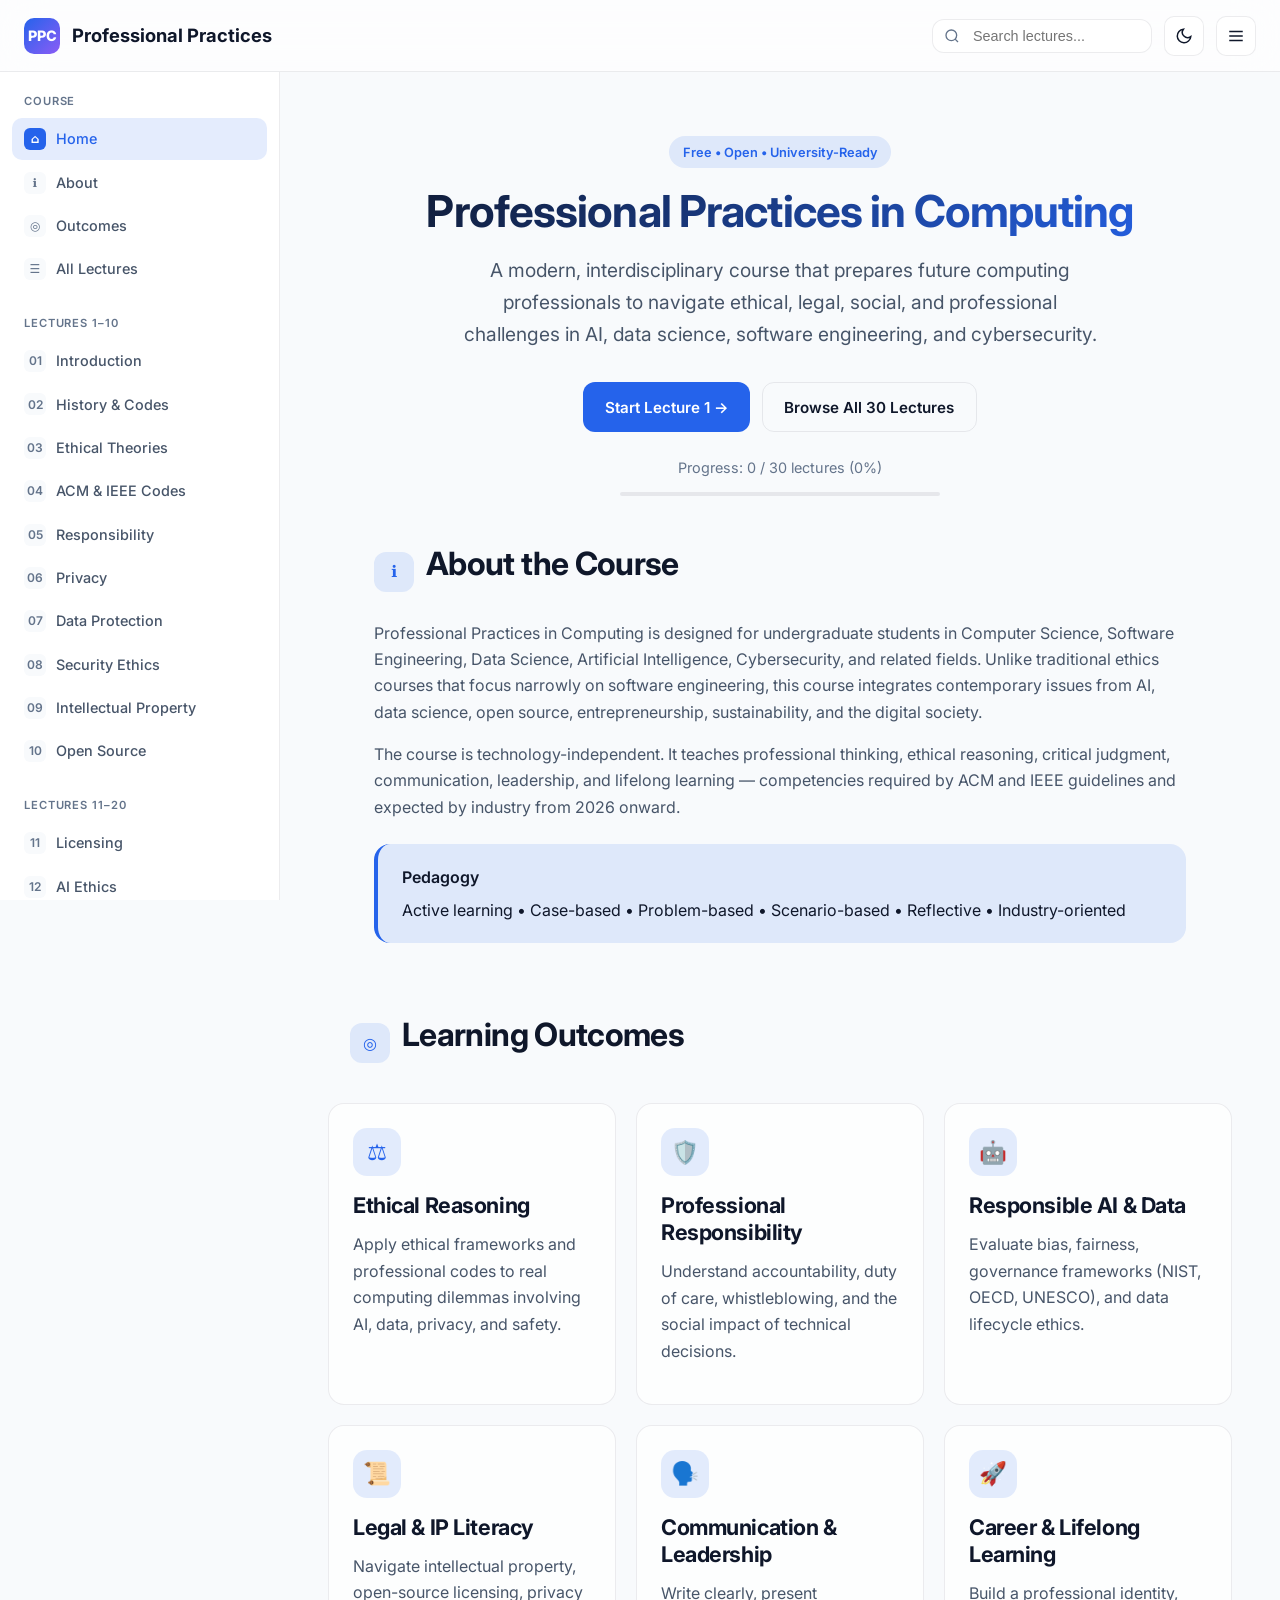
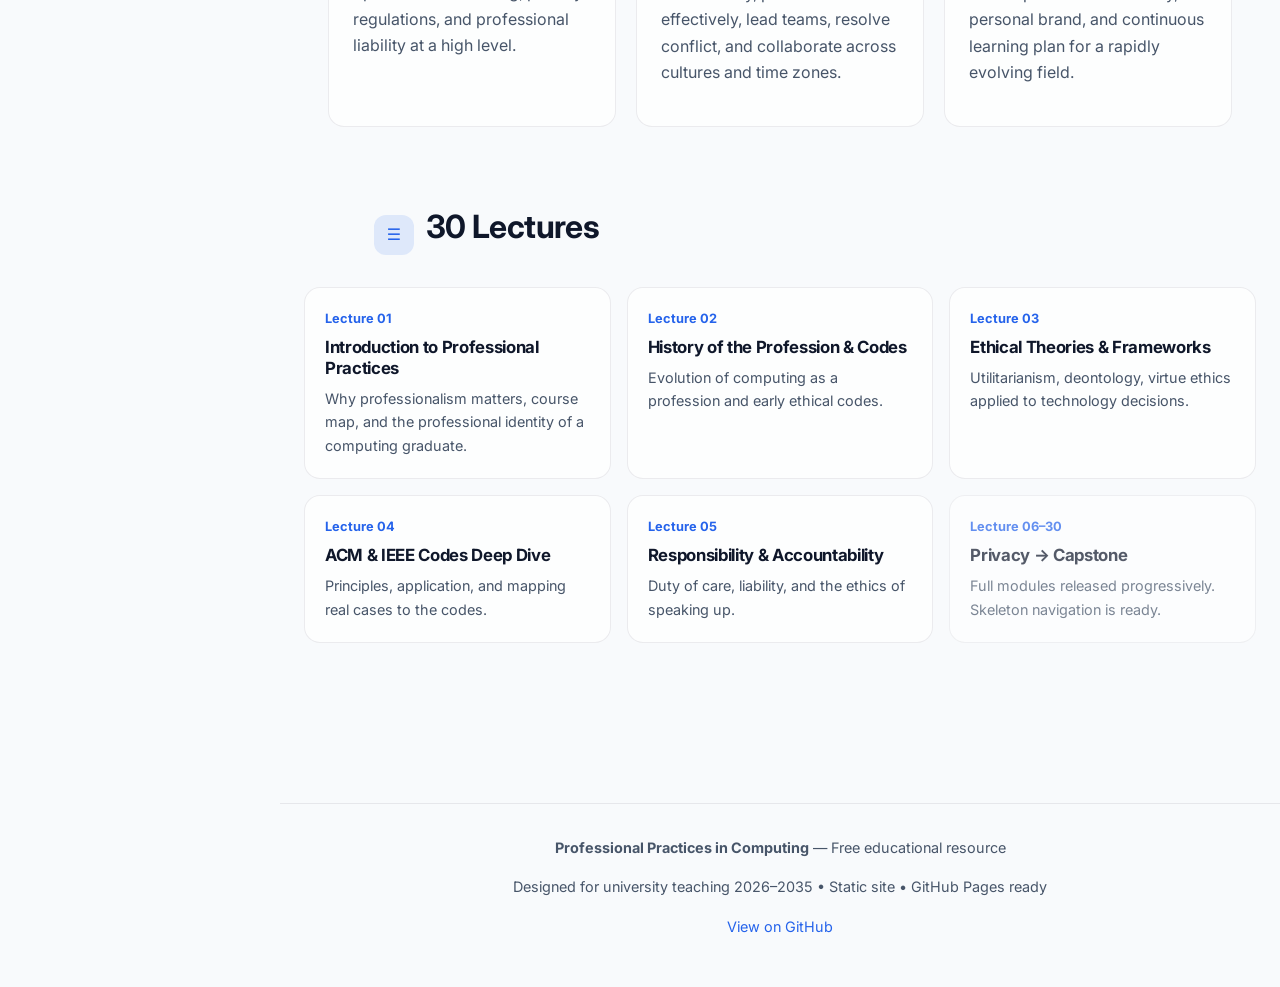
<file: index.html>
<!DOCTYPE html>
<html lang="en" data-theme="dark">
<head>
  <meta charset="UTF-8" />
  <meta name="viewport" content="width=device-width, initial-scale=1.0" />
  <meta name="description" content="Professional Practices in Computing — Industry-standard university course for CS, Software Engineering, Data Science, AI, and Cybersecurity students. Ethics, responsibility, AI governance, and professional skills." />
  <title>Professional Practices in Computing | Free University Course</title>
  <link rel="preconnect" href="https://fonts.googleapis.com" />
  <link rel="preconnect" href="https://fonts.gstatic.com" crossorigin />
  <link href="https://fonts.googleapis.com/css2?family=Inter:wght@400;500;600;700;800&family=JetBrains+Mono:wght@400;500&display=swap" rel="stylesheet" />
  <link rel="stylesheet" href="css/styles.css" />
  <link rel="icon" href="data:image/svg+xml,<svg xmlns='http://www.w3.org/2000/svg' viewBox='0 0 100 100'><text y='.9em' font-size='90'>PPC</text></svg>" />
</head>
<body>
  <!-- Navbar -->
  <nav class="navbar">
    <a href="index.html" class="navbar-brand">
      <div class="logo">PPC</div>
      <span>Professional Practices</span>
    </a>
    <div class="nav-actions">
      <div class="search-box">
        <svg width="16" height="16" viewBox="0 0 24 24" fill="none" stroke="currentColor" stroke-width="2"><circle cx="11" cy="11" r="8"/><path d="m21 21-4.35-4.35"/></svg>
        <input type="search" id="search-input" placeholder="Search lectures..." aria-label="Search" />
      </div>
      <button class="btn-icon" id="theme-toggle" aria-label="Toggle theme" title="Toggle dark/light mode"></button>
      <button class="btn-icon" id="menu-toggle" aria-label="Menu" title="Toggle sidebar">
        <svg width="18" height="18" viewBox="0 0 24 24" fill="none" stroke="currentColor" stroke-width="2"><path d="M3 12h18M3 6h18M3 18h18"/></svg>
      </button>
    </div>
  </nav>

  <div class="overlay" id="overlay"></div>

  <!-- Sidebar -->
  <aside class="sidebar" id="sidebar">
    <div class="sidebar-section">
      <div class="sidebar-title">Course</div>
      <a href="index.html" class="sidebar-link active">
        <span class="num">⌂</span> Home
      </a>
      <a href="#about" class="sidebar-link"><span class="num">ℹ</span> About</a>
      <a href="#outcomes" class="sidebar-link"><span class="num">◎</span> Outcomes</a>
      <a href="#lectures" class="sidebar-link"><span class="num">☰</span> All Lectures</a>
    </div>
    <div class="sidebar-section">
      <div class="sidebar-title">Lectures 1–10</div>
      <a href="lectures/lecture-01.html" class="sidebar-link" data-lecture="01"><span class="num">01</span> Introduction</a>
      <a href="lectures/lecture-02.html" class="sidebar-link" data-lecture="02"><span class="num">02</span> History & Codes</a>
      <a href="lectures/lecture-03.html" class="sidebar-link" data-lecture="03"><span class="num">03</span> Ethical Theories</a>
      <a href="lectures/lecture-04.html" class="sidebar-link" data-lecture="04"><span class="num">04</span> ACM & IEEE Codes</a>
      <a href="lectures/lecture-05.html" class="sidebar-link" data-lecture="05"><span class="num">05</span> Responsibility</a>
      <a href="#" class="sidebar-link" data-lecture="06"><span class="num">06</span> Privacy</a>
      <a href="#" class="sidebar-link" data-lecture="07"><span class="num">07</span> Data Protection</a>
      <a href="#" class="sidebar-link" data-lecture="08"><span class="num">08</span> Security Ethics</a>
      <a href="#" class="sidebar-link" data-lecture="09"><span class="num">09</span> Intellectual Property</a>
      <a href="#" class="sidebar-link" data-lecture="10"><span class="num">10</span> Open Source</a>
    </div>
    <div class="sidebar-section">
      <div class="sidebar-title">Lectures 11–20</div>
      <a href="#" class="sidebar-link" data-lecture="11"><span class="num">11</span> Licensing</a>
      <a href="#" class="sidebar-link" data-lecture="12"><span class="num">12</span> AI Ethics</a>
      <a href="#" class="sidebar-link" data-lecture="13"><span class="num">13</span> Bias & Fairness</a>
      <a href="#" class="sidebar-link" data-lecture="14"><span class="num">14</span> AI Governance</a>
      <a href="#" class="sidebar-link" data-lecture="15"><span class="num">15</span> Data Science Ethics</a>
      <a href="#" class="sidebar-link" data-lecture="16"><span class="num">16</span> Case: Social Media</a>
      <a href="#" class="sidebar-link" data-lecture="17"><span class="num">17</span> Safety-Critical</a>
      <a href="#" class="sidebar-link" data-lecture="18"><span class="num">18</span> Human Factors</a>
      <a href="#" class="sidebar-link" data-lecture="19"><span class="num">19</span> Green Computing</a>
      <a href="#" class="sidebar-link" data-lecture="20"><span class="num">20</span> Global Teams</a>
    </div>
    <div class="sidebar-section">
      <div class="sidebar-title">Lectures 21–30</div>
      <a href="#" class="sidebar-link" data-lecture="21"><span class="num">21</span> Teamwork</a>
      <a href="#" class="sidebar-link" data-lecture="22"><span class="num">22</span> Leadership</a>
      <a href="#" class="sidebar-link" data-lecture="23"><span class="num">23</span> Communication</a>
      <a href="#" class="sidebar-link" data-lecture="24"><span class="num">24</span> Presentations</a>
      <a href="#" class="sidebar-link" data-lecture="25"><span class="num">25</span> Project & Risk</a>
      <a href="#" class="sidebar-link" data-lecture="26"><span class="num">26</span> Entrepreneurship</a>
      <a href="#" class="sidebar-link" data-lecture="27"><span class="num">27</span> Career</a>
      <a href="#" class="sidebar-link" data-lecture="28"><span class="num">28</span> Lifelong Learning</a>
      <a href="#" class="sidebar-link" data-lecture="29"><span class="num">29</span> Societal Impact</a>
      <a href="#" class="sidebar-link" data-lecture="30"><span class="num">30</span> Capstone</a>
    </div>
  </aside>

  <!-- Main -->
  <div class="main-wrapper">
    <header class="hero">
      <div class="lecture-badge">Free • Open • University-Ready</div>
      <h1>Professional Practices in Computing</h1>
      <p class="hero-sub">
        A modern, interdisciplinary course that prepares future computing professionals 
        to navigate ethical, legal, social, and professional challenges in AI, data science, 
        software engineering, and cybersecurity.
      </p>
      <div class="flex gap-2 justify-between flex-wrap" style="justify-content:center;">
        <a href="lectures/lecture-01.html" class="btn btn-primary">Start Lecture 1 →</a>
        <a href="#lectures" class="btn btn-outline">Browse All 30 Lectures</a>
      </div>
      <div class="mt-3" style="font-size:0.9rem;color:var(--text-muted);">
        Progress: <span data-progress-text>0 / 30 lectures (0%)</span>
      </div>
      <div class="progress-bar-container" style="max-width:320px;margin:0.75rem auto 0;">
        <div class="progress-bar" data-progress-bar></div>
      </div>
    </header>

    <section id="about" class="section" style="max-width:860px;margin:0 auto;padding:0 1.5rem 3rem;">
      <div class="section-header">
        <div class="section-icon">ℹ</div>
        <h2>About the Course</h2>
      </div>
      <p>
        Professional Practices in Computing is designed for undergraduate students in 
        Computer Science, Software Engineering, Data Science, Artificial Intelligence, 
        Cybersecurity, and related fields. Unlike traditional ethics courses that focus 
        narrowly on software engineering, this course integrates contemporary issues from 
        AI, data science, open source, entrepreneurship, sustainability, and the digital society.
      </p>
      <p>
        The course is technology-independent. It teaches professional thinking, ethical reasoning, 
        critical judgment, communication, leadership, and lifelong learning — competencies 
        required by ACM and IEEE guidelines and expected by industry from 2026 onward.
      </p>
      <div class="callout callout-info">
        <div class="callout-title">Pedagogy</div>
        Active learning • Case-based • Problem-based • Scenario-based • Reflective • Industry-oriented
      </div>
    </section>

    <section id="outcomes" style="max-width:1100px;margin:0 auto;padding:0 1.5rem 3rem;">
      <div class="section-header" style="max-width:860px;margin:0 auto 1.5rem;">
        <div class="section-icon">◎</div>
        <h2>Learning Outcomes</h2>
      </div>
      <div class="feature-grid">
        <div class="feature-card">
          <div class="feature-icon">⚖️</div>
          <h3>Ethical Reasoning</h3>
          <p>Apply ethical frameworks and professional codes to real computing dilemmas involving AI, data, privacy, and safety.</p>
        </div>
        <div class="feature-card">
          <div class="feature-icon">🛡️</div>
          <h3>Professional Responsibility</h3>
          <p>Understand accountability, duty of care, whistleblowing, and the social impact of technical decisions.</p>
        </div>
        <div class="feature-card">
          <div class="feature-icon">🤖</div>
          <h3>Responsible AI & Data</h3>
          <p>Evaluate bias, fairness, governance frameworks (NIST, OECD, UNESCO), and data lifecycle ethics.</p>
        </div>
        <div class="feature-card">
          <div class="feature-icon">📜</div>
          <h3>Legal & IP Literacy</h3>
          <p>Navigate intellectual property, open-source licensing, privacy regulations, and professional liability at a high level.</p>
        </div>
        <div class="feature-card">
          <div class="feature-icon">🗣️</div>
          <h3>Communication & Leadership</h3>
          <p>Write clearly, present effectively, lead teams, resolve conflict, and collaborate across cultures and time zones.</p>
        </div>
        <div class="feature-card">
          <div class="feature-icon">🚀</div>
          <h3>Career & Lifelong Learning</h3>
          <p>Build a professional identity, personal brand, and continuous learning plan for a rapidly evolving field.</p>
        </div>
      </div>
    </section>

    <section id="lectures" style="padding-bottom:3rem;">
      <div class="section-header" style="max-width:860px;margin:0 auto 1.5rem;padding:0 1.5rem;">
        <div class="section-icon">☰</div>
        <h2>30 Lectures</h2>
      </div>
      <div class="lecture-grid">
        <a href="lectures/lecture-01.html" class="lecture-card">
          <span class="num">Lecture 01</span>
          <h3>Introduction to Professional Practices</h3>
          <p>Why professionalism matters, course map, and the professional identity of a computing graduate.</p>
        </a>
        <a href="lectures/lecture-02.html" class="lecture-card">
          <span class="num">Lecture 02</span>
          <h3>History of the Profession & Codes</h3>
          <p>Evolution of computing as a profession and early ethical codes.</p>
        </a>
        <a href="lectures/lecture-03.html" class="lecture-card">
          <span class="num">Lecture 03</span>
          <h3>Ethical Theories & Frameworks</h3>
          <p>Utilitarianism, deontology, virtue ethics applied to technology decisions.</p>
        </a>
        <a href="lectures/lecture-04.html" class="lecture-card">
          <span class="num">Lecture 04</span>
          <h3>ACM & IEEE Codes Deep Dive</h3>
          <p>Principles, application, and mapping real cases to the codes.</p>
        </a>
        <a href="lectures/lecture-05.html" class="lecture-card">
          <span class="num">Lecture 05</span>
          <h3>Responsibility & Accountability</h3>
          <p>Duty of care, liability, and the ethics of speaking up.</p>
        </a>
        <div class="lecture-card" style="opacity:0.7;">
          <span class="num">Lecture 06–30</span>
          <h3>Privacy → Capstone</h3>
          <p>Full modules released progressively. Skeleton navigation is ready.</p>
        </div>
      </div>
    </section>

    <footer class="site-footer">
      <p><strong>Professional Practices in Computing</strong> — Free educational resource</p>
      <p>Designed for university teaching 2026–2035 • Static site • GitHub Pages ready</p>
      <p style="margin-top:0.75rem;">
        <a href="https://github.com/zuhaibbutt786/professional-practices-in-computing" target="_blank" rel="noopener">View on GitHub</a>
      </p>
    </footer>
  </div>

  <script src="js/main.js"></script>
</body>
</html>
</file>
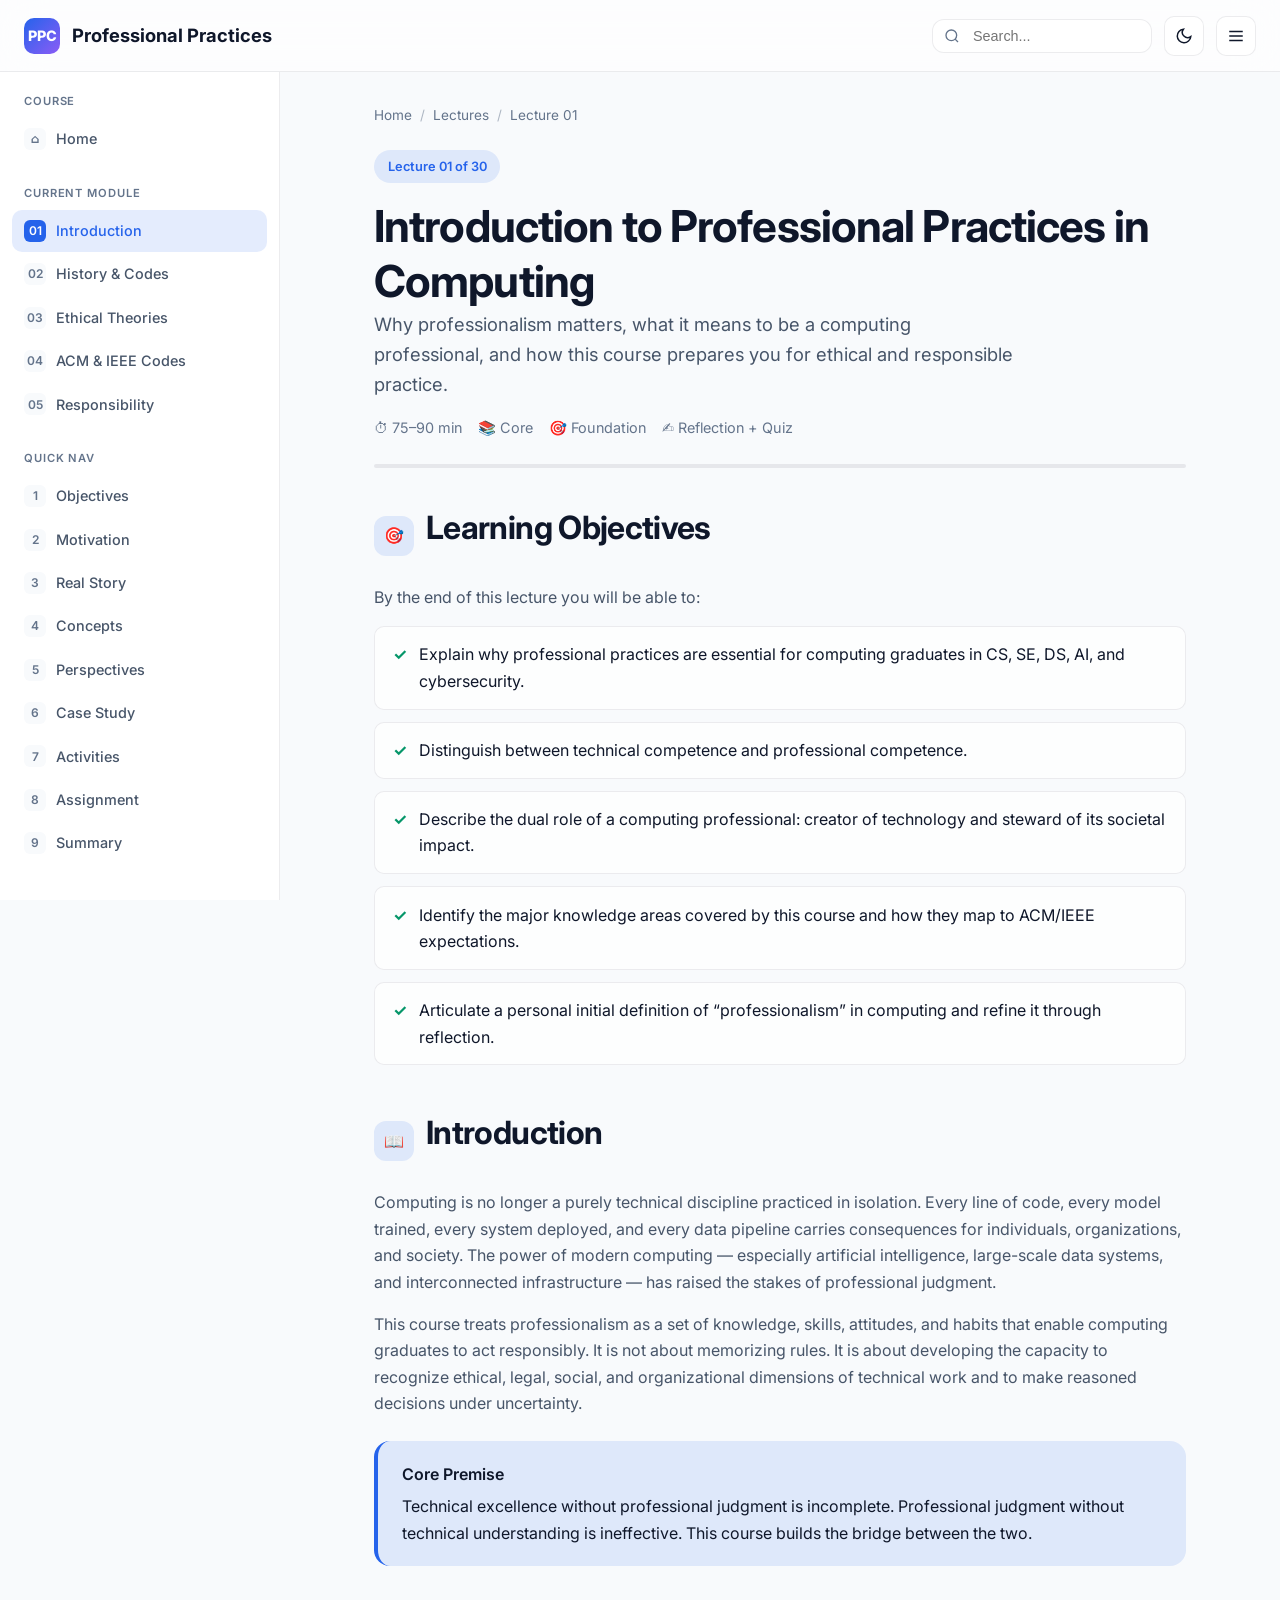
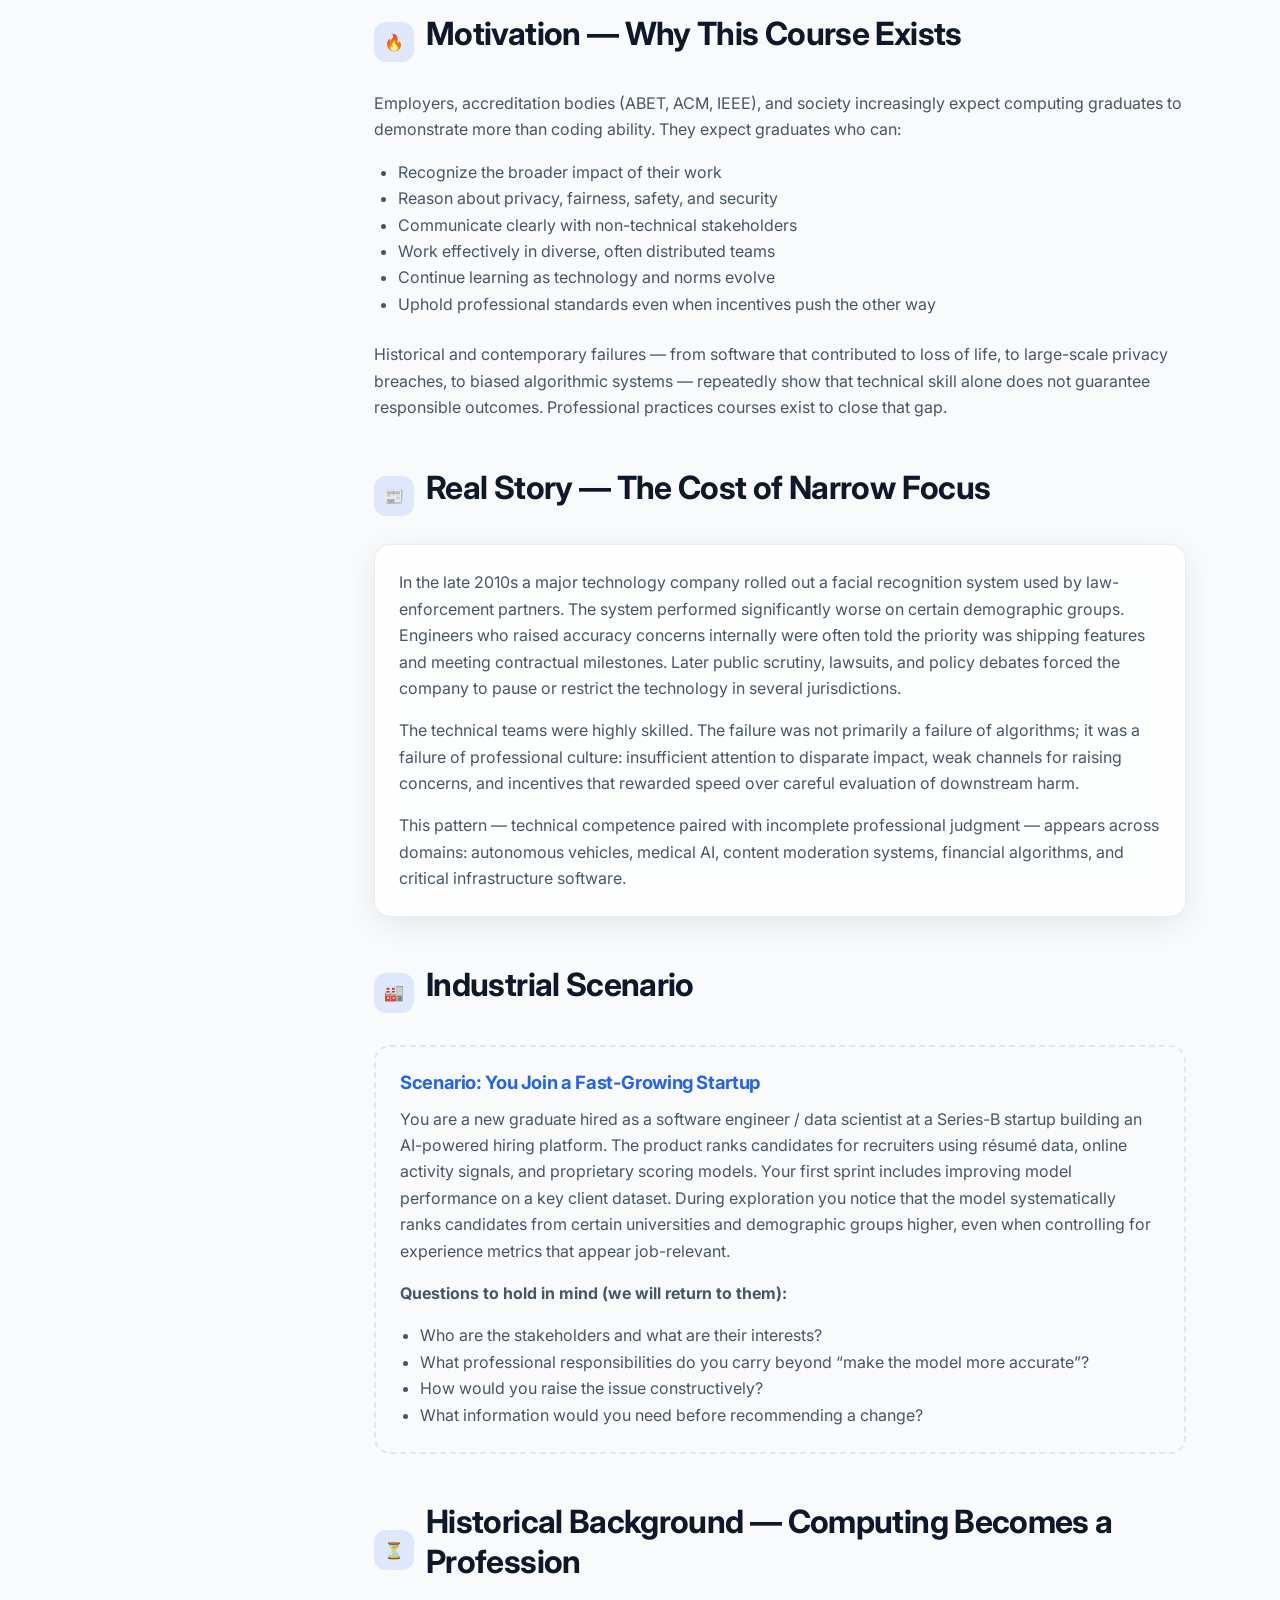
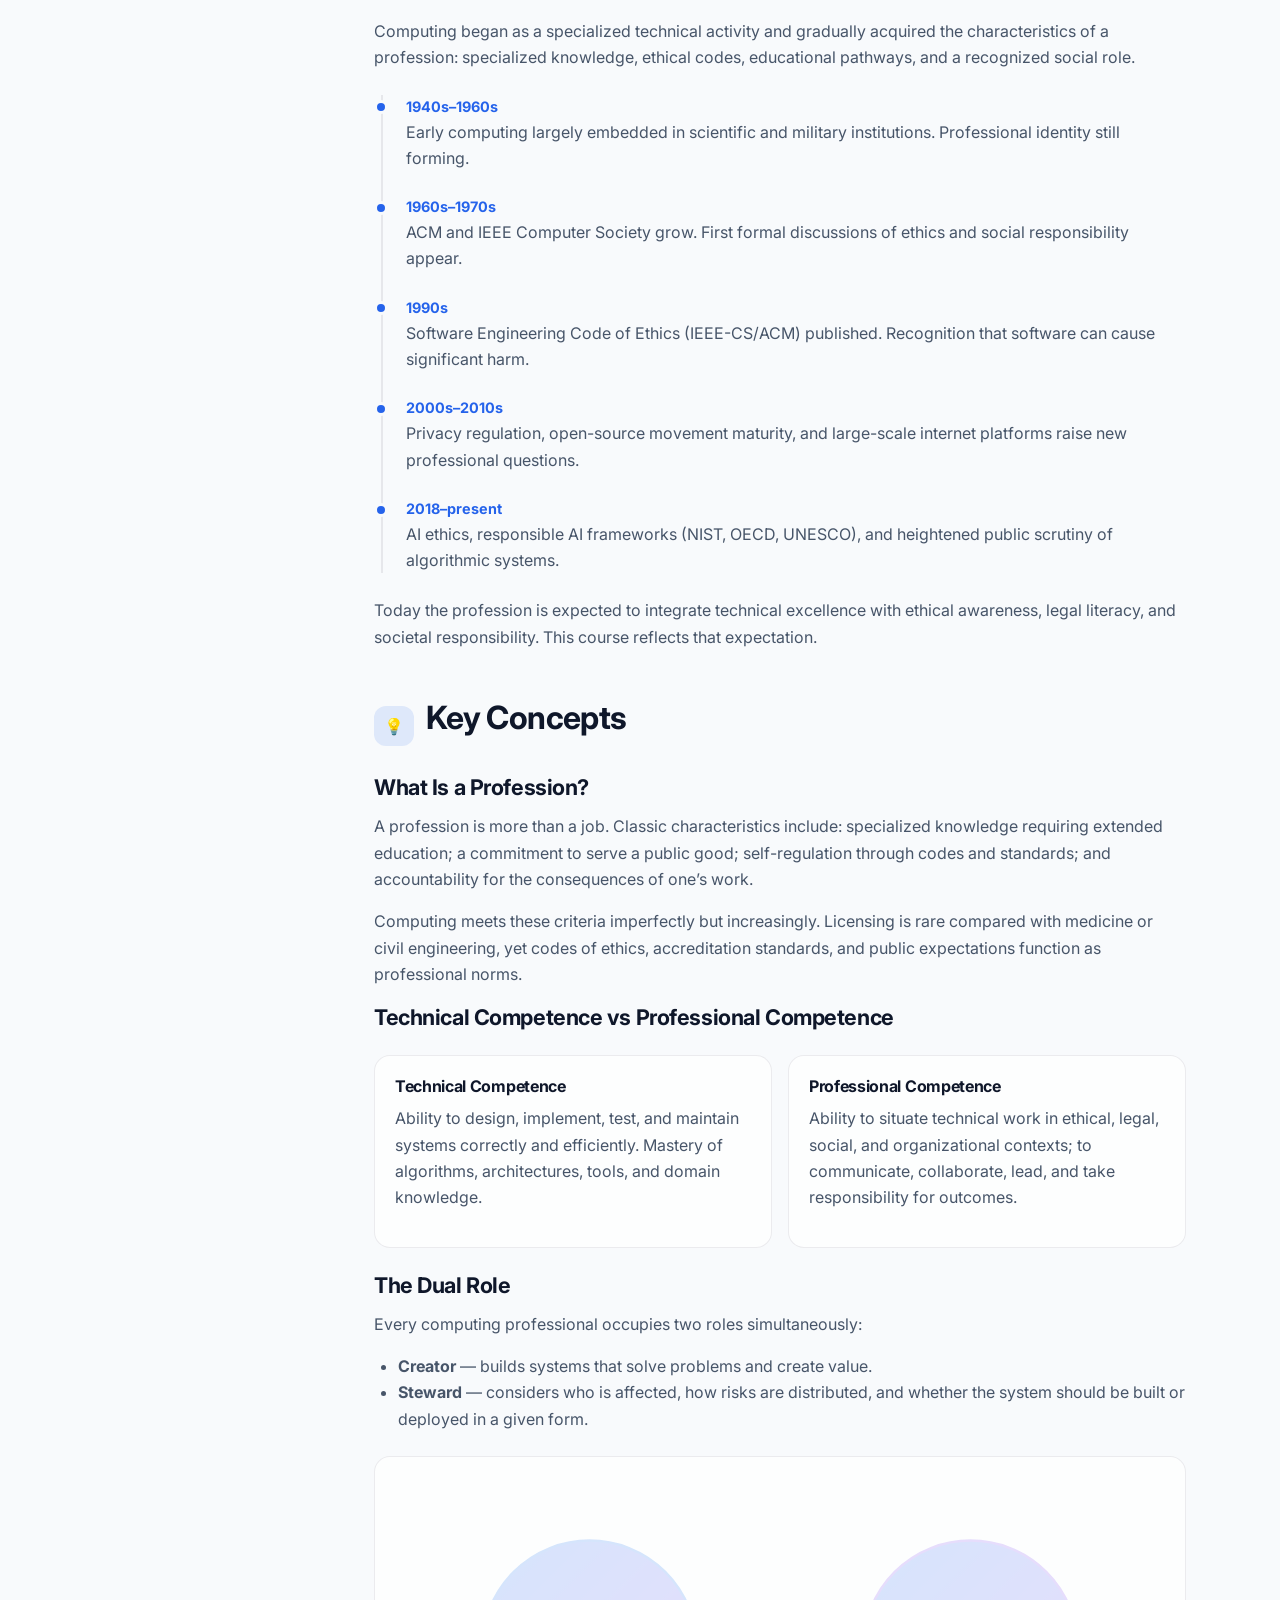
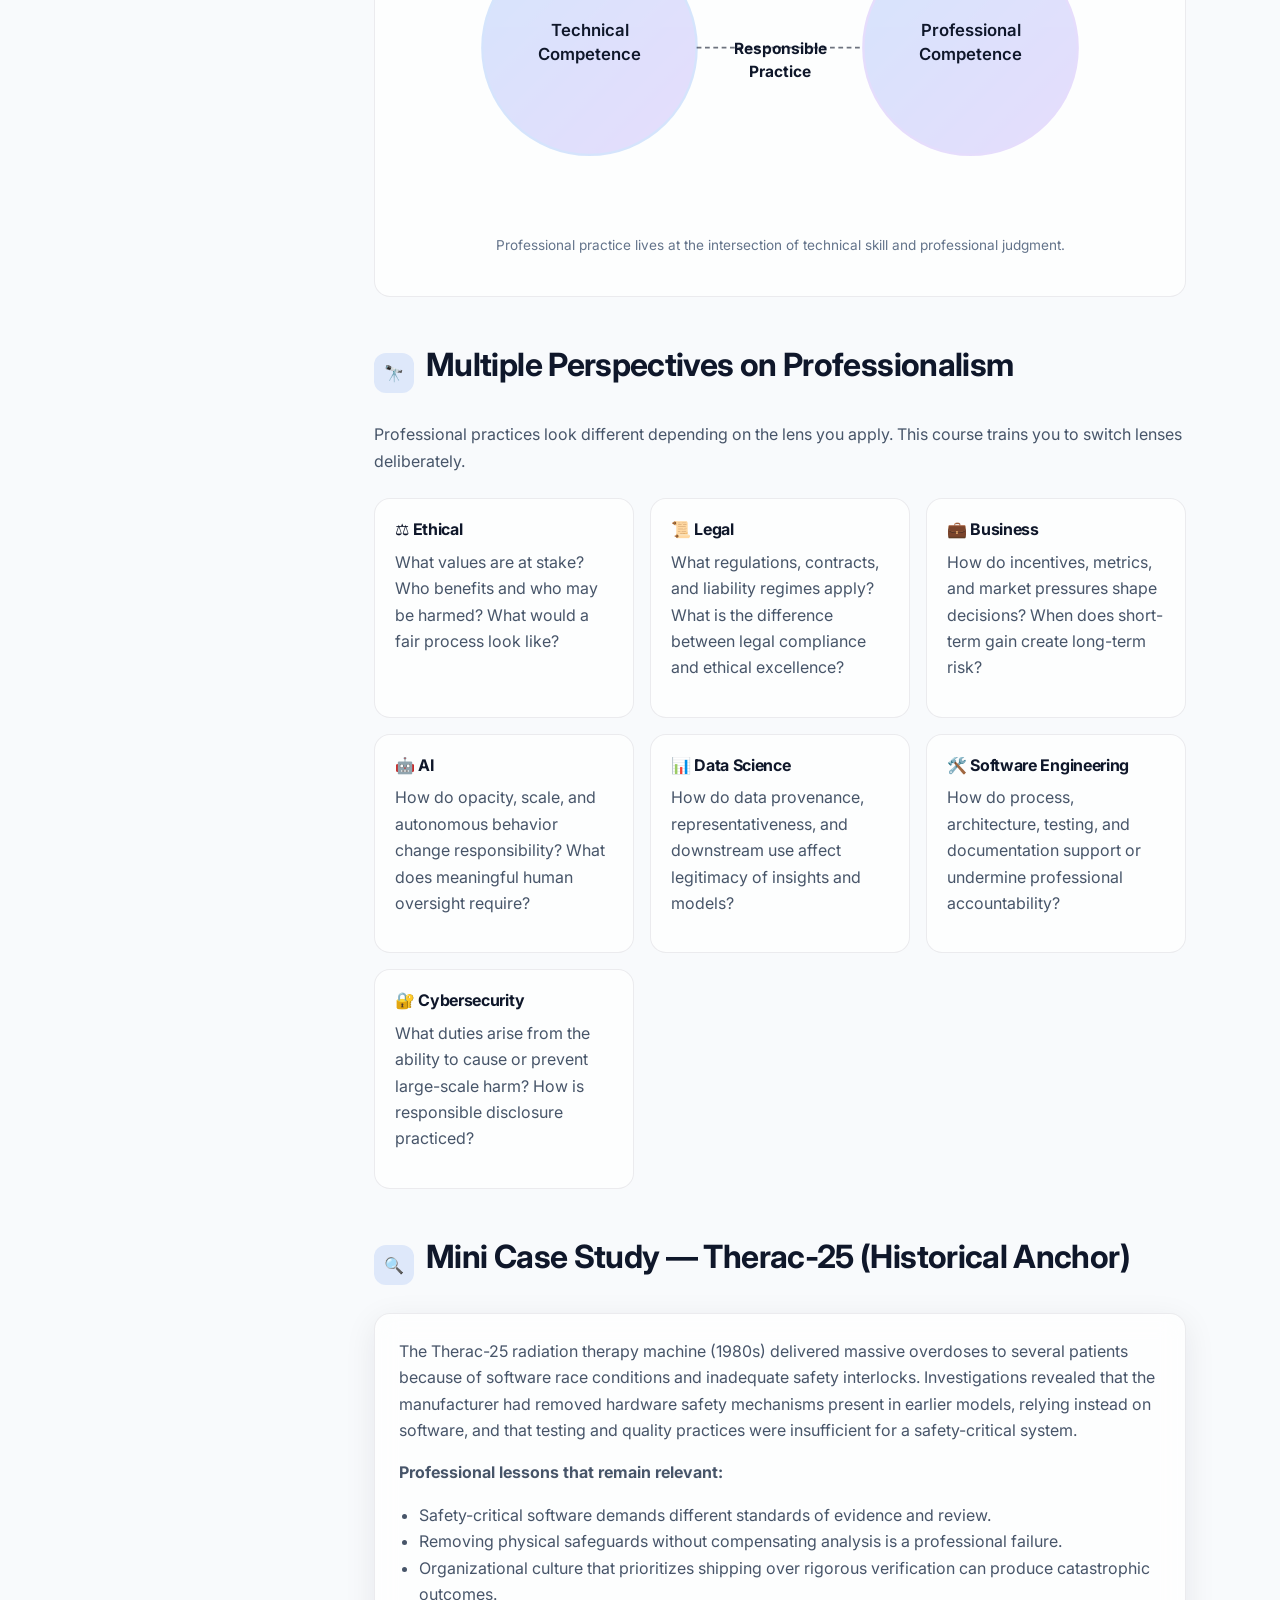
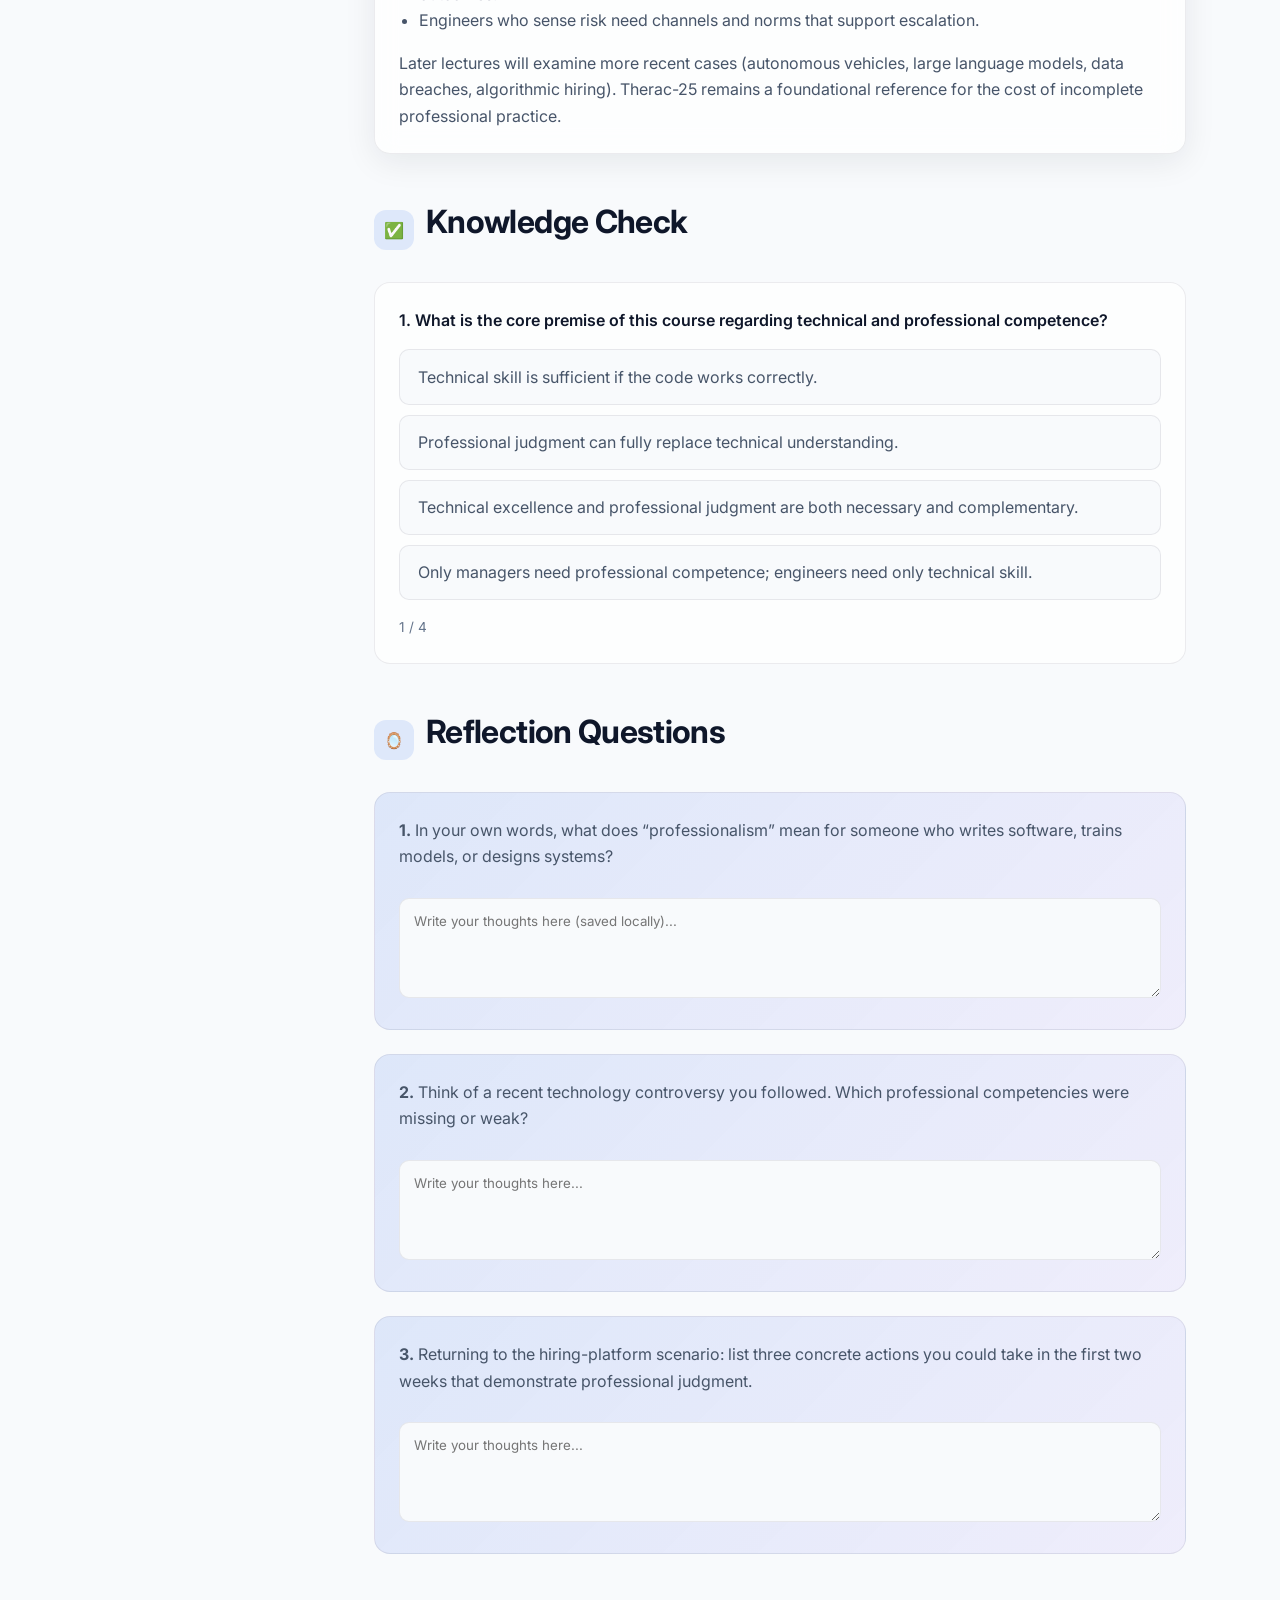
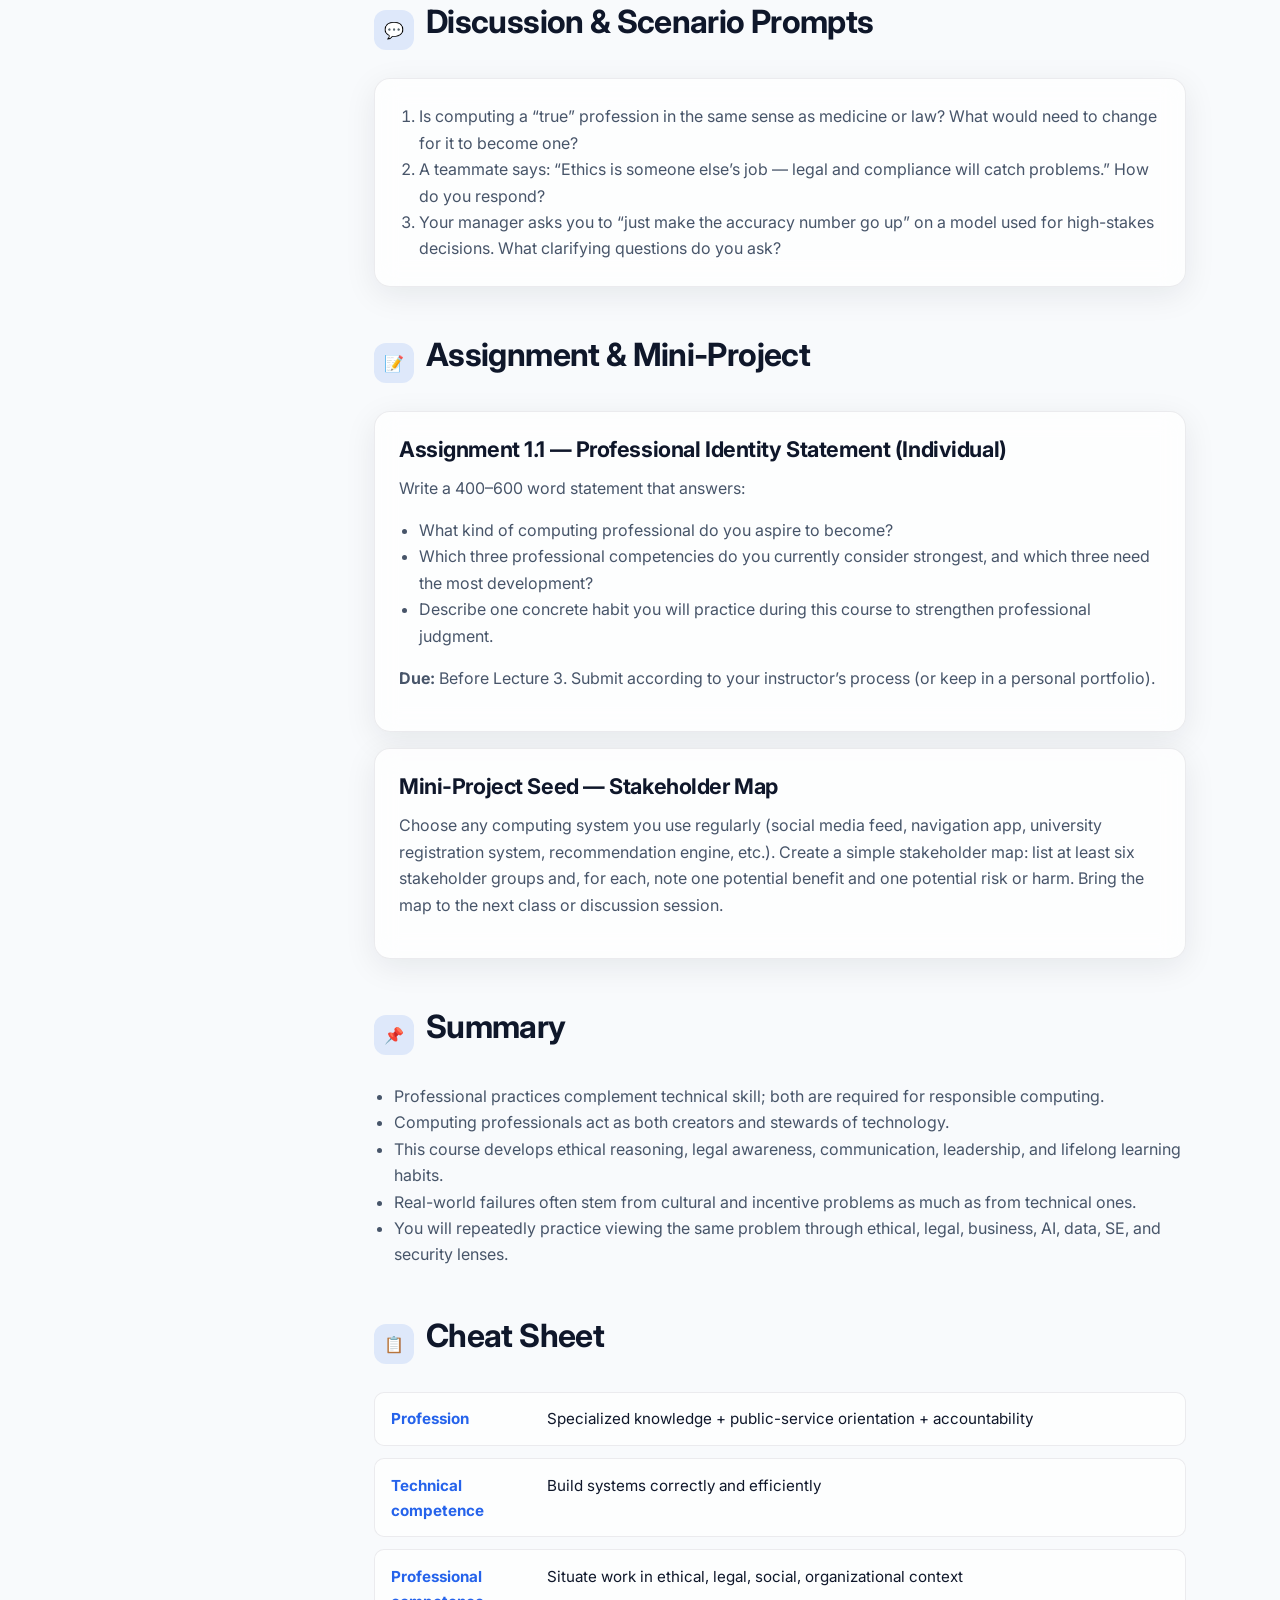
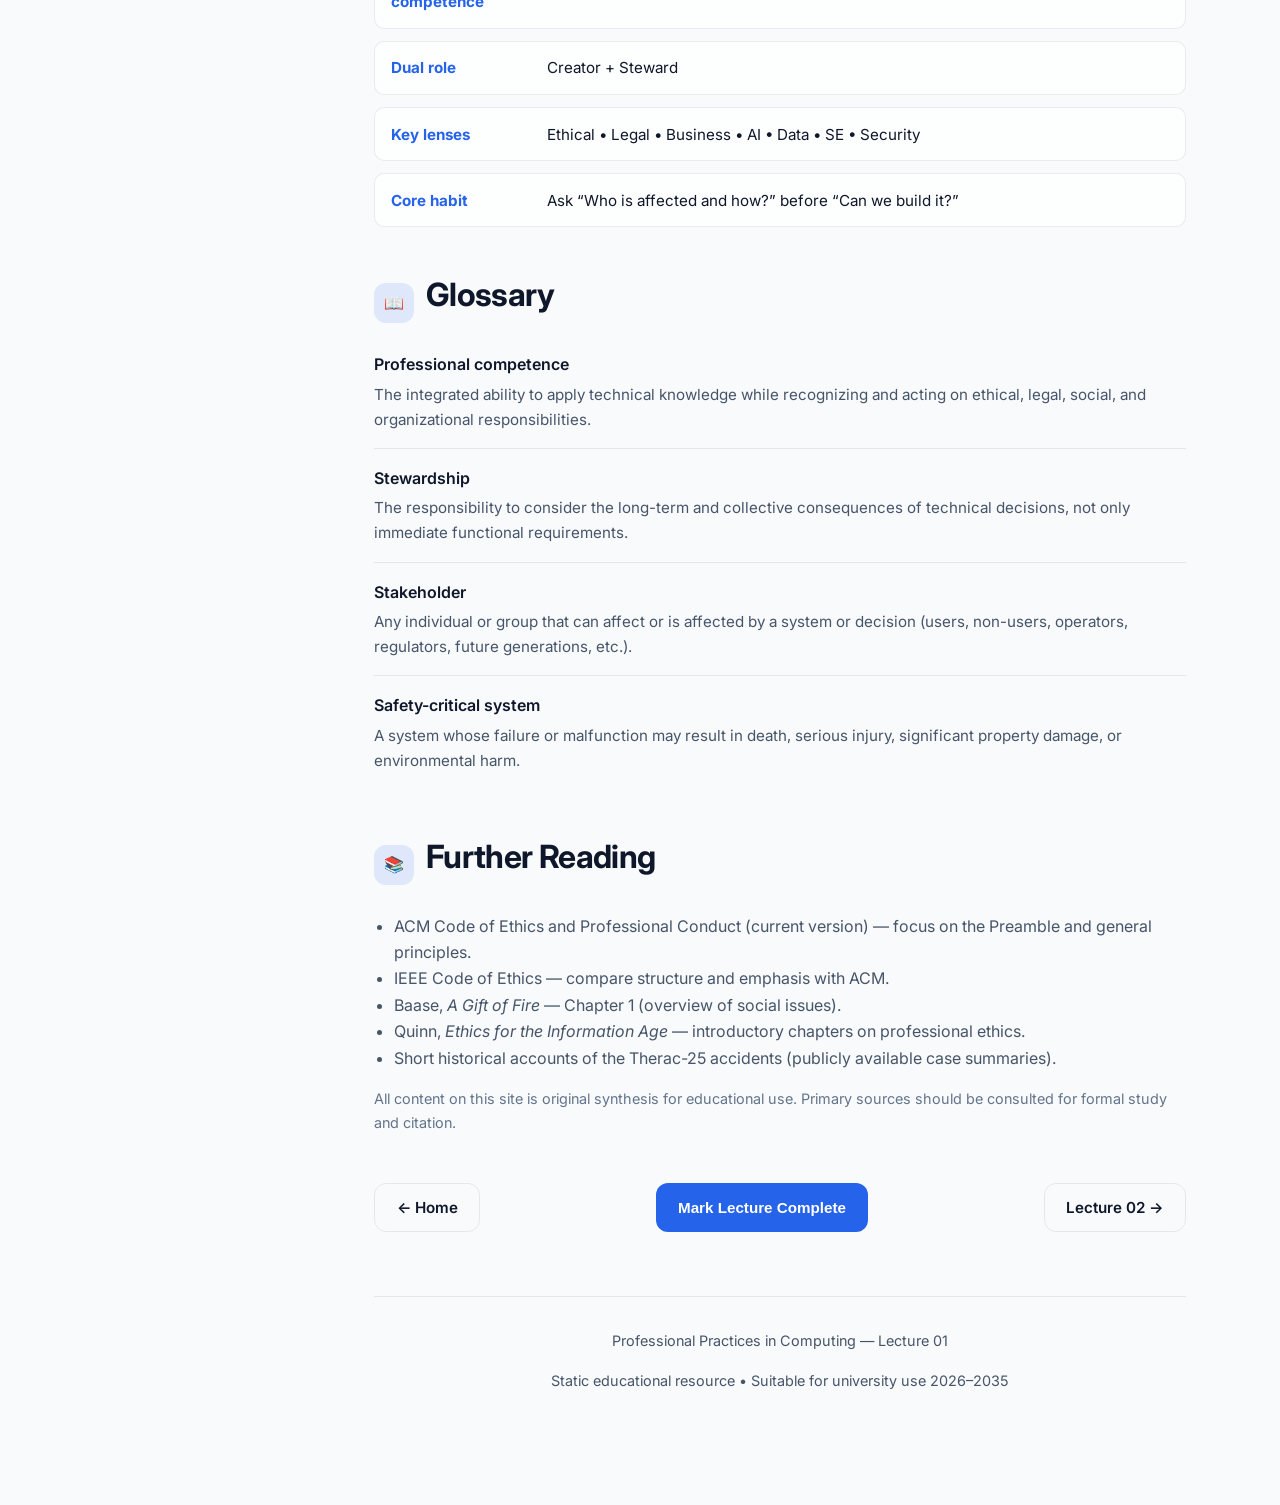
<file: lectures/lecture-01.html>
<!DOCTYPE html>
<html lang="en" data-theme="dark">
<head>
  <meta charset="UTF-8" />
  <meta name="viewport" content="width=device-width, initial-scale=1.0" />
  <meta name="description" content="Lecture 1: Introduction to Professional Practices in Computing — Why professionalism matters, professional identity, and the roadmap for ethical and responsible computing." />
  <title>Lecture 01 — Introduction | Professional Practices in Computing</title>
  <link rel="preconnect" href="https://fonts.googleapis.com" />
  <link rel="preconnect" href="https://fonts.gstatic.com" crossorigin />
  <link href="https://fonts.googleapis.com/css2?family=Inter:wght@400;500;600;700;800&family=JetBrains+Mono:wght@400;500&display=swap" rel="stylesheet" />
  <link rel="stylesheet" href="../css/styles.css" />
</head>
<body>
  <nav class="navbar">
    <a href="../index.html" class="navbar-brand">
      <div class="logo">PPC</div>
      <span>Professional Practices</span>
    </a>
    <div class="nav-actions">
      <div class="search-box">
        <svg width="16" height="16" viewBox="0 0 24 24" fill="none" stroke="currentColor" stroke-width="2"><circle cx="11" cy="11" r="8"/><path d="m21 21-4.35-4.35"/></svg>
        <input type="search" id="search-input" placeholder="Search..." aria-label="Search" />
      </div>
      <button class="btn-icon" id="theme-toggle" aria-label="Toggle theme"></button>
      <button class="btn-icon" id="menu-toggle" aria-label="Menu">
        <svg width="18" height="18" viewBox="0 0 24 24" fill="none" stroke="currentColor" stroke-width="2"><path d="M3 12h18M3 6h18M3 18h18"/></svg>
      </button>
    </div>
  </nav>

  <div class="overlay" id="overlay"></div>

  <aside class="sidebar" id="sidebar">
    <div class="sidebar-section">
      <div class="sidebar-title">Course</div>
      <a href="../index.html" class="sidebar-link"><span class="num">⌂</span> Home</a>
    </div>
    <div class="sidebar-section">
      <div class="sidebar-title">Current Module</div>
      <a href="lecture-01.html" class="sidebar-link active" data-lecture="01"><span class="num">01</span> Introduction</a>
      <a href="lecture-02.html" class="sidebar-link" data-lecture="02"><span class="num">02</span> History & Codes</a>
      <a href="lecture-03.html" class="sidebar-link" data-lecture="03"><span class="num">03</span> Ethical Theories</a>
      <a href="lecture-04.html" class="sidebar-link" data-lecture="04"><span class="num">04</span> ACM & IEEE Codes</a>
      <a href="lecture-05.html" class="sidebar-link" data-lecture="05"><span class="num">05</span> Responsibility</a>
    </div>
    <div class="sidebar-section">
      <div class="sidebar-title">Quick Nav</div>
      <a href="#objectives" class="sidebar-link"><span class="num">1</span> Objectives</a>
      <a href="#motivation" class="sidebar-link"><span class="num">2</span> Motivation</a>
      <a href="#story" class="sidebar-link"><span class="num">3</span> Real Story</a>
      <a href="#concepts" class="sidebar-link"><span class="num">4</span> Concepts</a>
      <a href="#perspectives" class="sidebar-link"><span class="num">5</span> Perspectives</a>
      <a href="#case" class="sidebar-link"><span class="num">6</span> Case Study</a>
      <a href="#activity" class="sidebar-link"><span class="num">7</span> Activities</a>
      <a href="#assignment" class="sidebar-link"><span class="num">8</span> Assignment</a>
      <a href="#summary" class="sidebar-link"><span class="num">9</span> Summary</a>
    </div>
  </aside>

  <div class="main-wrapper">
    <div class="content">
      <!-- Breadcrumbs -->
      <nav class="breadcrumbs" aria-label="Breadcrumb">
        <a href="../index.html">Home</a>
        <span class="sep">/</span>
        <a href="../index.html#lectures">Lectures</a>
        <span class="sep">/</span>
        <span>Lecture 01</span>
      </nav>

      <!-- Header -->
      <header class="lecture-header">
        <div class="lecture-badge">Lecture 01 of 30</div>
        <h1>Introduction to Professional Practices in Computing</h1>
        <p style="font-size:1.15rem;color:var(--text-secondary);max-width:640px;">
          Why professionalism matters, what it means to be a computing professional, 
          and how this course prepares you for ethical and responsible practice.
        </p>
        <div class="lecture-meta">
          <span>⏱ 75–90 min</span>
          <span>📚 Core</span>
          <span>🎯 Foundation</span>
          <span>✍️ Reflection + Quiz</span>
        </div>
        <div class="progress-bar-container">
          <div class="progress-bar" data-progress-bar></div>
        </div>
      </header>

      <!-- 1. Learning Objectives -->
      <section id="objectives" class="section">
        <div class="section-header">
          <div class="section-icon">🎯</div>
          <h2>Learning Objectives</h2>
        </div>
        <p>By the end of this lecture you will be able to:</p>
        <ul class="objectives-list">
          <li>Explain why professional practices are essential for computing graduates in CS, SE, DS, AI, and cybersecurity.</li>
          <li>Distinguish between technical competence and professional competence.</li>
          <li>Describe the dual role of a computing professional: creator of technology and steward of its societal impact.</li>
          <li>Identify the major knowledge areas covered by this course and how they map to ACM/IEEE expectations.</li>
          <li>Articulate a personal initial definition of “professionalism” in computing and refine it through reflection.</li>
        </ul>
      </section>

      <!-- 2. Introduction -->
      <section id="intro" class="section">
        <div class="section-header">
          <div class="section-icon">📖</div>
          <h2>Introduction</h2>
        </div>
        <p>
          Computing is no longer a purely technical discipline practiced in isolation. 
          Every line of code, every model trained, every system deployed, and every data pipeline 
          carries consequences for individuals, organizations, and society. The power of modern 
          computing — especially artificial intelligence, large-scale data systems, and 
          interconnected infrastructure — has raised the stakes of professional judgment.
        </p>
        <p>
          This course treats professionalism as a set of knowledge, skills, attitudes, and habits 
          that enable computing graduates to act responsibly. It is not about memorizing rules. 
          It is about developing the capacity to recognize ethical, legal, social, and organizational 
          dimensions of technical work and to make reasoned decisions under uncertainty.
        </p>
        <div class="callout callout-info">
          <div class="callout-title">Core Premise</div>
          Technical excellence without professional judgment is incomplete. 
          Professional judgment without technical understanding is ineffective. 
          This course builds the bridge between the two.
        </div>
      </section>

      <!-- 3. Motivation -->
      <section id="motivation" class="section">
        <div class="section-header">
          <div class="section-icon">🔥</div>
          <h2>Motivation — Why This Course Exists</h2>
        </div>
        <p>
          Employers, accreditation bodies (ABET, ACM, IEEE), and society increasingly expect 
          computing graduates to demonstrate more than coding ability. They expect graduates who can:
        </p>
        <ul style="margin:1rem 0 1.5rem 1.5rem;color:var(--text-secondary);">
          <li>Recognize the broader impact of their work</li>
          <li>Reason about privacy, fairness, safety, and security</li>
          <li>Communicate clearly with non-technical stakeholders</li>
          <li>Work effectively in diverse, often distributed teams</li>
          <li>Continue learning as technology and norms evolve</li>
          <li>Uphold professional standards even when incentives push the other way</li>
        </ul>
        <p>
          Historical and contemporary failures — from software that contributed to loss of life, 
          to large-scale privacy breaches, to biased algorithmic systems — repeatedly show that 
          technical skill alone does not guarantee responsible outcomes. Professional practices 
          courses exist to close that gap.
        </p>
      </section>

      <!-- 4. Real Story -->
      <section id="story" class="section">
        <div class="section-header">
          <div class="section-icon">📰</div>
          <h2>Real Story — The Cost of Narrow Focus</h2>
        </div>
        <div class="card">
          <p>
            In the late 2010s a major technology company rolled out a facial recognition system 
            used by law-enforcement partners. The system performed significantly worse on certain 
            demographic groups. Engineers who raised accuracy concerns internally were often told 
            the priority was shipping features and meeting contractual milestones. Later public 
            scrutiny, lawsuits, and policy debates forced the company to pause or restrict the 
            technology in several jurisdictions.
          </p>
          <p>
            The technical teams were highly skilled. The failure was not primarily a failure of 
            algorithms; it was a failure of professional culture: insufficient attention to 
            disparate impact, weak channels for raising concerns, and incentives that rewarded 
            speed over careful evaluation of downstream harm.
          </p>
          <p style="margin-bottom:0;">
            This pattern — technical competence paired with incomplete professional judgment — 
            appears across domains: autonomous vehicles, medical AI, content moderation systems, 
            financial algorithms, and critical infrastructure software.
          </p>
        </div>
      </section>

      <!-- 5. Industrial Scenario -->
      <section id="scenario" class="section">
        <div class="section-header">
          <div class="section-icon">🏭</div>
          <h2>Industrial Scenario</h2>
        </div>
        <div class="activity-card">
          <h4>Scenario: You Join a Fast-Growing Startup</h4>
          <p>
            You are a new graduate hired as a software engineer / data scientist at a Series-B 
            startup building an AI-powered hiring platform. The product ranks candidates for 
            recruiters using résumé data, online activity signals, and proprietary scoring models. 
            Your first sprint includes improving model performance on a key client dataset. 
            During exploration you notice that the model systematically ranks candidates from 
            certain universities and demographic groups higher, even when controlling for 
            experience metrics that appear job-relevant.
          </p>
          <p><strong>Questions to hold in mind (we will return to them):</strong></p>
          <ul style="margin-left:1.25rem;color:var(--text-secondary);">
            <li>Who are the stakeholders and what are their interests?</li>
            <li>What professional responsibilities do you carry beyond “make the model more accurate”?</li>
            <li>How would you raise the issue constructively?</li>
            <li>What information would you need before recommending a change?</li>
          </ul>
        </div>
      </section>

      <!-- 6. Historical Background -->
      <section id="history" class="section">
        <div class="section-header">
          <div class="section-icon">⏳</div>
          <h2>Historical Background — Computing Becomes a Profession</h2>
        </div>
        <p>
          Computing began as a specialized technical activity and gradually acquired the 
          characteristics of a profession: specialized knowledge, ethical codes, educational 
          pathways, and a recognized social role.
        </p>
        <div class="timeline">
          <div class="timeline-item">
            <div class="timeline-year">1940s–1960s</div>
            <p>Early computing largely embedded in scientific and military institutions. Professional identity still forming.</p>
          </div>
          <div class="timeline-item">
            <div class="timeline-year">1960s–1970s</div>
            <p>ACM and IEEE Computer Society grow. First formal discussions of ethics and social responsibility appear.</p>
          </div>
          <div class="timeline-item">
            <div class="timeline-year">1990s</div>
            <p>Software Engineering Code of Ethics (IEEE-CS/ACM) published. Recognition that software can cause significant harm.</p>
          </div>
          <div class="timeline-item">
            <div class="timeline-year">2000s–2010s</div>
            <p>Privacy regulation, open-source movement maturity, and large-scale internet platforms raise new professional questions.</p>
          </div>
          <div class="timeline-item">
            <div class="timeline-year">2018–present</div>
            <p>AI ethics, responsible AI frameworks (NIST, OECD, UNESCO), and heightened public scrutiny of algorithmic systems.</p>
          </div>
        </div>
        <p>
          Today the profession is expected to integrate technical excellence with ethical 
          awareness, legal literacy, and societal responsibility. This course reflects that expectation.
        </p>
      </section>

      <!-- 7. Concept Explanation -->
      <section id="concepts" class="section">
        <div class="section-header">
          <div class="section-icon">💡</div>
          <h2>Key Concepts</h2>
        </div>

        <h3>What Is a Profession?</h3>
        <p>
          A profession is more than a job. Classic characteristics include: specialized knowledge 
          requiring extended education; a commitment to serve a public good; self-regulation 
          through codes and standards; and accountability for the consequences of one’s work.
        </p>
        <p>
          Computing meets these criteria imperfectly but increasingly. Licensing is rare compared 
          with medicine or civil engineering, yet codes of ethics, accreditation standards, and 
          public expectations function as professional norms.
        </p>

        <h3>Technical Competence vs Professional Competence</h3>
        <div class="perspective-grid">
          <div class="perspective-card">
            <h4>Technical Competence</h4>
            <p>Ability to design, implement, test, and maintain systems correctly and efficiently. Mastery of algorithms, architectures, tools, and domain knowledge.</p>
          </div>
          <div class="perspective-card">
            <h4>Professional Competence</h4>
            <p>Ability to situate technical work in ethical, legal, social, and organizational contexts; to communicate, collaborate, lead, and take responsibility for outcomes.</p>
          </div>
        </div>

        <h3>The Dual Role</h3>
        <p>
          Every computing professional occupies two roles simultaneously:
        </p>
        <ul style="margin:1rem 0 1.5rem 1.5rem;color:var(--text-secondary);">
          <li><strong>Creator</strong> — builds systems that solve problems and create value.</li>
          <li><strong>Steward</strong> — considers who is affected, how risks are distributed, and whether the system should be built or deployed in a given form.</li>
        </ul>

        <!-- SVG Diagram -->
        <div class="svg-container">
          <svg viewBox="0 0 640 280" xmlns="http://www.w3.org/2000/svg" role="img" aria-label="Professional competence model">
            <defs>
              <linearGradient id="g1" x1="0%" y1="0%" x2="100%" y2="100%">
                <stop offset="0%" style="stop-color:#3b82f6"/>
                <stop offset="100%" style="stop-color:#8b5cf6"/>
              </linearGradient>
            </defs>
            <!-- Left circle -->
            <circle cx="160" cy="140" r="90" fill="url(#g1)" opacity="0.2" stroke="#3b82f6" stroke-width="2"/>
            <text x="160" y="130" text-anchor="middle" fill="currentColor" font-size="14" font-weight="600">Technical</text>
            <text x="160" y="150" text-anchor="middle" fill="currentColor" font-size="14" font-weight="600">Competence</text>
            <!-- Right circle -->
            <circle cx="480" cy="140" r="90" fill="url(#g1)" opacity="0.2" stroke="#8b5cf6" stroke-width="2"/>
            <text x="480" y="130" text-anchor="middle" fill="currentColor" font-size="14" font-weight="600">Professional</text>
            <text x="480" y="150" text-anchor="middle" fill="currentColor" font-size="14" font-weight="600">Competence</text>
            <!-- Overlap label -->
            <text x="320" y="145" text-anchor="middle" fill="currentColor" font-size="13" font-weight="700">Responsible</text>
            <text x="320" y="165" text-anchor="middle" fill="currentColor" font-size="13" font-weight="700">Practice</text>
            <!-- Arrow -->
            <path d="M250 140 H390" stroke="currentColor" stroke-width="1.5" stroke-dasharray="4 3" opacity="0.6"/>
          </svg>
          <p style="font-size:0.85rem;color:var(--text-muted);margin-top:0.75rem;">
            Professional practice lives at the intersection of technical skill and professional judgment.
          </p>
        </div>
      </section>

      <!-- 8. Multi Perspectives -->
      <section id="perspectives" class="section">
        <div class="section-header">
          <div class="section-icon">🔭</div>
          <h2>Multiple Perspectives on Professionalism</h2>
        </div>
        <p>Professional practices look different depending on the lens you apply. This course trains you to switch lenses deliberately.</p>

        <div class="perspective-grid">
          <div class="perspective-card">
            <h4>⚖️ Ethical</h4>
            <p>What values are at stake? Who benefits and who may be harmed? What would a fair process look like?</p>
          </div>
          <div class="perspective-card">
            <h4>📜 Legal</h4>
            <p>What regulations, contracts, and liability regimes apply? What is the difference between legal compliance and ethical excellence?</p>
          </div>
          <div class="perspective-card">
            <h4>💼 Business</h4>
            <p>How do incentives, metrics, and market pressures shape decisions? When does short-term gain create long-term risk?</p>
          </div>
          <div class="perspective-card">
            <h4>🤖 AI</h4>
            <p>How do opacity, scale, and autonomous behavior change responsibility? What does meaningful human oversight require?</p>
          </div>
          <div class="perspective-card">
            <h4>📊 Data Science</h4>
            <p>How do data provenance, representativeness, and downstream use affect legitimacy of insights and models?</p>
          </div>
          <div class="perspective-card">
            <h4>🛠️ Software Engineering</h4>
            <p>How do process, architecture, testing, and documentation support or undermine professional accountability?</p>
          </div>
          <div class="perspective-card">
            <h4>🔐 Cybersecurity</h4>
            <p>What duties arise from the ability to cause or prevent large-scale harm? How is responsible disclosure practiced?</p>
          </div>
        </div>
      </section>

      <!-- 9. Case Study -->
      <section id="case" class="section">
        <div class="section-header">
          <div class="section-icon">🔍</div>
          <h2>Mini Case Study — Therac-25 (Historical Anchor)</h2>
        </div>
        <div class="card">
          <p>
            The Therac-25 radiation therapy machine (1980s) delivered massive overdoses to several 
            patients because of software race conditions and inadequate safety interlocks. 
            Investigations revealed that the manufacturer had removed hardware safety mechanisms 
            present in earlier models, relying instead on software, and that testing and quality 
            practices were insufficient for a safety-critical system.
          </p>
          <p><strong>Professional lessons that remain relevant:</strong></p>
          <ul style="margin:0.75rem 0 0 1.25rem;color:var(--text-secondary);">
            <li>Safety-critical software demands different standards of evidence and review.</li>
            <li>Removing physical safeguards without compensating analysis is a professional failure.</li>
            <li>Organizational culture that prioritizes shipping over rigorous verification can produce catastrophic outcomes.</li>
            <li>Engineers who sense risk need channels and norms that support escalation.</li>
          </ul>
          <p class="mt-2" style="margin-bottom:0;">
            Later lectures will examine more recent cases (autonomous vehicles, large language models, 
            data breaches, algorithmic hiring). Therac-25 remains a foundational reference for 
            the cost of incomplete professional practice.
          </p>
        </div>
      </section>

      <!-- 10. Knowledge Check / Quiz -->
      <section id="activity" class="section">
        <div class="section-header">
          <div class="section-icon">✅</div>
          <h2>Knowledge Check</h2>
        </div>
        <div class="quiz-container" id="quiz-1">
          <!-- Populated by JS -->
        </div>
      </section>

      <!-- Reflection -->
      <section id="reflection" class="section">
        <div class="section-header">
          <div class="section-icon">🪞</div>
          <h2>Reflection Questions</h2>
        </div>
        <div class="reflection-box">
          <p><strong>1.</strong> In your own words, what does “professionalism” mean for someone who writes software, trains models, or designs systems?</p>
          <textarea data-reflection="l01-q1" placeholder="Write your thoughts here (saved locally)..."></textarea>
        </div>
        <div class="reflection-box">
          <p><strong>2.</strong> Think of a recent technology controversy you followed. Which professional competencies were missing or weak?</p>
          <textarea data-reflection="l01-q2" placeholder="Write your thoughts here..."></textarea>
        </div>
        <div class="reflection-box">
          <p><strong>3.</strong> Returning to the hiring-platform scenario: list three concrete actions you could take in the first two weeks that demonstrate professional judgment.</p>
          <textarea data-reflection="l01-q3" placeholder="Write your thoughts here..."></textarea>
        </div>
      </section>

      <!-- Discussion / Scenario Questions -->
      <section id="discussion" class="section">
        <div class="section-header">
          <div class="section-icon">💬</div>
          <h2>Discussion & Scenario Prompts</h2>
        </div>
        <div class="card">
          <ol style="margin-left:1.25rem;color:var(--text-secondary);">
            <li>Is computing a “true” profession in the same sense as medicine or law? What would need to change for it to become one?</li>
            <li>A teammate says: “Ethics is someone else’s job — legal and compliance will catch problems.” How do you respond?</li>
            <li>Your manager asks you to “just make the accuracy number go up” on a model used for high-stakes decisions. What clarifying questions do you ask?</li>
          </ol>
        </div>
      </section>

      <!-- Assignment -->
      <section id="assignment" class="section">
        <div class="section-header">
          <div class="section-icon">📝</div>
          <h2>Assignment & Mini-Project</h2>
        </div>
        <div class="card">
          <h3>Assignment 1.1 — Professional Identity Statement (Individual)</h3>
          <p>
            Write a 400–600 word statement that answers:
          </p>
          <ul style="margin:0.75rem 0 1rem 1.25rem;color:var(--text-secondary);">
            <li>What kind of computing professional do you aspire to become?</li>
            <li>Which three professional competencies do you currently consider strongest, and which three need the most development?</li>
            <li>Describe one concrete habit you will practice during this course to strengthen professional judgment.</li>
          </ul>
          <p><strong>Due:</strong> Before Lecture 3. Submit according to your instructor’s process (or keep in a personal portfolio).</p>
        </div>
        <div class="card mt-2">
          <h3>Mini-Project Seed — Stakeholder Map</h3>
          <p>
            Choose any computing system you use regularly (social media feed, navigation app, 
            university registration system, recommendation engine, etc.). Create a simple 
            stakeholder map: list at least six stakeholder groups and, for each, note one 
            potential benefit and one potential risk or harm. Bring the map to the next class 
            or discussion session.
          </p>
        </div>
      </section>

      <!-- Summary -->
      <section id="summary" class="section">
        <div class="section-header">
          <div class="section-icon">📌</div>
          <h2>Summary</h2>
        </div>
        <ul style="margin-left:1.25rem;color:var(--text-secondary);">
          <li>Professional practices complement technical skill; both are required for responsible computing.</li>
          <li>Computing professionals act as both creators and stewards of technology.</li>
          <li>This course develops ethical reasoning, legal awareness, communication, leadership, and lifelong learning habits.</li>
          <li>Real-world failures often stem from cultural and incentive problems as much as from technical ones.</li>
          <li>You will repeatedly practice viewing the same problem through ethical, legal, business, AI, data, SE, and security lenses.</li>
        </ul>
      </section>

      <!-- Cheat Sheet -->
      <section id="cheatsheet" class="section">
        <div class="section-header">
          <div class="section-icon">📋</div>
          <h2>Cheat Sheet</h2>
        </div>
        <div class="cheatsheet">
          <div class="cheatsheet-item"><strong>Profession</strong><span>Specialized knowledge + public-service orientation + accountability</span></div>
          <div class="cheatsheet-item"><strong>Technical competence</strong><span>Build systems correctly and efficiently</span></div>
          <div class="cheatsheet-item"><strong>Professional competence</strong><span>Situate work in ethical, legal, social, organizational context</span></div>
          <div class="cheatsheet-item"><strong>Dual role</strong><span>Creator + Steward</span></div>
          <div class="cheatsheet-item"><strong>Key lenses</strong><span>Ethical • Legal • Business • AI • Data • SE • Security</span></div>
          <div class="cheatsheet-item"><strong>Core habit</strong><span>Ask “Who is affected and how?” before “Can we build it?”</span></div>
        </div>
      </section>

      <!-- Glossary -->
      <section id="glossary" class="section">
        <div class="section-header">
          <div class="section-icon">📖</div>
          <h2>Glossary</h2>
        </div>
        <dl>
          <div class="glossary-term">
            <dt>Professional competence</dt>
            <dd>The integrated ability to apply technical knowledge while recognizing and acting on ethical, legal, social, and organizational responsibilities.</dd>
          </div>
          <div class="glossary-term">
            <dt>Stewardship</dt>
            <dd>The responsibility to consider the long-term and collective consequences of technical decisions, not only immediate functional requirements.</dd>
          </div>
          <div class="glossary-term">
            <dt>Stakeholder</dt>
            <dd>Any individual or group that can affect or is affected by a system or decision (users, non-users, operators, regulators, future generations, etc.).</dd>
          </div>
          <div class="glossary-term">
            <dt>Safety-critical system</dt>
            <dd>A system whose failure or malfunction may result in death, serious injury, significant property damage, or environmental harm.</dd>
          </div>
        </dl>
      </section>

      <!-- Further Reading -->
      <section id="reading" class="section">
        <div class="section-header">
          <div class="section-icon">📚</div>
          <h2>Further Reading</h2>
        </div>
        <ul style="margin-left:1.25rem;color:var(--text-secondary);">
          <li>ACM Code of Ethics and Professional Conduct (current version) — focus on the Preamble and general principles.</li>
          <li>IEEE Code of Ethics — compare structure and emphasis with ACM.</li>
          <li>Baase, <em>A Gift of Fire</em> — Chapter 1 (overview of social issues).</li>
          <li>Quinn, <em>Ethics for the Information Age</em> — introductory chapters on professional ethics.</li>
          <li>Short historical accounts of the Therac-25 accidents (publicly available case summaries).</li>
        </ul>
        <p class="mt-2" style="font-size:0.9rem;color:var(--text-muted);">
          All content on this site is original synthesis for educational use. Primary sources should be consulted for formal study and citation.
        </p>
      </section>

      <!-- Navigation & Complete -->
      <div class="flex justify-between flex-wrap gap-2 mt-3" style="margin-top:3rem;">
        <a href="../index.html" class="btn btn-outline">← Home</a>
        <button class="btn btn-primary" id="mark-complete" data-lecture-id="01">Mark Lecture Complete</button>
        <a href="lecture-02.html" class="btn btn-outline">Lecture 02 →</a>
      </div>

      <footer class="site-footer">
        <p>Professional Practices in Computing — Lecture 01</p>
        <p>Static educational resource • Suitable for university use 2026–2035</p>
      </footer>
    </div>
  </div>

  <script src="../js/main.js"></script>
  <script>
    // Lecture 1 Quiz data
    initQuiz('quiz-1', [
      {
        question: "What is the core premise of this course regarding technical and professional competence?",
        options: [
          "Technical skill is sufficient if the code works correctly.",
          "Professional judgment can fully replace technical understanding.",
          "Technical excellence and professional judgment are both necessary and complementary.",
          "Only managers need professional competence; engineers need only technical skill."
        ],
        correct: 2,
        explanation: "The course treats technical excellence and professional judgment as complementary. Neither alone is enough for responsible practice."
      },
      {
        question: "In the dual-role model, a computing professional is both a Creator and a _____ .",
        options: ["Regulator", "Steward", "Auditor", "Consultant"],
        correct: 1,
        explanation: "The dual role is Creator (building systems) and Steward (considering impact, risks, and responsibility)."
      },
      {
        question: "Which of the following best describes a key lesson from historical safety-critical failures such as Therac-25?",
        options: [
          "Hardware is always safer than software.",
          "Organizational culture and verification practices matter as much as individual coding skill.",
          "Only licensed professional engineers should write medical software.",
          "Race conditions are no longer a practical concern."
        ],
        correct: 1,
        explanation: "Therac-25 illustrated that culture, process, and the decision to rely solely on software without adequate safeguards can produce catastrophic outcomes."
      },
      {
        question: "When evaluating a system, professional practice encourages examining it through multiple lenses. Which set is emphasized in this course?",
        options: [
          "Only legal and financial",
          "Ethical, Legal, Business, AI, Data Science, Software Engineering, Cybersecurity",
          "Only technical performance metrics",
          "Marketing and user acquisition only"
        ],
        correct: 1,
        explanation: "The course deliberately trains multi-perspective analysis across ethical, legal, business, AI, data, SE, and security viewpoints."
      }
    ]);
  </script>
</body>
</html>
</file>
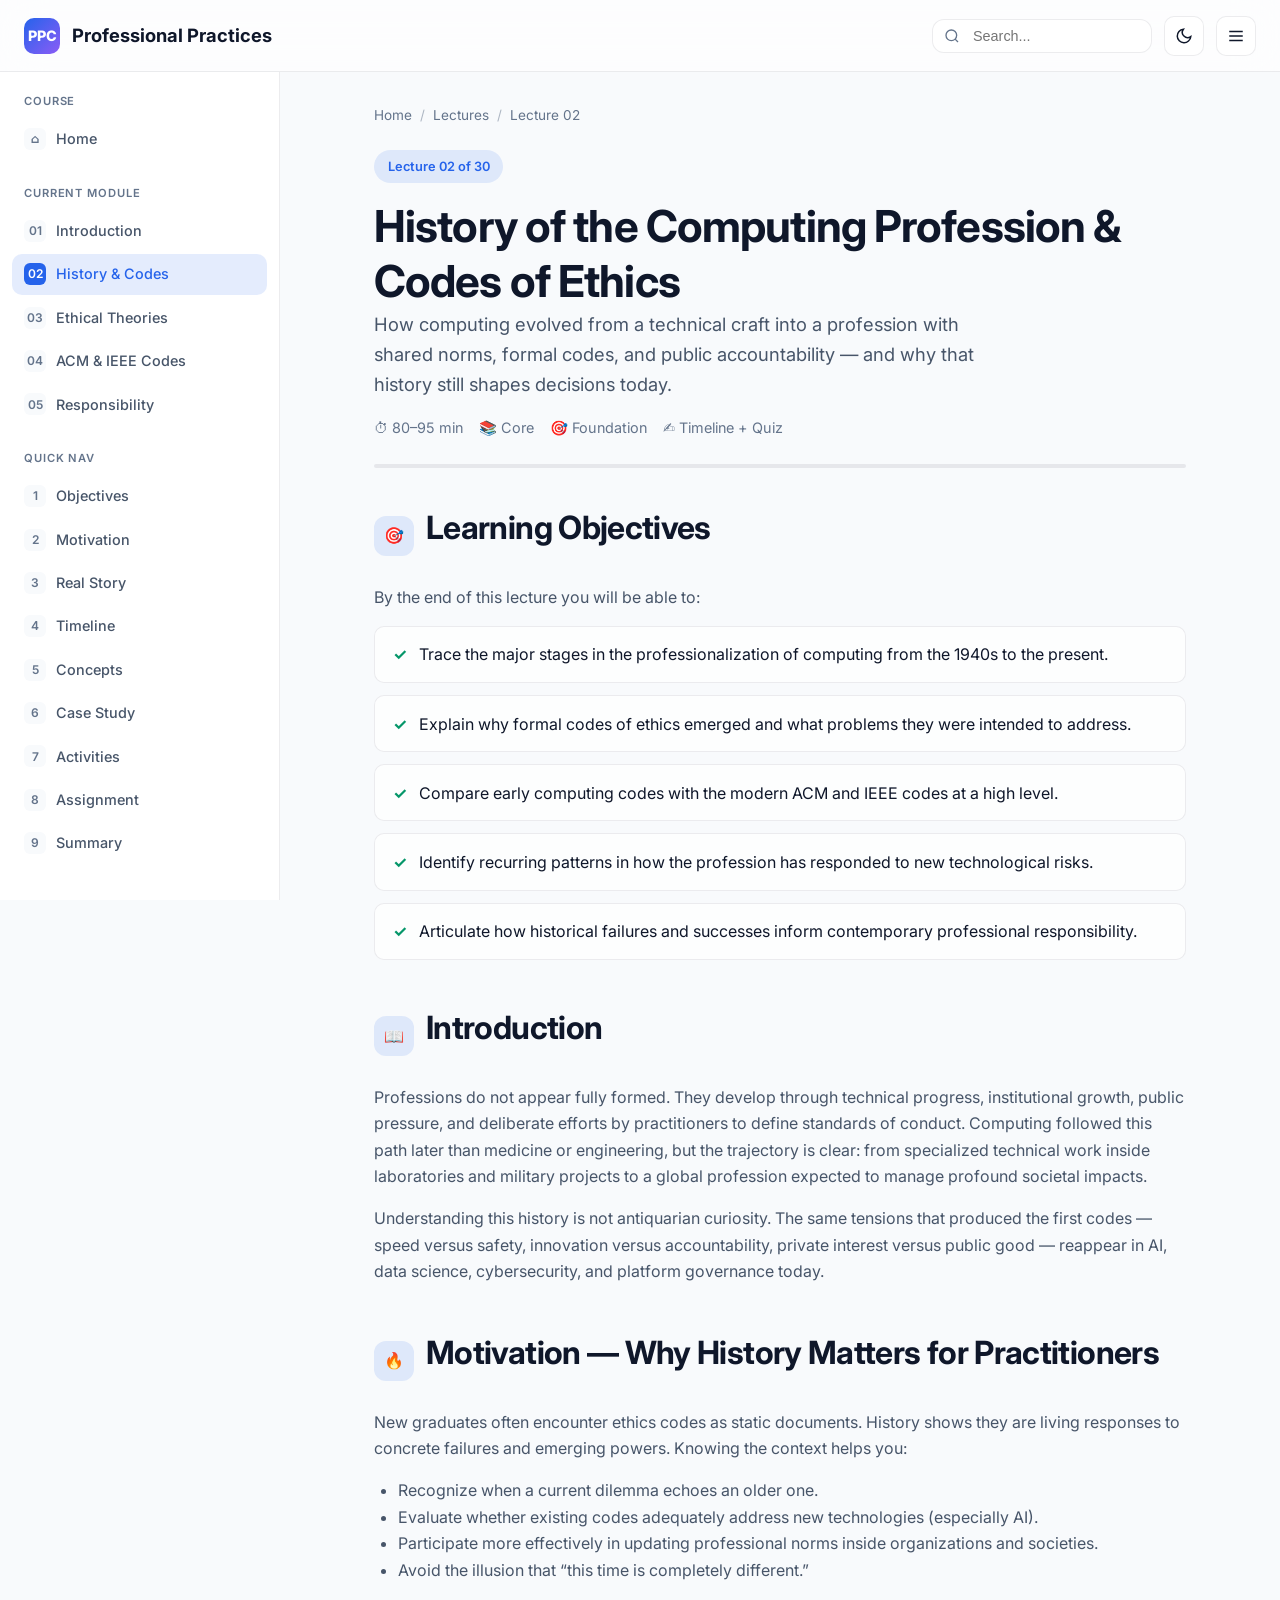
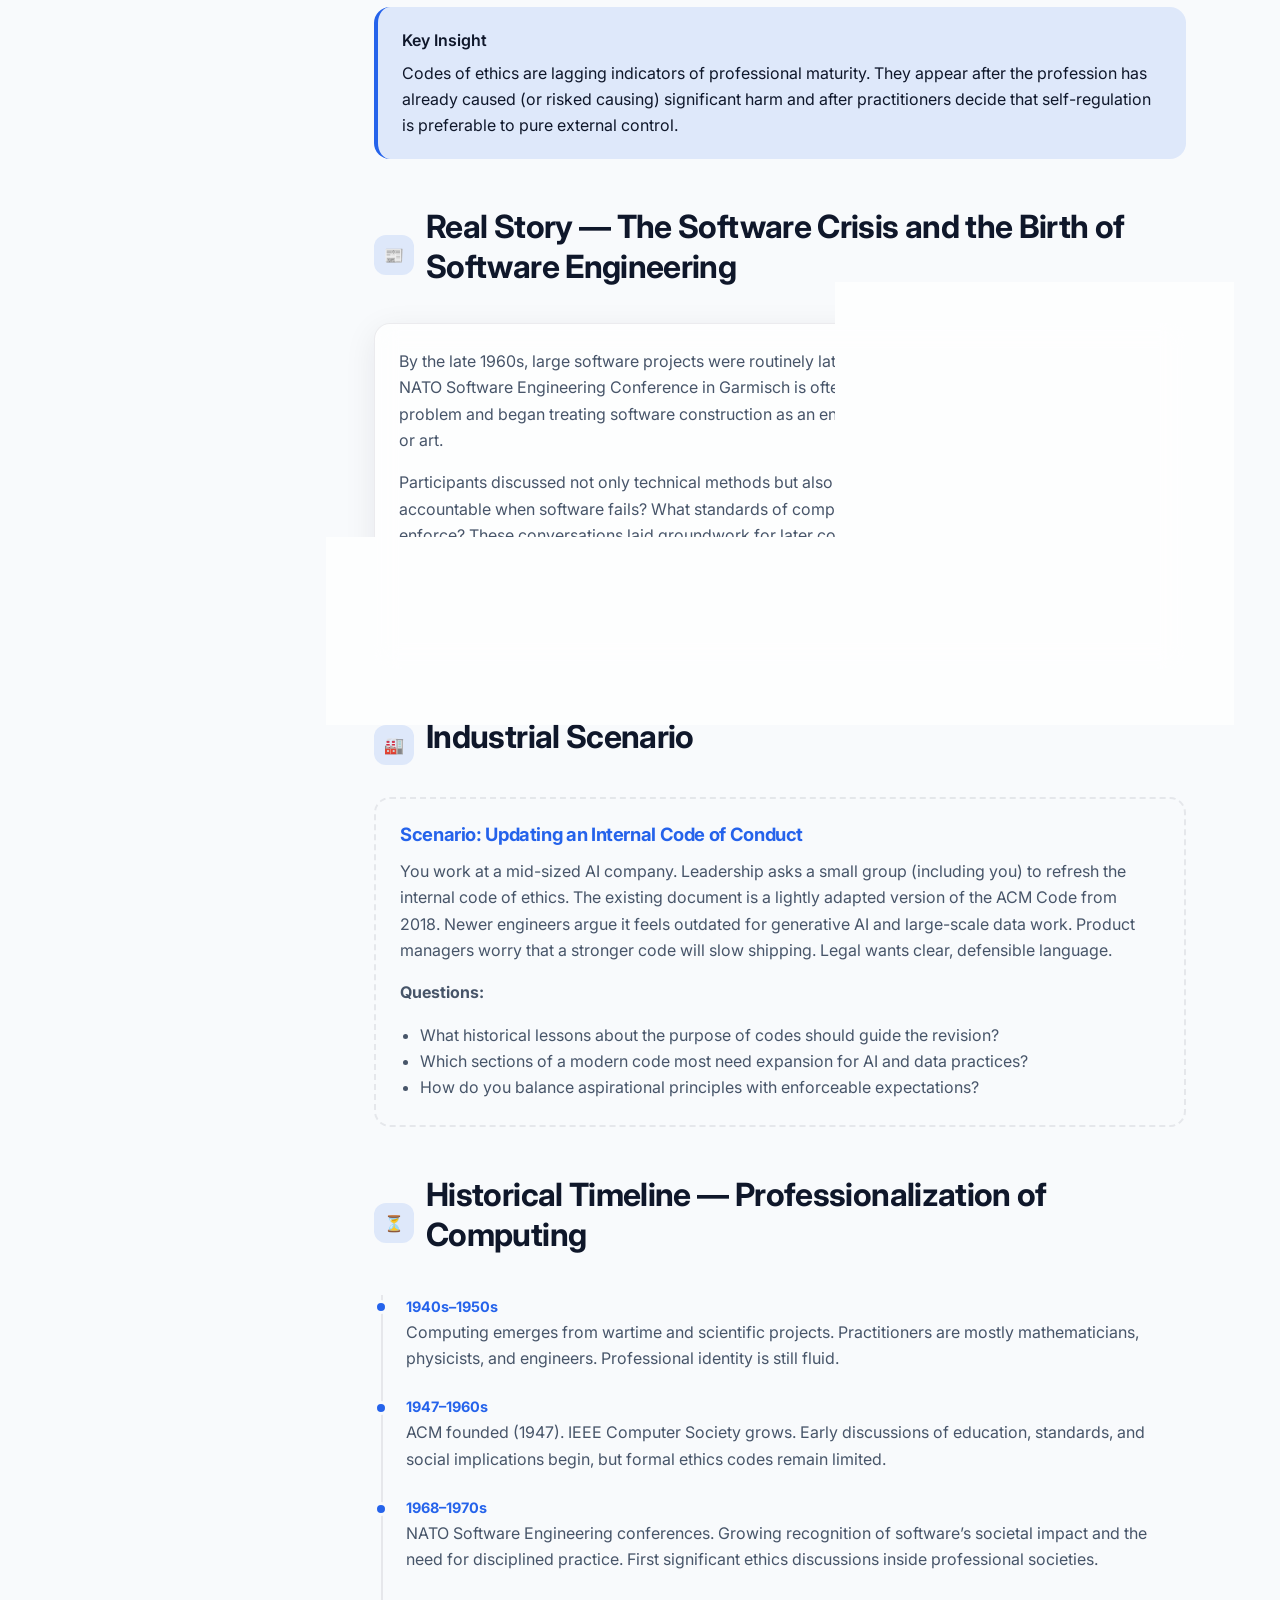
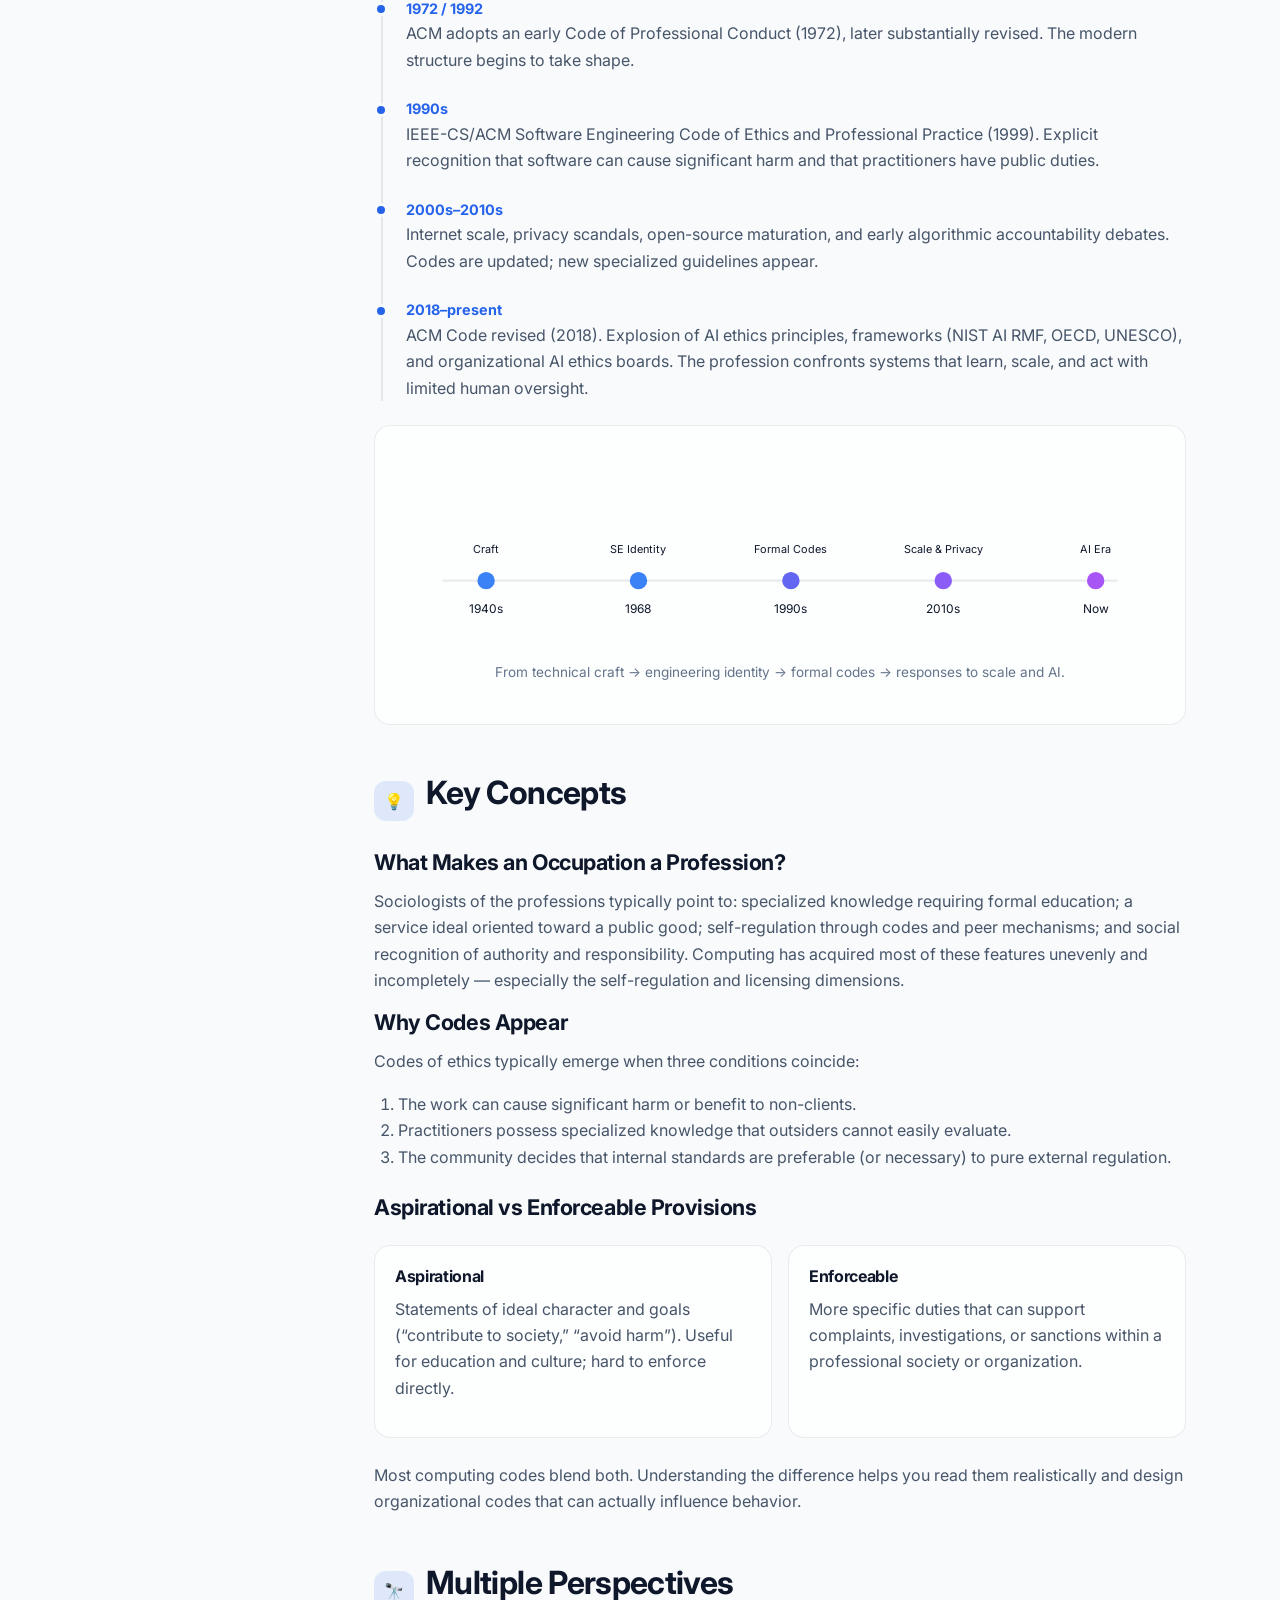
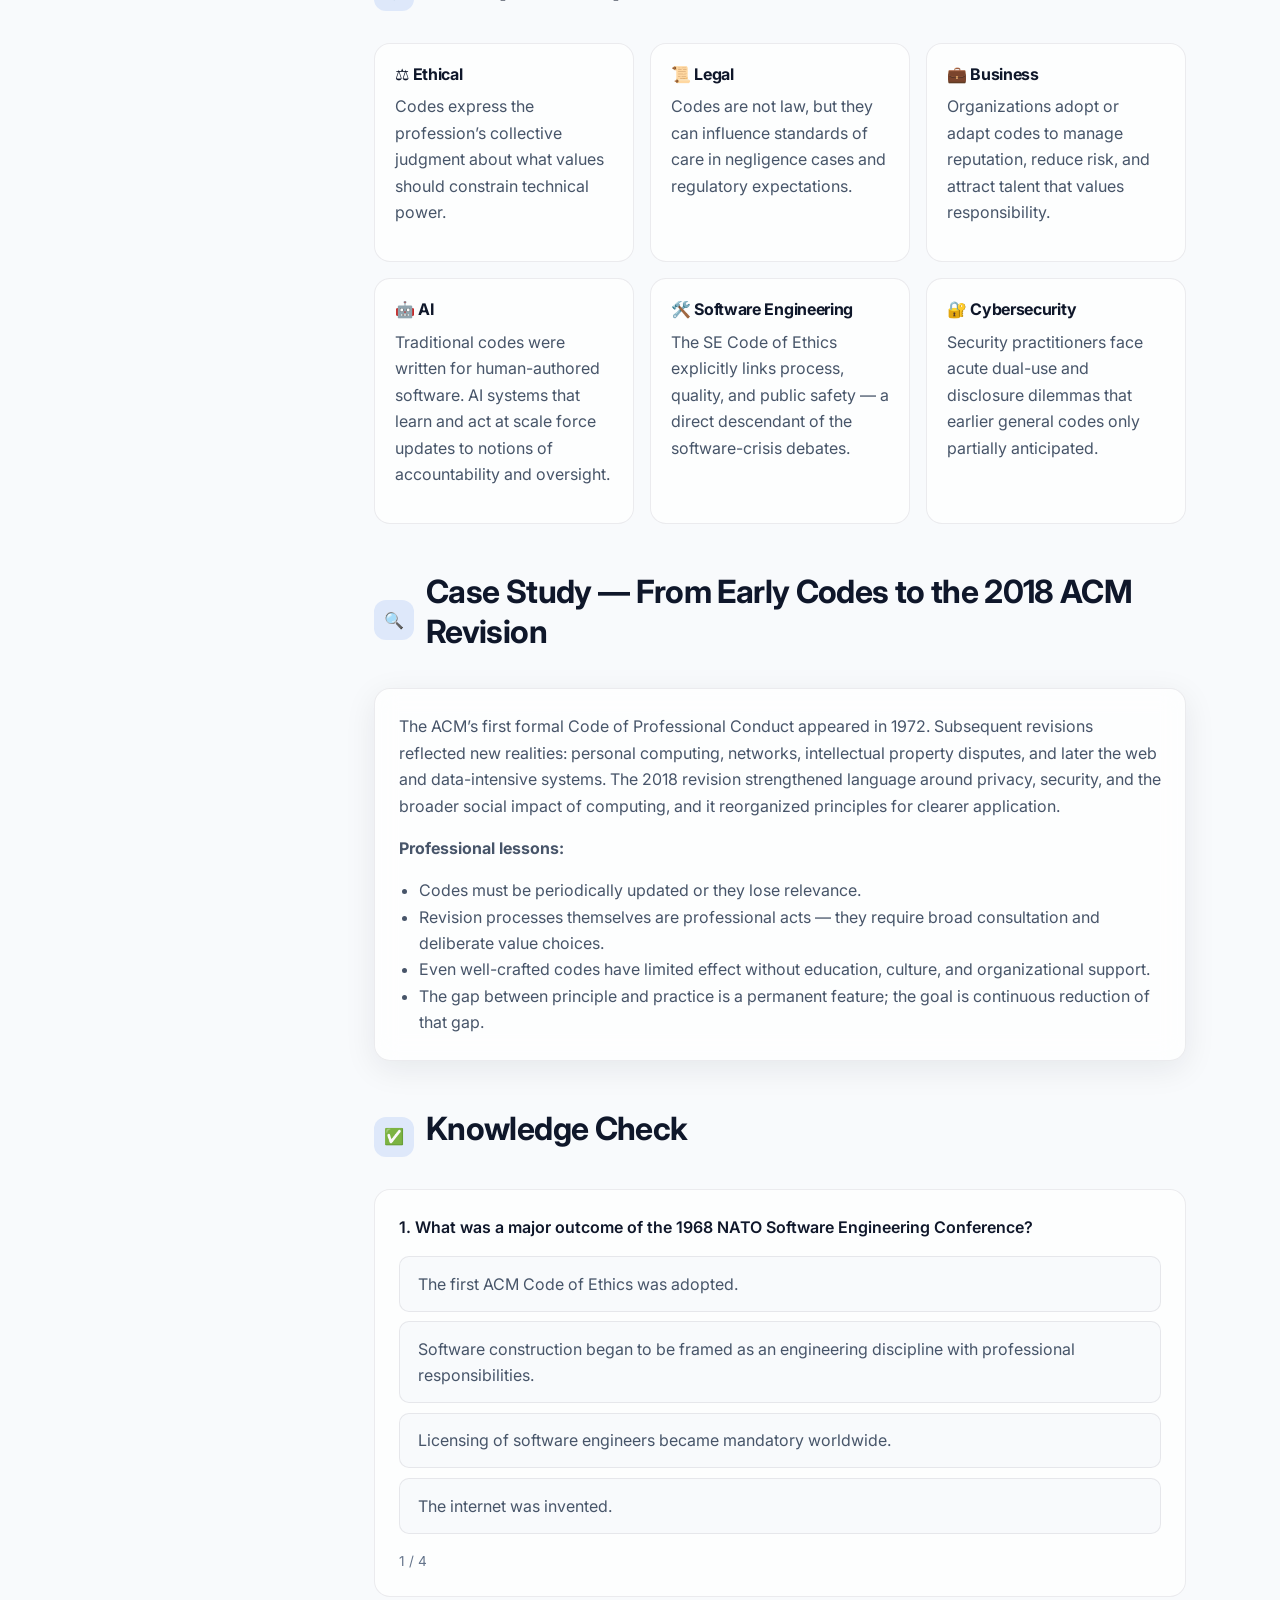
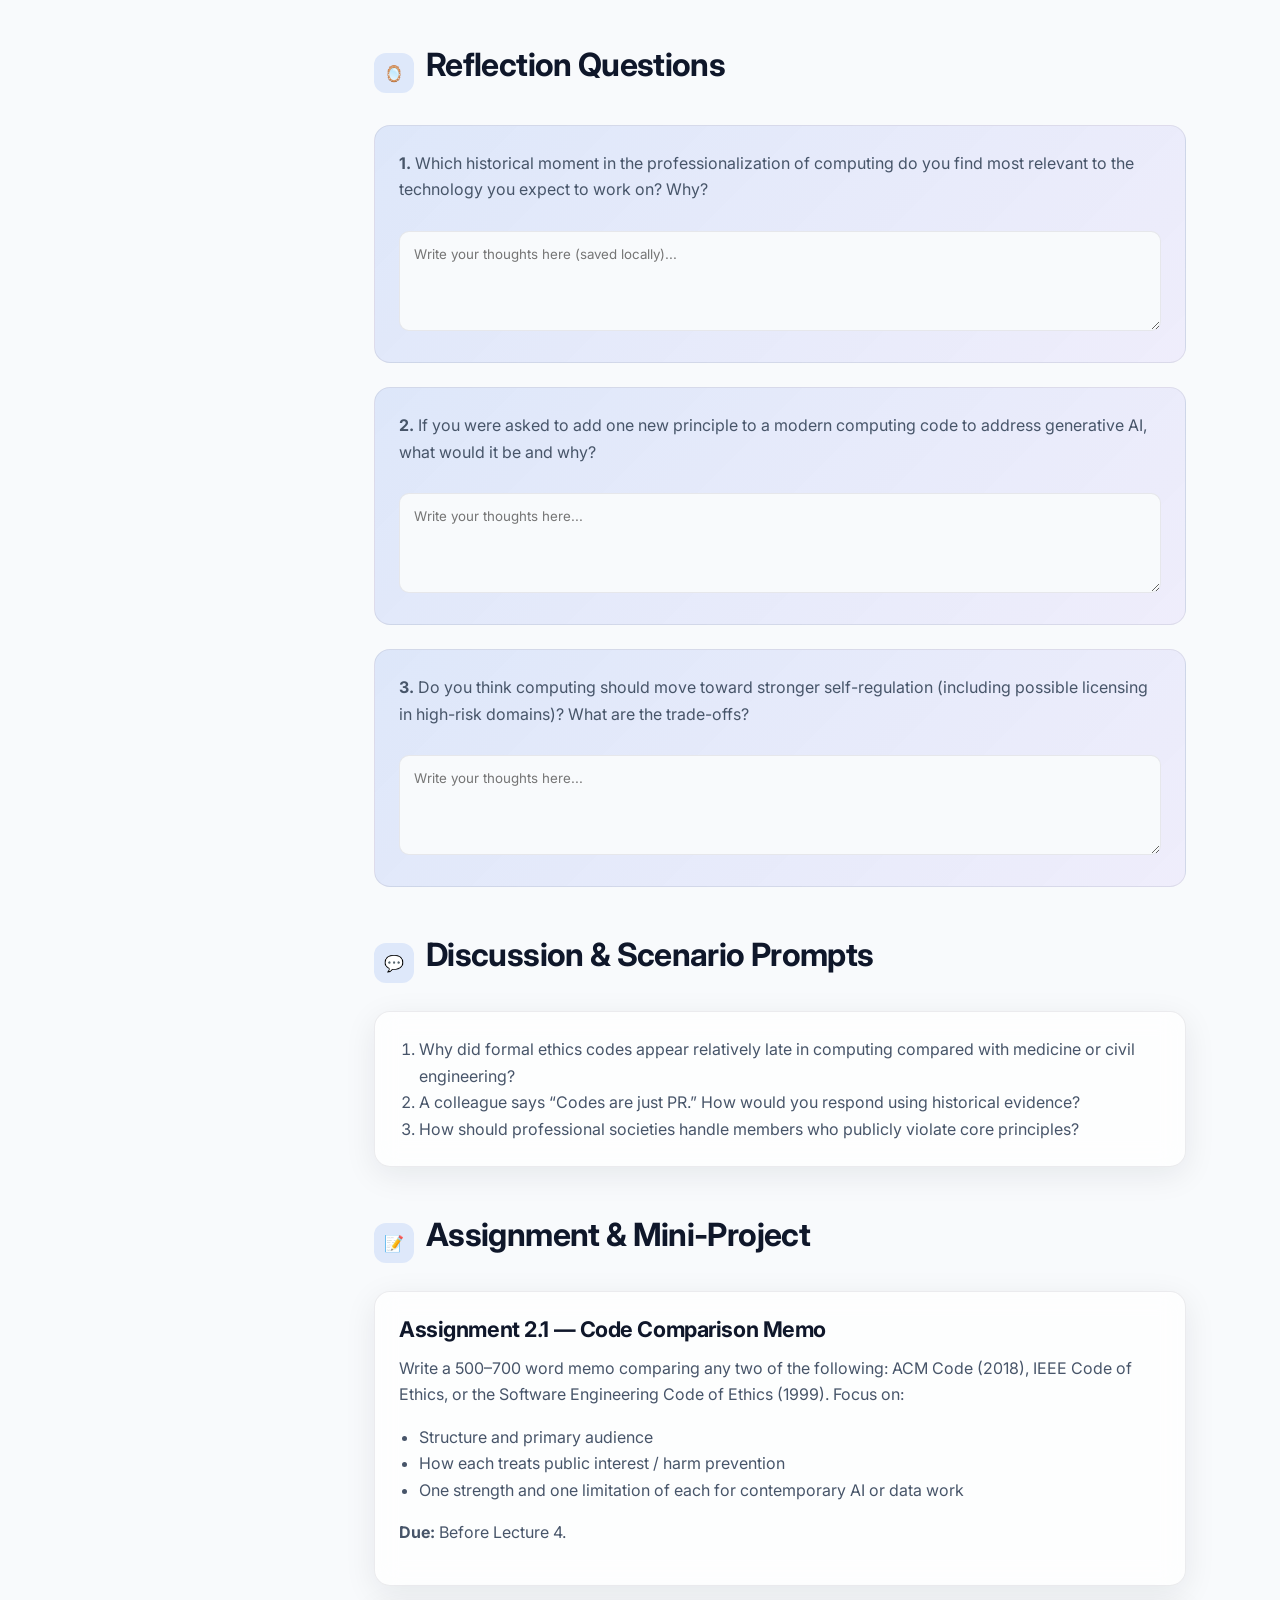
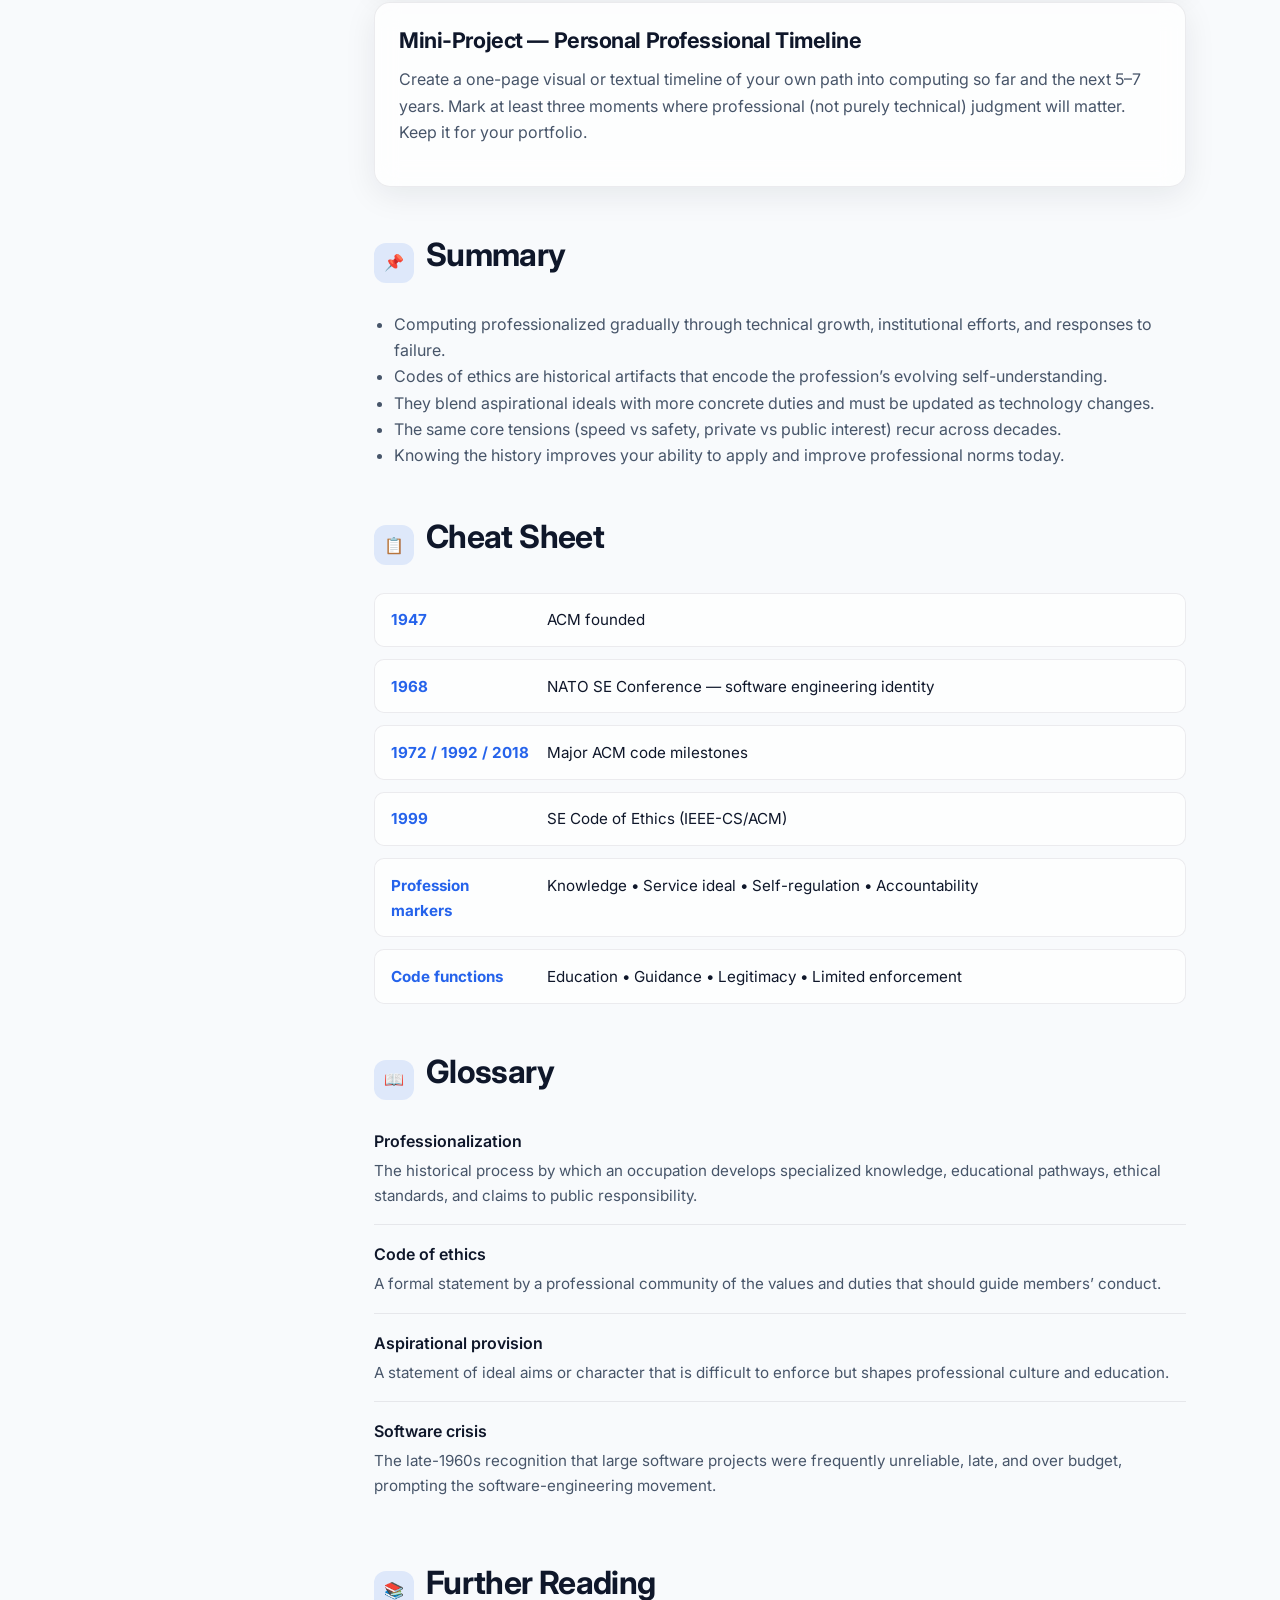
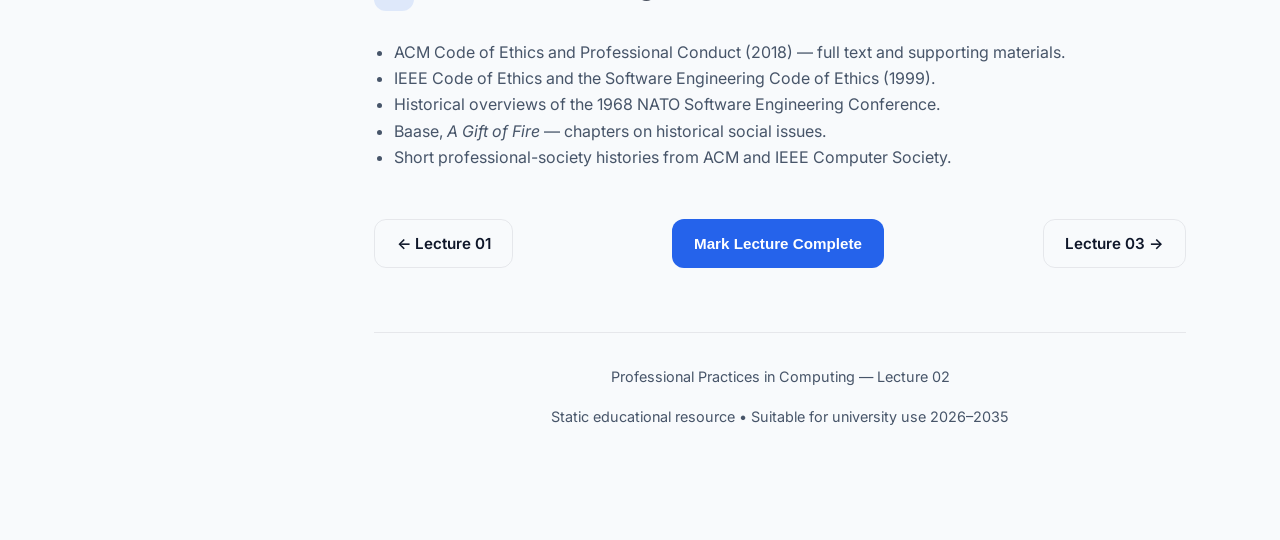
<file: lectures/lecture-02.html>
<!DOCTYPE html>
<html lang="en" data-theme="dark">
<head>
  <meta charset="UTF-8" />
  <meta name="viewport" content="width=device-width, initial-scale=1.0" />
  <meta name="description" content="Lecture 02: History of the Computing Profession & Codes of Ethics — Evolution of professional identity, early codes, ACM/IEEE milestones, and why history matters for modern practice." />
  <title>Lecture 02 — History & Codes | Professional Practices in Computing</title>
  <link rel="preconnect" href="https://fonts.googleapis.com" />
  <link rel="preconnect" href="https://fonts.gstatic.com" crossorigin />
  <link href="https://fonts.googleapis.com/css2?family=Inter:wght@400;500;600;700;800&family=JetBrains+Mono:wght@400;500&display=swap" rel="stylesheet" />
  <link rel="stylesheet" href="../css/styles.css" />
</head>
<body>
  <nav class="navbar">
    <a href="../index.html" class="navbar-brand">
      <div class="logo">PPC</div>
      <span>Professional Practices</span>
    </a>
    <div class="nav-actions">
      <div class="search-box">
        <svg width="16" height="16" viewBox="0 0 24 24" fill="none" stroke="currentColor" stroke-width="2"><circle cx="11" cy="11" r="8"/><path d="m21 21-4.35-4.35"/></svg>
        <input type="search" id="search-input" placeholder="Search..." aria-label="Search" />
      </div>
      <button class="btn-icon" id="theme-toggle" aria-label="Toggle theme"></button>
      <button class="btn-icon" id="menu-toggle" aria-label="Menu">
        <svg width="18" height="18" viewBox="0 0 24 24" fill="none" stroke="currentColor" stroke-width="2"><path d="M3 12h18M3 6h18M3 18h18"/></svg>
      </button>
    </div>
  </nav>

  <div class="overlay" id="overlay"></div>

  <aside class="sidebar" id="sidebar">
    <div class="sidebar-section">
      <div class="sidebar-title">Course</div>
      <a href="../index.html" class="sidebar-link"><span class="num">⌂</span> Home</a>
    </div>
    <div class="sidebar-section">
      <div class="sidebar-title">Current Module</div>
      <a href="lecture-01.html" class="sidebar-link" data-lecture="01"><span class="num">01</span> Introduction</a>
      <a href="lecture-02.html" class="sidebar-link active" data-lecture="02"><span class="num">02</span> History & Codes</a>
      <a href="lecture-03.html" class="sidebar-link" data-lecture="03"><span class="num">03</span> Ethical Theories</a>
      <a href="lecture-04.html" class="sidebar-link" data-lecture="04"><span class="num">04</span> ACM & IEEE Codes</a>
      <a href="lecture-05.html" class="sidebar-link" data-lecture="05"><span class="num">05</span> Responsibility</a>
    </div>
    <div class="sidebar-section">
      <div class="sidebar-title">Quick Nav</div>
      <a href="#objectives" class="sidebar-link"><span class="num">1</span> Objectives</a>
      <a href="#motivation" class="sidebar-link"><span class="num">2</span> Motivation</a>
      <a href="#story" class="sidebar-link"><span class="num">3</span> Real Story</a>
      <a href="#history" class="sidebar-link"><span class="num">4</span> Timeline</a>
      <a href="#concepts" class="sidebar-link"><span class="num">5</span> Concepts</a>
      <a href="#case" class="sidebar-link"><span class="num">6</span> Case Study</a>
      <a href="#activity" class="sidebar-link"><span class="num">7</span> Activities</a>
      <a href="#assignment" class="sidebar-link"><span class="num">8</span> Assignment</a>
      <a href="#summary" class="sidebar-link"><span class="num">9</span> Summary</a>
    </div>
  </aside>

  <div class="main-wrapper">
    <div class="content">
      <nav class="breadcrumbs" aria-label="Breadcrumb">
        <a href="../index.html">Home</a>
        <span class="sep">/</span>
        <a href="../index.html#lectures">Lectures</a>
        <span class="sep">/</span>
        <span>Lecture 02</span>
      </nav>

      <header class="lecture-header">
        <div class="lecture-badge">Lecture 02 of 30</div>
        <h1>History of the Computing Profession & Codes of Ethics</h1>
        <p style="font-size:1.15rem;color:var(--text-secondary);max-width:640px;">
          How computing evolved from a technical craft into a profession with shared norms, 
          formal codes, and public accountability — and why that history still shapes decisions today.
        </p>
        <div class="lecture-meta">
          <span>⏱ 80–95 min</span>
          <span>📚 Core</span>
          <span>🎯 Foundation</span>
          <span>✍️ Timeline + Quiz</span>
        </div>
        <div class="progress-bar-container">
          <div class="progress-bar" data-progress-bar></div>
        </div>
      </header>

      <!-- Objectives -->
      <section id="objectives" class="section">
        <div class="section-header">
          <div class="section-icon">🎯</div>
          <h2>Learning Objectives</h2>
        </div>
        <p>By the end of this lecture you will be able to:</p>
        <ul class="objectives-list">
          <li>Trace the major stages in the professionalization of computing from the 1940s to the present.</li>
          <li>Explain why formal codes of ethics emerged and what problems they were intended to address.</li>
          <li>Compare early computing codes with the modern ACM and IEEE codes at a high level.</li>
          <li>Identify recurring patterns in how the profession has responded to new technological risks.</li>
          <li>Articulate how historical failures and successes inform contemporary professional responsibility.</li>
        </ul>
      </section>

      <!-- Introduction -->
      <section id="intro" class="section">
        <div class="section-header">
          <div class="section-icon">📖</div>
          <h2>Introduction</h2>
        </div>
        <p>
          Professions do not appear fully formed. They develop through technical progress, 
          institutional growth, public pressure, and deliberate efforts by practitioners to 
          define standards of conduct. Computing followed this path later than medicine or 
          engineering, but the trajectory is clear: from specialized technical work inside 
          laboratories and military projects to a global profession expected to manage 
          profound societal impacts.
        </p>
        <p>
          Understanding this history is not antiquarian curiosity. The same tensions that 
          produced the first codes — speed versus safety, innovation versus accountability, 
          private interest versus public good — reappear in AI, data science, cybersecurity, 
          and platform governance today.
        </p>
      </section>

      <!-- Motivation -->
      <section id="motivation" class="section">
        <div class="section-header">
          <div class="section-icon">🔥</div>
          <h2>Motivation — Why History Matters for Practitioners</h2>
        </div>
        <p>
          New graduates often encounter ethics codes as static documents. History shows they 
          are living responses to concrete failures and emerging powers. Knowing the context 
          helps you:
        </p>
        <ul style="margin:1rem 0 1.5rem 1.5rem;color:var(--text-secondary);">
          <li>Recognize when a current dilemma echoes an older one.</li>
          <li>Evaluate whether existing codes adequately address new technologies (especially AI).</li>
          <li>Participate more effectively in updating professional norms inside organizations and societies.</li>
          <li>Avoid the illusion that “this time is completely different.”</li>
        </ul>
        <div class="callout callout-info">
          <div class="callout-title">Key Insight</div>
          Codes of ethics are lagging indicators of professional maturity. They appear after 
          the profession has already caused (or risked causing) significant harm and after 
          practitioners decide that self-regulation is preferable to pure external control.
        </div>
      </section>

      <!-- Real Story -->
      <section id="story" class="section">
        <div class="section-header">
          <div class="section-icon">📰</div>
          <h2>Real Story — The Software Crisis and the Birth of Software Engineering</h2>
        </div>
        <div class="card">
          <p>
            By the late 1960s, large software projects were routinely late, over budget, and 
            unreliable. The 1968 NATO Software Engineering Conference in Garmisch is often 
            cited as the moment the field named the problem and began treating software 
            construction as an engineering discipline rather than pure craft or art.
          </p>
          <p>
            Participants discussed not only technical methods but also professional 
            responsibility: Who is accountable when software fails? What standards of 
            competence and care should the community enforce? These conversations laid 
            groundwork for later codes and for the idea that software practitioners share 
            obligations beyond their immediate employer.
          </p>
          <p style="margin-bottom:0;">
            The “software crisis” was never fully solved, but the professional identity that 
            emerged from it still shapes how we talk about quality, process, and accountability.
          </p>
        </div>
      </section>

      <!-- Industrial Scenario -->
      <section id="scenario" class="section">
        <div class="section-header">
          <div class="section-icon">🏭</div>
          <h2>Industrial Scenario</h2>
        </div>
        <div class="activity-card">
          <h4>Scenario: Updating an Internal Code of Conduct</h4>
          <p>
            You work at a mid-sized AI company. Leadership asks a small group (including you) 
            to refresh the internal code of ethics. The existing document is a lightly adapted 
            version of the ACM Code from 2018. Newer engineers argue it feels outdated for 
            generative AI and large-scale data work. Product managers worry that a stronger 
            code will slow shipping. Legal wants clear, defensible language.
          </p>
          <p><strong>Questions:</strong></p>
          <ul style="margin-left:1.25rem;color:var(--text-secondary);">
            <li>What historical lessons about the purpose of codes should guide the revision?</li>
            <li>Which sections of a modern code most need expansion for AI and data practices?</li>
            <li>How do you balance aspirational principles with enforceable expectations?</li>
          </ul>
        </div>
      </section>

      <!-- Historical Timeline -->
      <section id="history" class="section">
        <div class="section-header">
          <div class="section-icon">⏳</div>
          <h2>Historical Timeline — Professionalization of Computing</h2>
        </div>

        <div class="timeline">
          <div class="timeline-item">
            <div class="timeline-year">1940s–1950s</div>
            <p>Computing emerges from wartime and scientific projects. Practitioners are mostly mathematicians, physicists, and engineers. Professional identity is still fluid.</p>
          </div>
          <div class="timeline-item">
            <div class="timeline-year">1947–1960s</div>
            <p>ACM founded (1947). IEEE Computer Society grows. Early discussions of education, standards, and social implications begin, but formal ethics codes remain limited.</p>
          </div>
          <div class="timeline-item">
            <div class="timeline-year">1968–1970s</div>
            <p>NATO Software Engineering conferences. Growing recognition of software’s societal impact and the need for disciplined practice. First significant ethics discussions inside professional societies.</p>
          </div>
          <div class="timeline-item">
            <div class="timeline-year">1972 / 1992</div>
            <p>ACM adopts an early Code of Professional Conduct (1972), later substantially revised. The modern structure begins to take shape.</p>
          </div>
          <div class="timeline-item">
            <div class="timeline-year">1990s</div>
            <p>IEEE-CS/ACM Software Engineering Code of Ethics and Professional Practice (1999). Explicit recognition that software can cause significant harm and that practitioners have public duties.</p>
          </div>
          <div class="timeline-item">
            <div class="timeline-year">2000s–2010s</div>
            <p>Internet scale, privacy scandals, open-source maturation, and early algorithmic accountability debates. Codes are updated; new specialized guidelines appear.</p>
          </div>
          <div class="timeline-item">
            <div class="timeline-year">2018–present</div>
            <p>ACM Code revised (2018). Explosion of AI ethics principles, frameworks (NIST AI RMF, OECD, UNESCO), and organizational AI ethics boards. The profession confronts systems that learn, scale, and act with limited human oversight.</p>
          </div>
        </div>

        <div class="svg-container">
          <svg viewBox="0 0 700 180" xmlns="http://www.w3.org/2000/svg" role="img" aria-label="Professionalization arc">
            <defs>
              <linearGradient id="arc" x1="0%" y1="0%" x2="100%" y2="0%">
                <stop offset="0%" style="stop-color:#3b82f6"/>
                <stop offset="100%" style="stop-color:#8b5cf6"/>
              </linearGradient>
            </defs>
            <line x1="40" y1="120" x2="660" y2="120" stroke="var(--border)" stroke-width="2"/>
            <circle cx="80" cy="120" r="8" fill="#3b82f6"/>
            <text x="80" y="150" text-anchor="middle" fill="currentColor" font-size="11">1940s</text>
            <text x="80" y="95" text-anchor="middle" fill="currentColor" font-size="10">Craft</text>
            <circle cx="220" cy="120" r="8" fill="#3b82f6"/>
            <text x="220" y="150" text-anchor="middle" fill="currentColor" font-size="11">1968</text>
            <text x="220" y="95" text-anchor="middle" fill="currentColor" font-size="10">SE Identity</text>
            <circle cx="360" cy="120" r="8" fill="#6366f1"/>
            <text x="360" y="150" text-anchor="middle" fill="currentColor" font-size="11">1990s</text>
            <text x="360" y="95" text-anchor="middle" fill="currentColor" font-size="10">Formal Codes</text>
            <circle cx="500" cy="120" r="8" fill="#8b5cf6"/>
            <text x="500" y="150" text-anchor="middle" fill="currentColor" font-size="11">2010s</text>
            <text x="500" y="95" text-anchor="middle" fill="currentColor" font-size="10">Scale & Privacy</text>
            <circle cx="640" cy="120" r="8" fill="#a855f7"/>
            <text x="640" y="150" text-anchor="middle" fill="currentColor" font-size="11">Now</text>
            <text x="640" y="95" text-anchor="middle" fill="currentColor" font-size="10">AI Era</text>
          </svg>
          <p style="font-size:0.85rem;color:var(--text-muted);margin-top:0.5rem;">
            From technical craft → engineering identity → formal codes → responses to scale and AI.
          </p>
        </div>
      </section>

      <!-- Concepts -->
      <section id="concepts" class="section">
        <div class="section-header">
          <div class="section-icon">💡</div>
          <h2>Key Concepts</h2>
        </div>

        <h3>What Makes an Occupation a Profession?</h3>
        <p>
          Sociologists of the professions typically point to: specialized knowledge requiring 
          formal education; a service ideal oriented toward a public good; self-regulation 
          through codes and peer mechanisms; and social recognition of authority and 
          responsibility. Computing has acquired most of these features unevenly and 
          incompletely — especially the self-regulation and licensing dimensions.
        </p>

        <h3>Why Codes Appear</h3>
        <p>Codes of ethics typically emerge when three conditions coincide:</p>
        <ol style="margin:1rem 0 1.5rem 1.5rem;color:var(--text-secondary);">
          <li>The work can cause significant harm or benefit to non-clients.</li>
          <li>Practitioners possess specialized knowledge that outsiders cannot easily evaluate.</li>
          <li>The community decides that internal standards are preferable (or necessary) to pure external regulation.</li>
        </ol>

        <h3>Aspirational vs Enforceable Provisions</h3>
        <div class="perspective-grid">
          <div class="perspective-card">
            <h4>Aspirational</h4>
            <p>Statements of ideal character and goals (“contribute to society,” “avoid harm”). Useful for education and culture; hard to enforce directly.</p>
          </div>
          <div class="perspective-card">
            <h4>Enforceable</h4>
            <p>More specific duties that can support complaints, investigations, or sanctions within a professional society or organization.</p>
          </div>
        </div>
        <p>
          Most computing codes blend both. Understanding the difference helps you read them 
          realistically and design organizational codes that can actually influence behavior.
        </p>
      </section>

      <!-- Perspectives -->
      <section id="perspectives" class="section">
        <div class="section-header">
          <div class="section-icon">🔭</div>
          <h2>Multiple Perspectives</h2>
        </div>
        <div class="perspective-grid">
          <div class="perspective-card">
            <h4>⚖️ Ethical</h4>
            <p>Codes express the profession’s collective judgment about what values should constrain technical power.</p>
          </div>
          <div class="perspective-card">
            <h4>📜 Legal</h4>
            <p>Codes are not law, but they can influence standards of care in negligence cases and regulatory expectations.</p>
          </div>
          <div class="perspective-card">
            <h4>💼 Business</h4>
            <p>Organizations adopt or adapt codes to manage reputation, reduce risk, and attract talent that values responsibility.</p>
          </div>
          <div class="perspective-card">
            <h4>🤖 AI</h4>
            <p>Traditional codes were written for human-authored software. AI systems that learn and act at scale force updates to notions of accountability and oversight.</p>
          </div>
          <div class="perspective-card">
            <h4>🛠️ Software Engineering</h4>
            <p>The SE Code of Ethics explicitly links process, quality, and public safety — a direct descendant of the software-crisis debates.</p>
          </div>
          <div class="perspective-card">
            <h4>🔐 Cybersecurity</h4>
            <p>Security practitioners face acute dual-use and disclosure dilemmas that earlier general codes only partially anticipated.</p>
          </div>
        </div>
      </section>

      <!-- Case Study -->
      <section id="case" class="section">
        <div class="section-header">
          <div class="section-icon">🔍</div>
          <h2>Case Study — From Early Codes to the 2018 ACM Revision</h2>
        </div>
        <div class="card">
          <p>
            The ACM’s first formal Code of Professional Conduct appeared in 1972. Subsequent 
            revisions reflected new realities: personal computing, networks, intellectual 
            property disputes, and later the web and data-intensive systems. The 2018 revision 
            strengthened language around privacy, security, and the broader social impact of 
            computing, and it reorganized principles for clearer application.
          </p>
          <p><strong>Professional lessons:</strong></p>
          <ul style="margin:0.75rem 0 0 1.25rem;color:var(--text-secondary);">
            <li>Codes must be periodically updated or they lose relevance.</li>
            <li>Revision processes themselves are professional acts — they require broad consultation and deliberate value choices.</li>
            <li>Even well-crafted codes have limited effect without education, culture, and organizational support.</li>
            <li>The gap between principle and practice is a permanent feature; the goal is continuous reduction of that gap.</li>
          </ul>
        </div>
      </section>

      <!-- Knowledge Check -->
      <section id="activity" class="section">
        <div class="section-header">
          <div class="section-icon">✅</div>
          <h2>Knowledge Check</h2>
        </div>
        <div class="quiz-container" id="quiz-2"></div>
      </section>

      <!-- Reflection -->
      <section id="reflection" class="section">
        <div class="section-header">
          <div class="section-icon">🪞</div>
          <h2>Reflection Questions</h2>
        </div>
        <div class="reflection-box">
          <p><strong>1.</strong> Which historical moment in the professionalization of computing do you find most relevant to the technology you expect to work on? Why?</p>
          <textarea data-reflection="l02-q1" placeholder="Write your thoughts here (saved locally)..."></textarea>
        </div>
        <div class="reflection-box">
          <p><strong>2.</strong> If you were asked to add one new principle to a modern computing code to address generative AI, what would it be and why?</p>
          <textarea data-reflection="l02-q2" placeholder="Write your thoughts here..."></textarea>
        </div>
        <div class="reflection-box">
          <p><strong>3.</strong> Do you think computing should move toward stronger self-regulation (including possible licensing in high-risk domains)? What are the trade-offs?</p>
          <textarea data-reflection="l02-q3" placeholder="Write your thoughts here..."></textarea>
        </div>
      </section>

      <!-- Discussion -->
      <section id="discussion" class="section">
        <div class="section-header">
          <div class="section-icon">💬</div>
          <h2>Discussion & Scenario Prompts</h2>
        </div>
        <div class="card">
          <ol style="margin-left:1.25rem;color:var(--text-secondary);">
            <li>Why did formal ethics codes appear relatively late in computing compared with medicine or civil engineering?</li>
            <li>A colleague says “Codes are just PR.” How would you respond using historical evidence?</li>
            <li>How should professional societies handle members who publicly violate core principles?</li>
          </ol>
        </div>
      </section>

      <!-- Assignment -->
      <section id="assignment" class="section">
        <div class="section-header">
          <div class="section-icon">📝</div>
          <h2>Assignment & Mini-Project</h2>
        </div>
        <div class="card">
          <h3>Assignment 2.1 — Code Comparison Memo</h3>
          <p>
            Write a 500–700 word memo comparing any two of the following: ACM Code (2018), 
            IEEE Code of Ethics, or the Software Engineering Code of Ethics (1999). Focus on:
          </p>
          <ul style="margin:0.75rem 0 1rem 1.25rem;color:var(--text-secondary);">
            <li>Structure and primary audience</li>
            <li>How each treats public interest / harm prevention</li>
            <li>One strength and one limitation of each for contemporary AI or data work</li>
          </ul>
          <p><strong>Due:</strong> Before Lecture 4.</p>
        </div>
        <div class="card mt-2">
          <h3>Mini-Project — Personal Professional Timeline</h3>
          <p>
            Create a one-page visual or textual timeline of your own path into computing so far 
            and the next 5–7 years. Mark at least three moments where professional (not purely 
            technical) judgment will matter. Keep it for your portfolio.
          </p>
        </div>
      </section>

      <!-- Summary -->
      <section id="summary" class="section">
        <div class="section-header">
          <div class="section-icon">📌</div>
          <h2>Summary</h2>
        </div>
        <ul style="margin-left:1.25rem;color:var(--text-secondary);">
          <li>Computing professionalized gradually through technical growth, institutional efforts, and responses to failure.</li>
          <li>Codes of ethics are historical artifacts that encode the profession’s evolving self-understanding.</li>
          <li>They blend aspirational ideals with more concrete duties and must be updated as technology changes.</li>
          <li>The same core tensions (speed vs safety, private vs public interest) recur across decades.</li>
          <li>Knowing the history improves your ability to apply and improve professional norms today.</li>
        </ul>
      </section>

      <!-- Cheat Sheet -->
      <section id="cheatsheet" class="section">
        <div class="section-header">
          <div class="section-icon">📋</div>
          <h2>Cheat Sheet</h2>
        </div>
        <div class="cheatsheet">
          <div class="cheatsheet-item"><strong>1947</strong><span>ACM founded</span></div>
          <div class="cheatsheet-item"><strong>1968</strong><span>NATO SE Conference — software engineering identity</span></div>
          <div class="cheatsheet-item"><strong>1972 / 1992 / 2018</strong><span>Major ACM code milestones</span></div>
          <div class="cheatsheet-item"><strong>1999</strong><span>SE Code of Ethics (IEEE-CS/ACM)</span></div>
          <div class="cheatsheet-item"><strong>Profession markers</strong><span>Knowledge • Service ideal • Self-regulation • Accountability</span></div>
          <div class="cheatsheet-item"><strong>Code functions</strong><span>Education • Guidance • Legitimacy • Limited enforcement</span></div>
        </div>
      </section>

      <!-- Glossary -->
      <section id="glossary" class="section">
        <div class="section-header">
          <div class="section-icon">📖</div>
          <h2>Glossary</h2>
        </div>
        <dl>
          <div class="glossary-term">
            <dt>Professionalization</dt>
            <dd>The historical process by which an occupation develops specialized knowledge, educational pathways, ethical standards, and claims to public responsibility.</dd>
          </div>
          <div class="glossary-term">
            <dt>Code of ethics</dt>
            <dd>A formal statement by a professional community of the values and duties that should guide members’ conduct.</dd>
          </div>
          <div class="glossary-term">
            <dt>Aspirational provision</dt>
            <dd>A statement of ideal aims or character that is difficult to enforce but shapes professional culture and education.</dd>
          </div>
          <div class="glossary-term">
            <dt>Software crisis</dt>
            <dd>The late-1960s recognition that large software projects were frequently unreliable, late, and over budget, prompting the software-engineering movement.</dd>
          </div>
        </dl>
      </section>

      <!-- Further Reading -->
      <section id="reading" class="section">
        <div class="section-header">
          <div class="section-icon">📚</div>
          <h2>Further Reading</h2>
        </div>
        <ul style="margin-left:1.25rem;color:var(--text-secondary);">
          <li>ACM Code of Ethics and Professional Conduct (2018) — full text and supporting materials.</li>
          <li>IEEE Code of Ethics and the Software Engineering Code of Ethics (1999).</li>
          <li>Historical overviews of the 1968 NATO Software Engineering Conference.</li>
          <li>Baase, <em>A Gift of Fire</em> — chapters on historical social issues.</li>
          <li>Short professional-society histories from ACM and IEEE Computer Society.</li>
        </ul>
      </section>

      <div class="flex justify-between flex-wrap gap-2 mt-3" style="margin-top:3rem;">
        <a href="lecture-01.html" class="btn btn-outline">← Lecture 01</a>
        <button class="btn btn-primary" id="mark-complete" data-lecture-id="02">Mark Lecture Complete</button>
        <a href="lecture-03.html" class="btn btn-outline">Lecture 03 →</a>
      </div>

      <footer class="site-footer">
        <p>Professional Practices in Computing — Lecture 02</p>
        <p>Static educational resource • Suitable for university use 2026–2035</p>
      </footer>
    </div>
  </div>

  <script src="../js/main.js"></script>
  <script>
    initQuiz('quiz-2', [
      {
        question: "What was a major outcome of the 1968 NATO Software Engineering Conference?",
        options: [
          "The first ACM Code of Ethics was adopted.",
          "Software construction began to be framed as an engineering discipline with professional responsibilities.",
          "Licensing of software engineers became mandatory worldwide.",
          "The internet was invented."
        ],
        correct: 1,
        explanation: "The conference helped establish software engineering as a discipline and surfaced questions of accountability and professional standards."
      },
      {
        question: "Codes of ethics in computing typically combine which two types of provisions?",
        options: [
          "Legal statutes and criminal penalties",
          "Aspirational ideals and more concrete, potentially enforceable duties",
          "Technical standards and product certifications only",
          "Marketing guidelines and branding rules"
        ],
        correct: 1,
        explanation: "Most professional codes blend high-level aspirational statements with more specific duties that can support education and limited enforcement."
      },
      {
        question: "Why must professional codes be periodically revised?",
        options: [
          "Because technology and the harms it can cause change over time.",
          "Because the original authors’ copyright expires.",
          "Because employers demand shorter documents.",
          "Because international law requires annual updates."
        ],
        correct: 0,
        explanation: "New capabilities (networks, data scale, AI) create new responsibilities that earlier codes only partially anticipated."
      },
      {
        question: "Which of the following is NOT typically listed as a classic marker of a profession?",
        options: [
          "Specialized knowledge requiring extended education",
          "A service ideal oriented toward a public good",
          "Guaranteed high salaries for all members",
          "Self-regulation through codes and peer mechanisms"
        ],
        correct: 2,
        explanation: "Salary levels are not a defining sociological criterion of professionalism; knowledge, service orientation, and self-regulation are."
      }
    ]);
  </script>
</body>
</html>
</file>
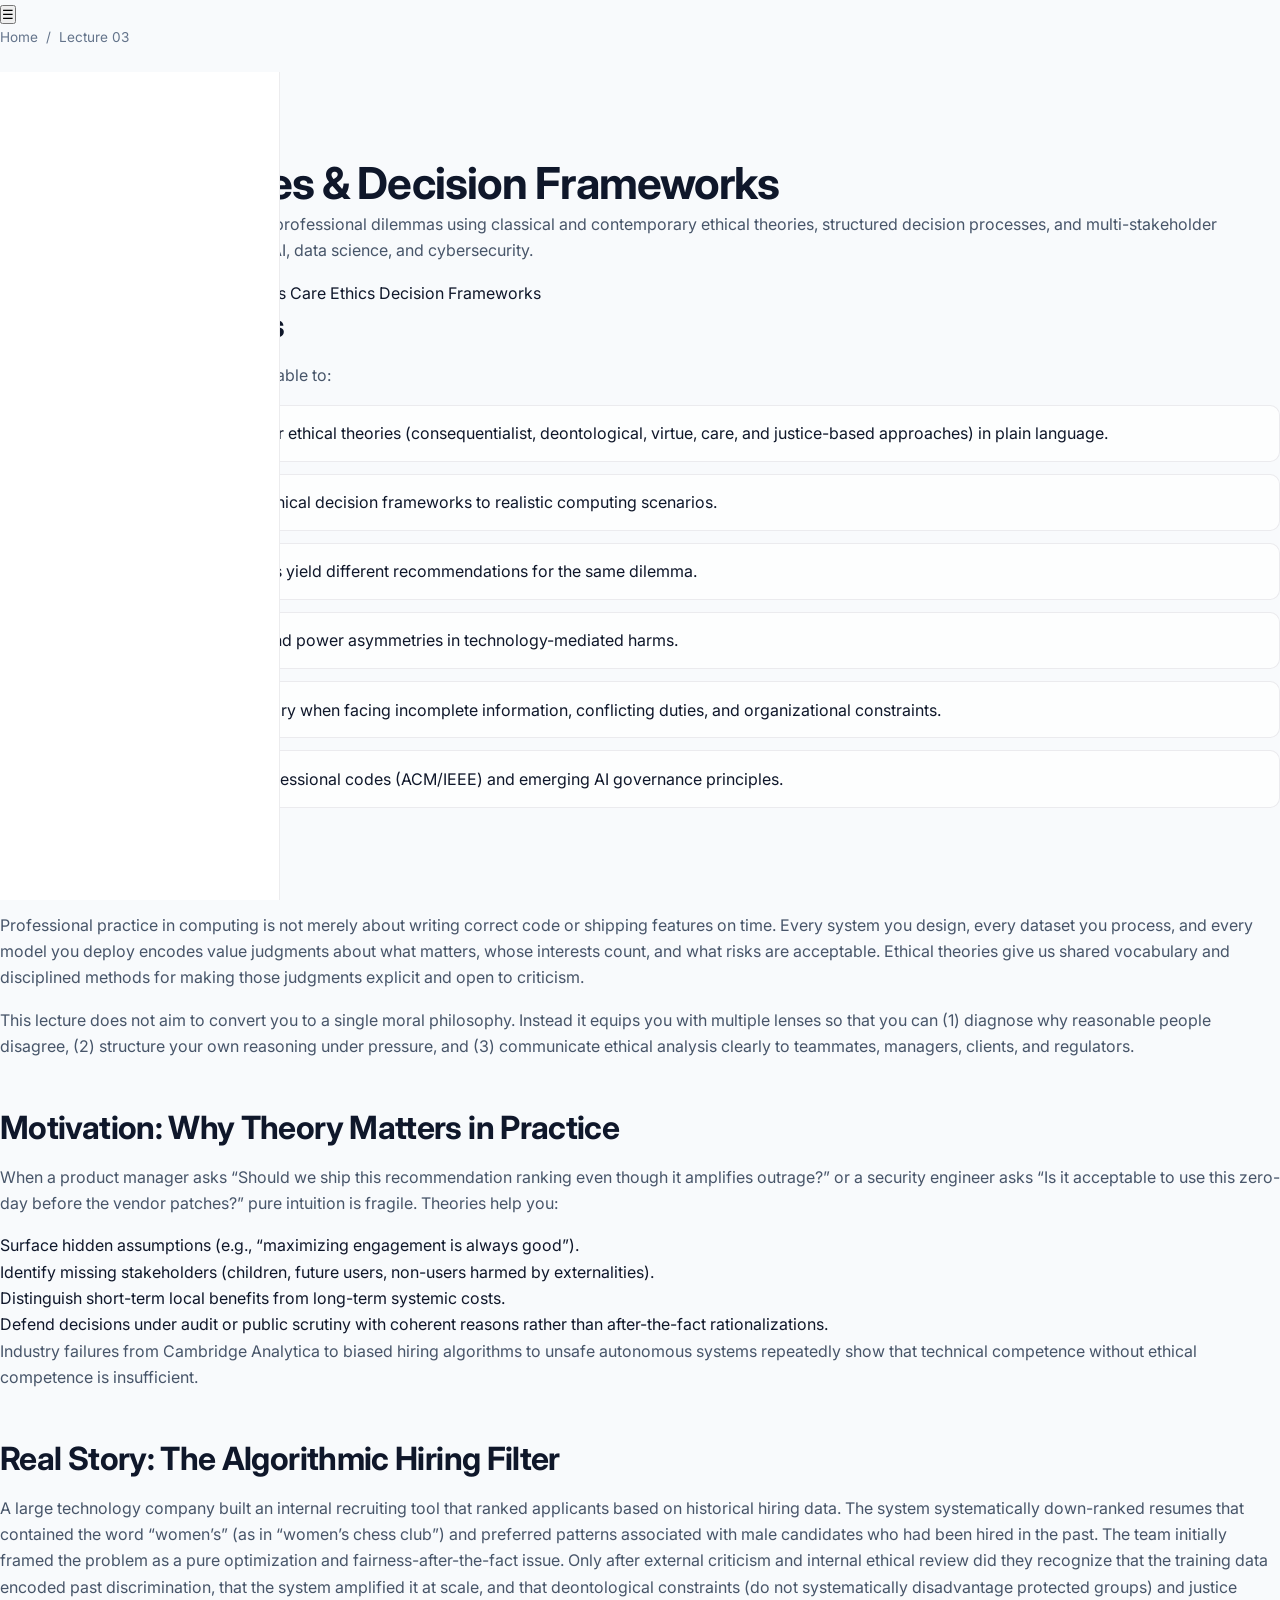
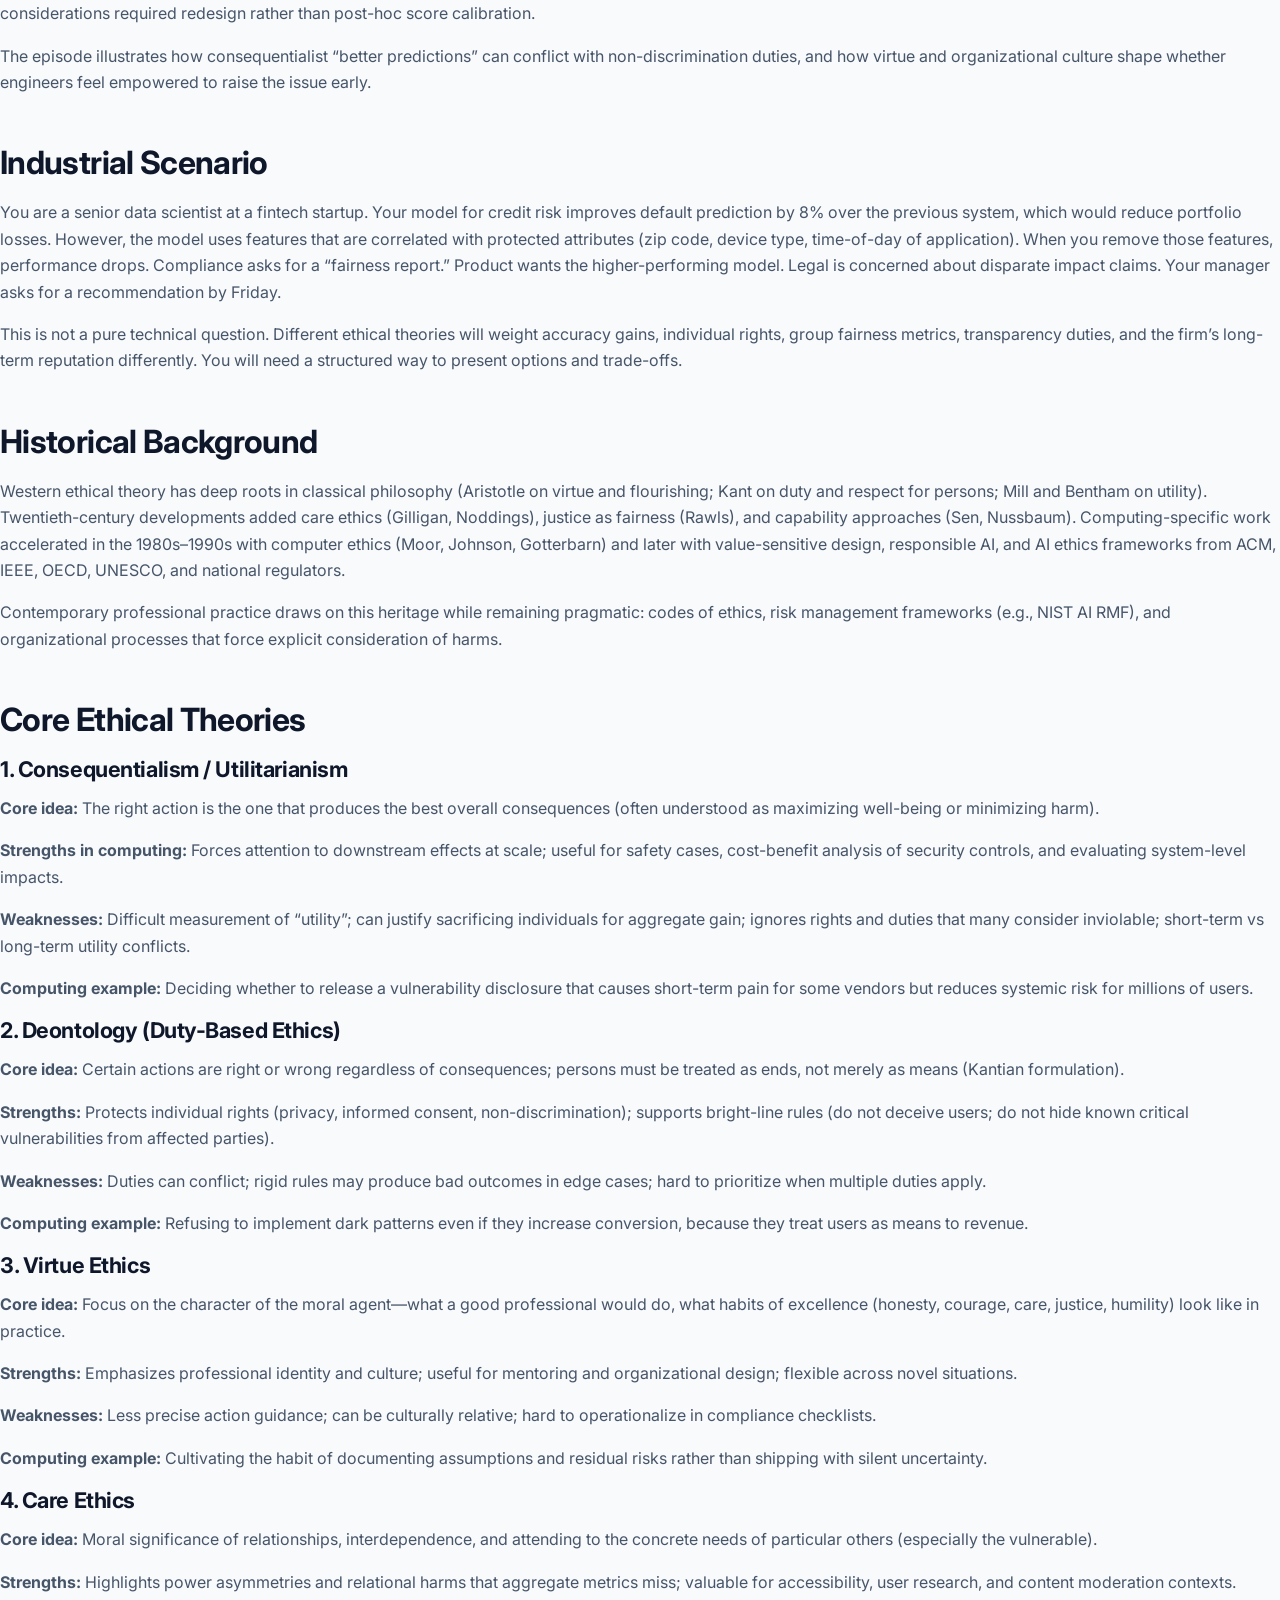
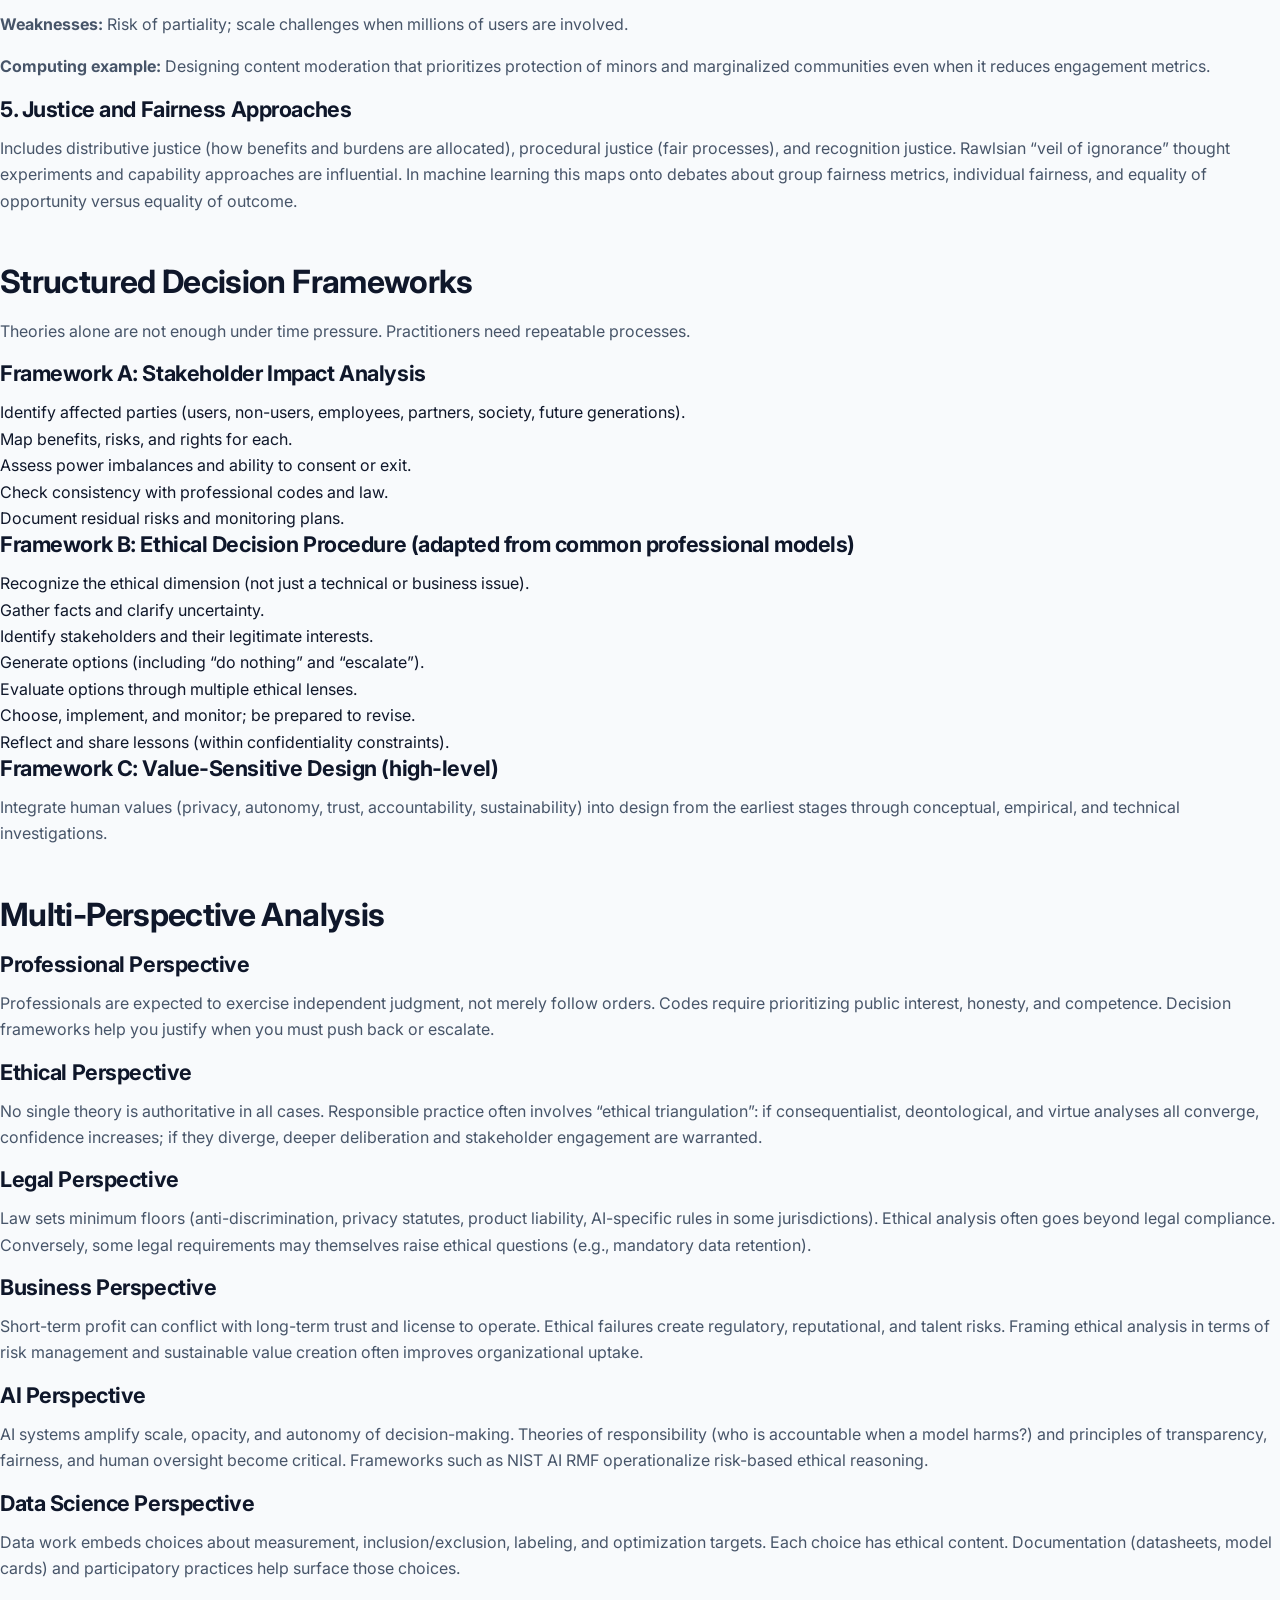
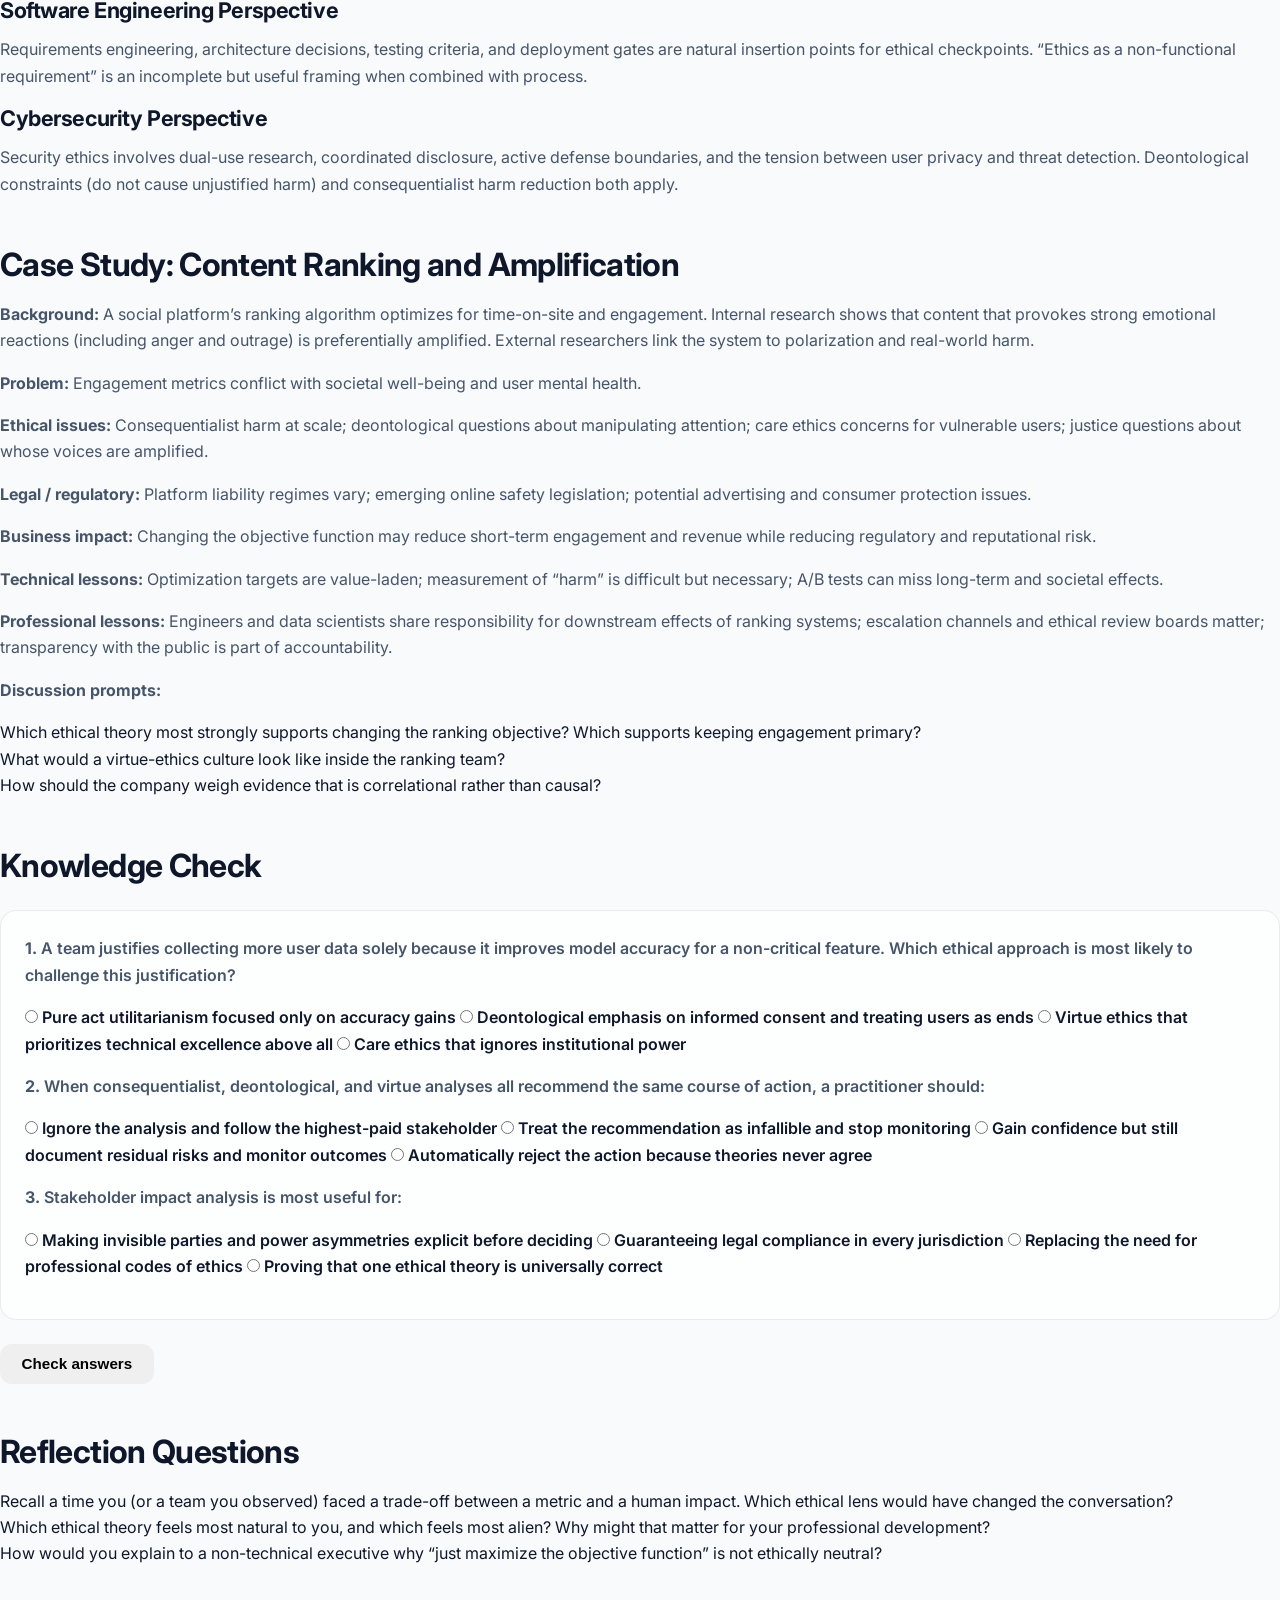
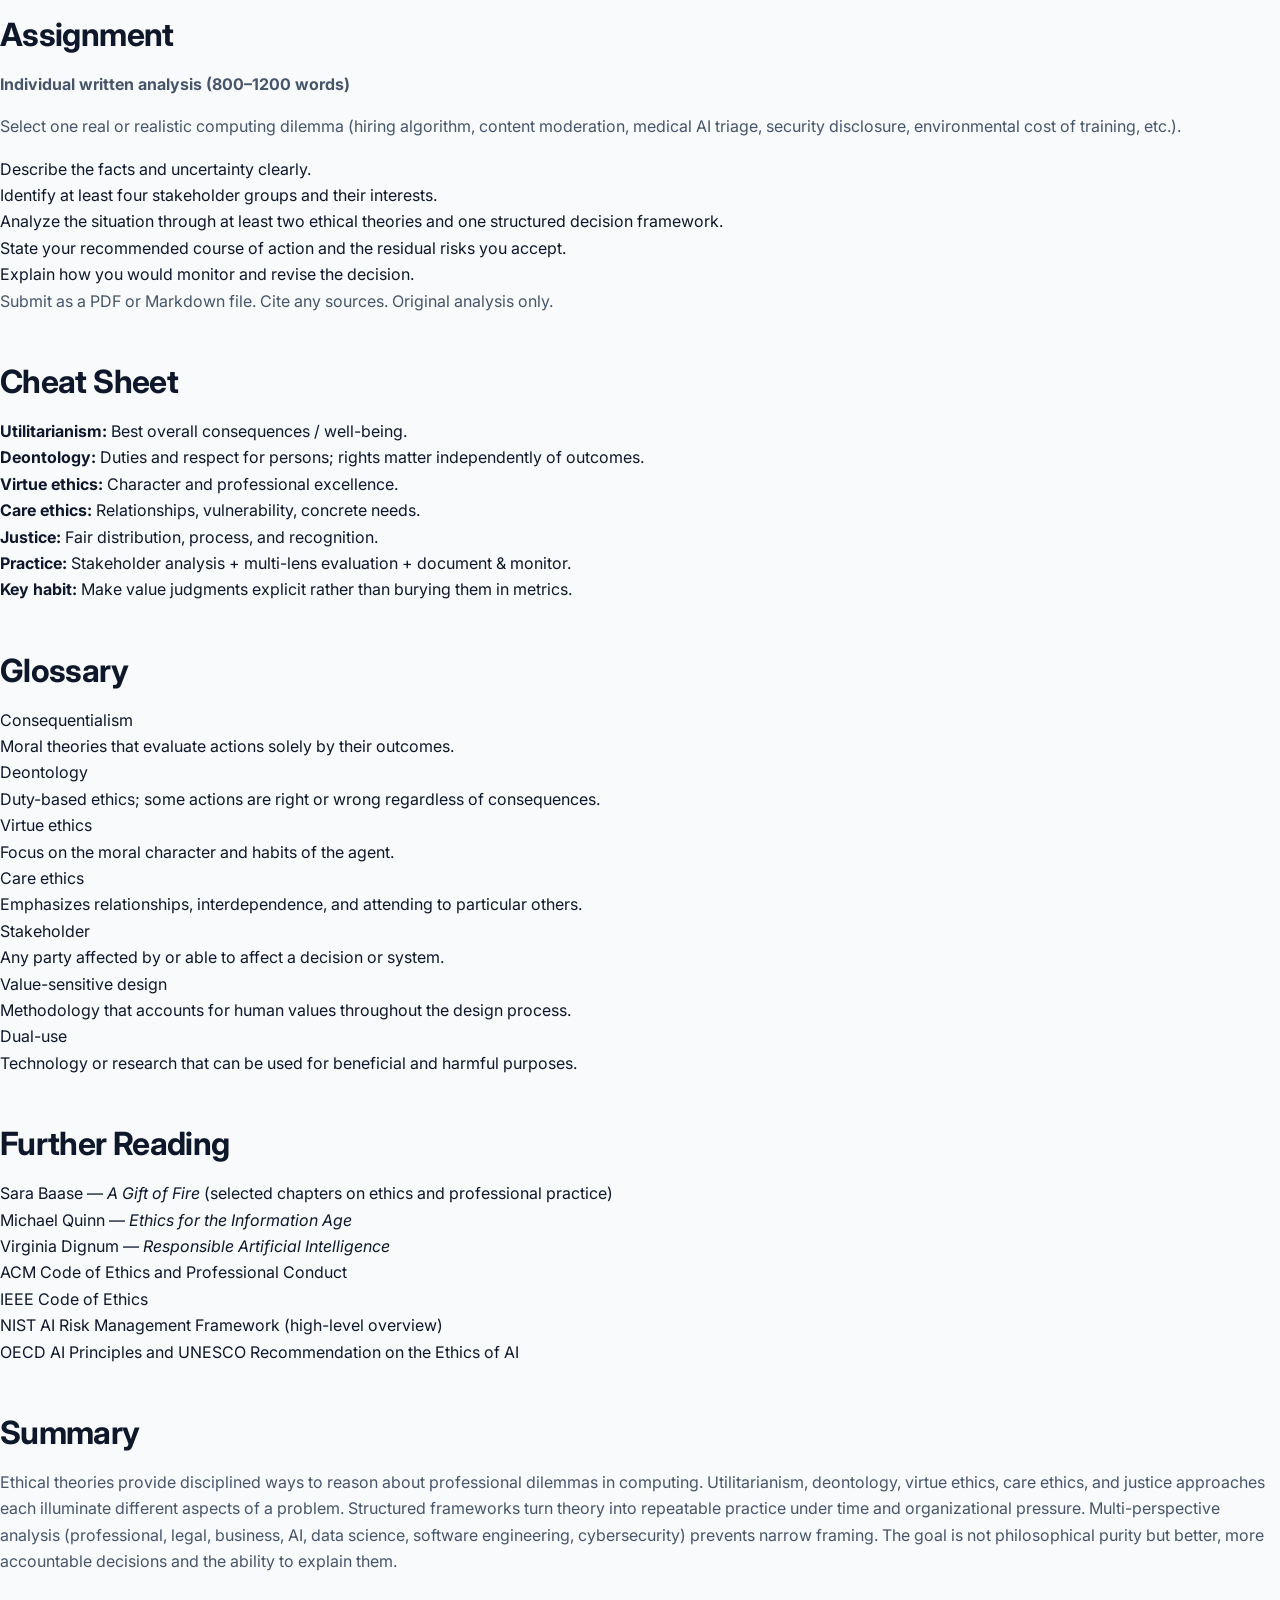
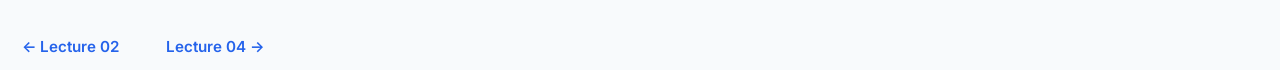
<file: lectures/lecture-03.html>
<!DOCTYPE html>
<html lang="en" data-theme="dark">
<head>
  <meta charset="UTF-8" />
  <meta name="viewport" content="width=device-width, initial-scale=1.0" />
  <meta name="description" content="Lecture 03: Ethical Theories & Decision Frameworks — Professional Practices in Computing" />
  <title>Lecture 03: Ethical Theories & Decision Frameworks | Professional Practices in Computing</title>
  <link rel="stylesheet" href="../css/styles.css" />
  <link rel="preconnect" href="https://fonts.googleapis.com" />
  <link rel="preconnect" href="https://fonts.gstatic.com" crossorigin />
  <link href="https://fonts.googleapis.com/css2?family=Inter:wght@400;500;600;700&family=JetBrains+Mono:wght@400;500&display=swap" rel="stylesheet" />
</head>
<body>
  <div class="app-shell">
    <!-- Sidebar will be injected by main.js -->
    <aside id="sidebar" class="sidebar" aria-label="Course navigation"></aside>

    <main class="main-content">
      <header class="topbar">
        <button id="sidebar-toggle" class="icon-btn" aria-label="Toggle sidebar">☰</button>
        <nav class="breadcrumbs" aria-label="Breadcrumb">
          <a href="../index.html">Home</a>
          <span>/</span>
          <span>Lecture 03</span>
        </nav>
        <div class="topbar-actions">
          <button id="theme-toggle" class="icon-btn" aria-label="Toggle theme">🌙</button>
        </div>
      </header>

      <article class="lecture-article">
        <header class="lecture-hero glass-card">
          <p class="lecture-meta">Module 03 · Ethical Reasoning</p>
          <h1>Ethical Theories & Decision Frameworks</h1>
          <p class="lead">Build a rigorous toolkit for analyzing professional dilemmas using classical and contemporary ethical theories, structured decision processes, and multi-stakeholder perspectives relevant to computing, AI, data science, and cybersecurity.</p>
          <div class="hero-tags">
            <span class="tag">Utilitarianism</span>
            <span class="tag">Deontology</span>
            <span class="tag">Virtue Ethics</span>
            <span class="tag">Care Ethics</span>
            <span class="tag">Decision Frameworks</span>
          </div>
        </header>

        <section class="section glass-card" id="objectives">
          <h2>Learning Objectives</h2>
          <p>By the end of this module you will be able to:</p>
          <ul class="objectives-list">
            <li>Explain the core claims of major ethical theories (consequentialist, deontological, virtue, care, and justice-based approaches) in plain language.</li>
            <li>Apply at least two structured ethical decision frameworks to realistic computing scenarios.</li>
            <li>Compare how different theories yield different recommendations for the same dilemma.</li>
            <li>Identify stakeholder interests and power asymmetries in technology-mediated harms.</li>
            <li>Articulate the limits of pure theory when facing incomplete information, conflicting duties, and organizational constraints.</li>
            <li>Connect ethical analysis to professional codes (ACM/IEEE) and emerging AI governance principles.</li>
          </ul>
        </section>

        <section class="section glass-card" id="introduction">
          <h2>Introduction</h2>
          <p>Professional practice in computing is not merely about writing correct code or shipping features on time. Every system you design, every dataset you process, and every model you deploy encodes value judgments about what matters, whose interests count, and what risks are acceptable. Ethical theories give us shared vocabulary and disciplined methods for making those judgments explicit and open to criticism.</p>
          <p>This lecture does not aim to convert you to a single moral philosophy. Instead it equips you with multiple lenses so that you can (1) diagnose why reasonable people disagree, (2) structure your own reasoning under pressure, and (3) communicate ethical analysis clearly to teammates, managers, clients, and regulators.</p>
        </section>

        <section class="section glass-card" id="motivation">
          <h2>Motivation: Why Theory Matters in Practice</h2>
          <p>When a product manager asks “Should we ship this recommendation ranking even though it amplifies outrage?” or a security engineer asks “Is it acceptable to use this zero-day before the vendor patches?” pure intuition is fragile. Theories help you:</p>
          <ul>
            <li>Surface hidden assumptions (e.g., “maximizing engagement is always good”).</li>
            <li>Identify missing stakeholders (children, future users, non-users harmed by externalities).</li>
            <li>Distinguish short-term local benefits from long-term systemic costs.</li>
            <li>Defend decisions under audit or public scrutiny with coherent reasons rather than after-the-fact rationalizations.</li>
          </ul>
          <p>Industry failures from Cambridge Analytica to biased hiring algorithms to unsafe autonomous systems repeatedly show that technical competence without ethical competence is insufficient.</p>
        </section>

        <section class="section glass-card" id="real-story">
          <h2>Real Story: The Algorithmic Hiring Filter</h2>
          <p>A large technology company built an internal recruiting tool that ranked applicants based on historical hiring data. The system systematically down-ranked resumes that contained the word “women’s” (as in “women’s chess club”) and preferred patterns associated with male candidates who had been hired in the past. The team initially framed the problem as a pure optimization and fairness-after-the-fact issue. Only after external criticism and internal ethical review did they recognize that the training data encoded past discrimination, that the system amplified it at scale, and that deontological constraints (do not systematically disadvantage protected groups) and justice considerations required redesign rather than post-hoc score calibration.</p>
          <p>The episode illustrates how consequentialist “better predictions” can conflict with non-discrimination duties, and how virtue and organizational culture shape whether engineers feel empowered to raise the issue early.</p>
        </section>

        <section class="section glass-card" id="industrial-scenario">
          <h2>Industrial Scenario</h2>
          <p>You are a senior data scientist at a fintech startup. Your model for credit risk improves default prediction by 8% over the previous system, which would reduce portfolio losses. However, the model uses features that are correlated with protected attributes (zip code, device type, time-of-day of application). When you remove those features, performance drops. Compliance asks for a “fairness report.” Product wants the higher-performing model. Legal is concerned about disparate impact claims. Your manager asks for a recommendation by Friday.</p>
          <p>This is not a pure technical question. Different ethical theories will weight accuracy gains, individual rights, group fairness metrics, transparency duties, and the firm’s long-term reputation differently. You will need a structured way to present options and trade-offs.</p>
        </section>

        <section class="section glass-card" id="historical">
          <h2>Historical Background</h2>
          <p>Western ethical theory has deep roots in classical philosophy (Aristotle on virtue and flourishing; Kant on duty and respect for persons; Mill and Bentham on utility). Twentieth-century developments added care ethics (Gilligan, Noddings), justice as fairness (Rawls), and capability approaches (Sen, Nussbaum). Computing-specific work accelerated in the 1980s–1990s with computer ethics (Moor, Johnson, Gotterbarn) and later with value-sensitive design, responsible AI, and AI ethics frameworks from ACM, IEEE, OECD, UNESCO, and national regulators.</p>
          <p>Contemporary professional practice draws on this heritage while remaining pragmatic: codes of ethics, risk management frameworks (e.g., NIST AI RMF), and organizational processes that force explicit consideration of harms.</p>
        </section>

        <section class="section glass-card" id="theories">
          <h2>Core Ethical Theories</h2>

          <h3>1. Consequentialism / Utilitarianism</h3>
          <p><strong>Core idea:</strong> The right action is the one that produces the best overall consequences (often understood as maximizing well-being or minimizing harm).</p>
          <p><strong>Strengths in computing:</strong> Forces attention to downstream effects at scale; useful for safety cases, cost-benefit analysis of security controls, and evaluating system-level impacts.</p>
          <p><strong>Weaknesses:</strong> Difficult measurement of “utility”; can justify sacrificing individuals for aggregate gain; ignores rights and duties that many consider inviolable; short-term vs long-term utility conflicts.</p>
          <p><strong>Computing example:</strong> Deciding whether to release a vulnerability disclosure that causes short-term pain for some vendors but reduces systemic risk for millions of users.</p>

          <h3>2. Deontology (Duty-Based Ethics)</h3>
          <p><strong>Core idea:</strong> Certain actions are right or wrong regardless of consequences; persons must be treated as ends, not merely as means (Kantian formulation).</p>
          <p><strong>Strengths:</strong> Protects individual rights (privacy, informed consent, non-discrimination); supports bright-line rules (do not deceive users; do not hide known critical vulnerabilities from affected parties).</p>
          <p><strong>Weaknesses:</strong> Duties can conflict; rigid rules may produce bad outcomes in edge cases; hard to prioritize when multiple duties apply.</p>
          <p><strong>Computing example:</strong> Refusing to implement dark patterns even if they increase conversion, because they treat users as means to revenue.</p>

          <h3>3. Virtue Ethics</h3>
          <p><strong>Core idea:</strong> Focus on the character of the moral agent—what a good professional would do, what habits of excellence (honesty, courage, care, justice, humility) look like in practice.</p>
          <p><strong>Strengths:</strong> Emphasizes professional identity and culture; useful for mentoring and organizational design; flexible across novel situations.</p>
          <p><strong>Weaknesses:</strong> Less precise action guidance; can be culturally relative; hard to operationalize in compliance checklists.</p>
          <p><strong>Computing example:</strong> Cultivating the habit of documenting assumptions and residual risks rather than shipping with silent uncertainty.</p>

          <h3>4. Care Ethics</h3>
          <p><strong>Core idea:</strong> Moral significance of relationships, interdependence, and attending to the concrete needs of particular others (especially the vulnerable).</p>
          <p><strong>Strengths:</strong> Highlights power asymmetries and relational harms that aggregate metrics miss; valuable for accessibility, user research, and content moderation contexts.</p>
          <p><strong>Weaknesses:</strong> Risk of partiality; scale challenges when millions of users are involved.</p>
          <p><strong>Computing example:</strong> Designing content moderation that prioritizes protection of minors and marginalized communities even when it reduces engagement metrics.</p>

          <h3>5. Justice and Fairness Approaches</h3>
          <p>Includes distributive justice (how benefits and burdens are allocated), procedural justice (fair processes), and recognition justice. Rawlsian “veil of ignorance” thought experiments and capability approaches are influential. In machine learning this maps onto debates about group fairness metrics, individual fairness, and equality of opportunity versus equality of outcome.</p>
        </section>

        <section class="section glass-card" id="frameworks">
          <h2>Structured Decision Frameworks</h2>
          <p>Theories alone are not enough under time pressure. Practitioners need repeatable processes.</p>

          <h3>Framework A: Stakeholder Impact Analysis</h3>
          <ol>
            <li>Identify affected parties (users, non-users, employees, partners, society, future generations).</li>
            <li>Map benefits, risks, and rights for each.</li>
            <li>Assess power imbalances and ability to consent or exit.</li>
            <li>Check consistency with professional codes and law.</li>
            <li>Document residual risks and monitoring plans.</li>
          </ol>

          <h3>Framework B: Ethical Decision Procedure (adapted from common professional models)</h3>
          <ol>
            <li>Recognize the ethical dimension (not just a technical or business issue).</li>
            <li>Gather facts and clarify uncertainty.</li>
            <li>Identify stakeholders and their legitimate interests.</li>
            <li>Generate options (including “do nothing” and “escalate”).</li>
            <li>Evaluate options through multiple ethical lenses.</li>
            <li>Choose, implement, and monitor; be prepared to revise.</li>
            <li>Reflect and share lessons (within confidentiality constraints).</li>
          </ol>

          <h3>Framework C: Value-Sensitive Design (high-level)</h3>
          <p>Integrate human values (privacy, autonomy, trust, accountability, sustainability) into design from the earliest stages through conceptual, empirical, and technical investigations.</p>
        </section>

        <section class="section glass-card" id="perspectives">
          <h2>Multi-Perspective Analysis</h2>

          <h3>Professional Perspective</h3>
          <p>Professionals are expected to exercise independent judgment, not merely follow orders. Codes require prioritizing public interest, honesty, and competence. Decision frameworks help you justify when you must push back or escalate.</p>

          <h3>Ethical Perspective</h3>
          <p>No single theory is authoritative in all cases. Responsible practice often involves “ethical triangulation”: if consequentialist, deontological, and virtue analyses all converge, confidence increases; if they diverge, deeper deliberation and stakeholder engagement are warranted.</p>

          <h3>Legal Perspective</h3>
          <p>Law sets minimum floors (anti-discrimination, privacy statutes, product liability, AI-specific rules in some jurisdictions). Ethical analysis often goes beyond legal compliance. Conversely, some legal requirements may themselves raise ethical questions (e.g., mandatory data retention).</p>

          <h3>Business Perspective</h3>
          <p>Short-term profit can conflict with long-term trust and license to operate. Ethical failures create regulatory, reputational, and talent risks. Framing ethical analysis in terms of risk management and sustainable value creation often improves organizational uptake.</p>

          <h3>AI Perspective</h3>
          <p>AI systems amplify scale, opacity, and autonomy of decision-making. Theories of responsibility (who is accountable when a model harms?) and principles of transparency, fairness, and human oversight become critical. Frameworks such as NIST AI RMF operationalize risk-based ethical reasoning.</p>

          <h3>Data Science Perspective</h3>
          <p>Data work embeds choices about measurement, inclusion/exclusion, labeling, and optimization targets. Each choice has ethical content. Documentation (datasheets, model cards) and participatory practices help surface those choices.</p>

          <h3>Software Engineering Perspective</h3>
          <p>Requirements engineering, architecture decisions, testing criteria, and deployment gates are natural insertion points for ethical checkpoints. “Ethics as a non-functional requirement” is an incomplete but useful framing when combined with process.</p>

          <h3>Cybersecurity Perspective</h3>
          <p>Security ethics involves dual-use research, coordinated disclosure, active defense boundaries, and the tension between user privacy and threat detection. Deontological constraints (do not cause unjustified harm) and consequentialist harm reduction both apply.</p>
        </section>

        <section class="section glass-card" id="case-study">
          <h2>Case Study: Content Ranking and Amplification</h2>
          <p><strong>Background:</strong> A social platform’s ranking algorithm optimizes for time-on-site and engagement. Internal research shows that content that provokes strong emotional reactions (including anger and outrage) is preferentially amplified. External researchers link the system to polarization and real-world harm.</p>
          <p><strong>Problem:</strong> Engagement metrics conflict with societal well-being and user mental health.</p>
          <p><strong>Ethical issues:</strong> Consequentialist harm at scale; deontological questions about manipulating attention; care ethics concerns for vulnerable users; justice questions about whose voices are amplified.</p>
          <p><strong>Legal / regulatory:</strong> Platform liability regimes vary; emerging online safety legislation; potential advertising and consumer protection issues.</p>
          <p><strong>Business impact:</strong> Changing the objective function may reduce short-term engagement and revenue while reducing regulatory and reputational risk.</p>
          <p><strong>Technical lessons:</strong> Optimization targets are value-laden; measurement of “harm” is difficult but necessary; A/B tests can miss long-term and societal effects.</p>
          <p><strong>Professional lessons:</strong> Engineers and data scientists share responsibility for downstream effects of ranking systems; escalation channels and ethical review boards matter; transparency with the public is part of accountability.</p>
          <p><strong>Discussion prompts:</strong></p>
          <ul>
            <li>Which ethical theory most strongly supports changing the ranking objective? Which supports keeping engagement primary?</li>
            <li>What would a virtue-ethics culture look like inside the ranking team?</li>
            <li>How should the company weigh evidence that is correlational rather than causal?</li>
          </ul>
        </section>

        <section class="section glass-card" id="knowledge-check">
          <h2>Knowledge Check</h2>
          <div class="quiz-container" data-quiz="lecture-03">
            <div class="quiz-question" data-correct="b">
              <p><strong>1.</strong> A team justifies collecting more user data solely because it improves model accuracy for a non-critical feature. Which ethical approach is most likely to challenge this justification?</p>
              <label><input type="radio" name="q1" value="a" /> Pure act utilitarianism focused only on accuracy gains</label>
              <label><input type="radio" name="q1" value="b" /> Deontological emphasis on informed consent and treating users as ends</label>
              <label><input type="radio" name="q1" value="c" /> Virtue ethics that prioritizes technical excellence above all</label>
              <label><input type="radio" name="q1" value="d" /> Care ethics that ignores institutional power</label>
            </div>
            <div class="quiz-question" data-correct="c">
              <p><strong>2.</strong> When consequentialist, deontological, and virtue analyses all recommend the same course of action, a practitioner should:</p>
              <label><input type="radio" name="q2" value="a" /> Ignore the analysis and follow the highest-paid stakeholder</label>
              <label><input type="radio" name="q2" value="b" /> Treat the recommendation as infallible and stop monitoring</label>
              <label><input type="radio" name="q2" value="c" /> Gain confidence but still document residual risks and monitor outcomes</label>
              <label><input type="radio" name="q2" value="d" /> Automatically reject the action because theories never agree</label>
            </div>
            <div class="quiz-question" data-correct="a">
              <p><strong>3.</strong> Stakeholder impact analysis is most useful for:</p>
              <label><input type="radio" name="q3" value="a" /> Making invisible parties and power asymmetries explicit before deciding</label>
              <label><input type="radio" name="q3" value="b" /> Guaranteeing legal compliance in every jurisdiction</label>
              <label><input type="radio" name="q3" value="c" /> Replacing the need for professional codes of ethics</label>
              <label><input type="radio" name="q3" value="d" /> Proving that one ethical theory is universally correct</label>
            </div>
          </div>
          <button class="btn primary" id="check-quiz">Check answers</button>
          <div id="quiz-feedback" class="quiz-feedback" hidden></div>
        </section>

        <section class="section glass-card" id="reflection">
          <h2>Reflection Questions</h2>
          <ol>
            <li>Recall a time you (or a team you observed) faced a trade-off between a metric and a human impact. Which ethical lens would have changed the conversation?</li>
            <li>Which ethical theory feels most natural to you, and which feels most alien? Why might that matter for your professional development?</li>
            <li>How would you explain to a non-technical executive why “just maximize the objective function” is not ethically neutral?</li>
          </ol>
        </section>

        <section class="section glass-card" id="assignment">
          <h2>Assignment</h2>
          <p><strong>Individual written analysis (800–1200 words)</strong></p>
          <p>Select one real or realistic computing dilemma (hiring algorithm, content moderation, medical AI triage, security disclosure, environmental cost of training, etc.).</p>
          <ol>
            <li>Describe the facts and uncertainty clearly.</li>
            <li>Identify at least four stakeholder groups and their interests.</li>
            <li>Analyze the situation through at least two ethical theories and one structured decision framework.</li>
            <li>State your recommended course of action and the residual risks you accept.</li>
            <li>Explain how you would monitor and revise the decision.</li>
          </ol>
          <p>Submit as a PDF or Markdown file. Cite any sources. Original analysis only.</p>
        </section>

        <section class="section glass-card" id="cheat-sheet">
          <h2>Cheat Sheet</h2>
          <ul>
            <li><strong>Utilitarianism:</strong> Best overall consequences / well-being.</li>
            <li><strong>Deontology:</strong> Duties and respect for persons; rights matter independently of outcomes.</li>
            <li><strong>Virtue ethics:</strong> Character and professional excellence.</li>
            <li><strong>Care ethics:</strong> Relationships, vulnerability, concrete needs.</li>
            <li><strong>Justice:</strong> Fair distribution, process, and recognition.</li>
            <li><strong>Practice:</strong> Stakeholder analysis + multi-lens evaluation + document &amp; monitor.</li>
            <li><strong>Key habit:</strong> Make value judgments explicit rather than burying them in metrics.</li>
          </ul>
        </section>

        <section class="section glass-card" id="glossary">
          <h2>Glossary</h2>
          <dl>
            <dt>Consequentialism</dt>
            <dd>Moral theories that evaluate actions solely by their outcomes.</dd>
            <dt>Deontology</dt>
            <dd>Duty-based ethics; some actions are right or wrong regardless of consequences.</dd>
            <dt>Virtue ethics</dt>
            <dd>Focus on the moral character and habits of the agent.</dd>
            <dt>Care ethics</dt>
            <dd>Emphasizes relationships, interdependence, and attending to particular others.</dd>
            <dt>Stakeholder</dt>
            <dd>Any party affected by or able to affect a decision or system.</dd>
            <dt>Value-sensitive design</dt>
            <dd>Methodology that accounts for human values throughout the design process.</dd>
            <dt>Dual-use</dt>
            <dd>Technology or research that can be used for beneficial and harmful purposes.</dd>
          </dl>
        </section>

        <section class="section glass-card" id="further-reading">
          <h2>Further Reading</h2>
          <ul>
            <li>Sara Baase — <em>A Gift of Fire</em> (selected chapters on ethics and professional practice)</li>
            <li>Michael Quinn — <em>Ethics for the Information Age</em></li>
            <li>Virginia Dignum — <em>Responsible Artificial Intelligence</em></li>
            <li>ACM Code of Ethics and Professional Conduct</li>
            <li>IEEE Code of Ethics</li>
            <li>NIST AI Risk Management Framework (high-level overview)</li>
            <li>OECD AI Principles and UNESCO Recommendation on the Ethics of AI</li>
          </ul>
        </section>

        <section class="section glass-card" id="summary">
          <h2>Summary</h2>
          <p>Ethical theories provide disciplined ways to reason about professional dilemmas in computing. Utilitarianism, deontology, virtue ethics, care ethics, and justice approaches each illuminate different aspects of a problem. Structured frameworks turn theory into repeatable practice under time and organizational pressure. Multi-perspective analysis (professional, legal, business, AI, data science, software engineering, cybersecurity) prevents narrow framing. The goal is not philosophical purity but better, more accountable decisions and the ability to explain them.</p>
        </section>

        <nav class="lecture-nav">
          <a class="btn ghost" href="lecture-02.html">← Lecture 02</a>
          <a class="btn primary" href="lecture-04.html">Lecture 04 →</a>
        </nav>
      </article>
    </main>
  </div>
  <script src="../js/main.js"></script>
</body>
</html>
</file>
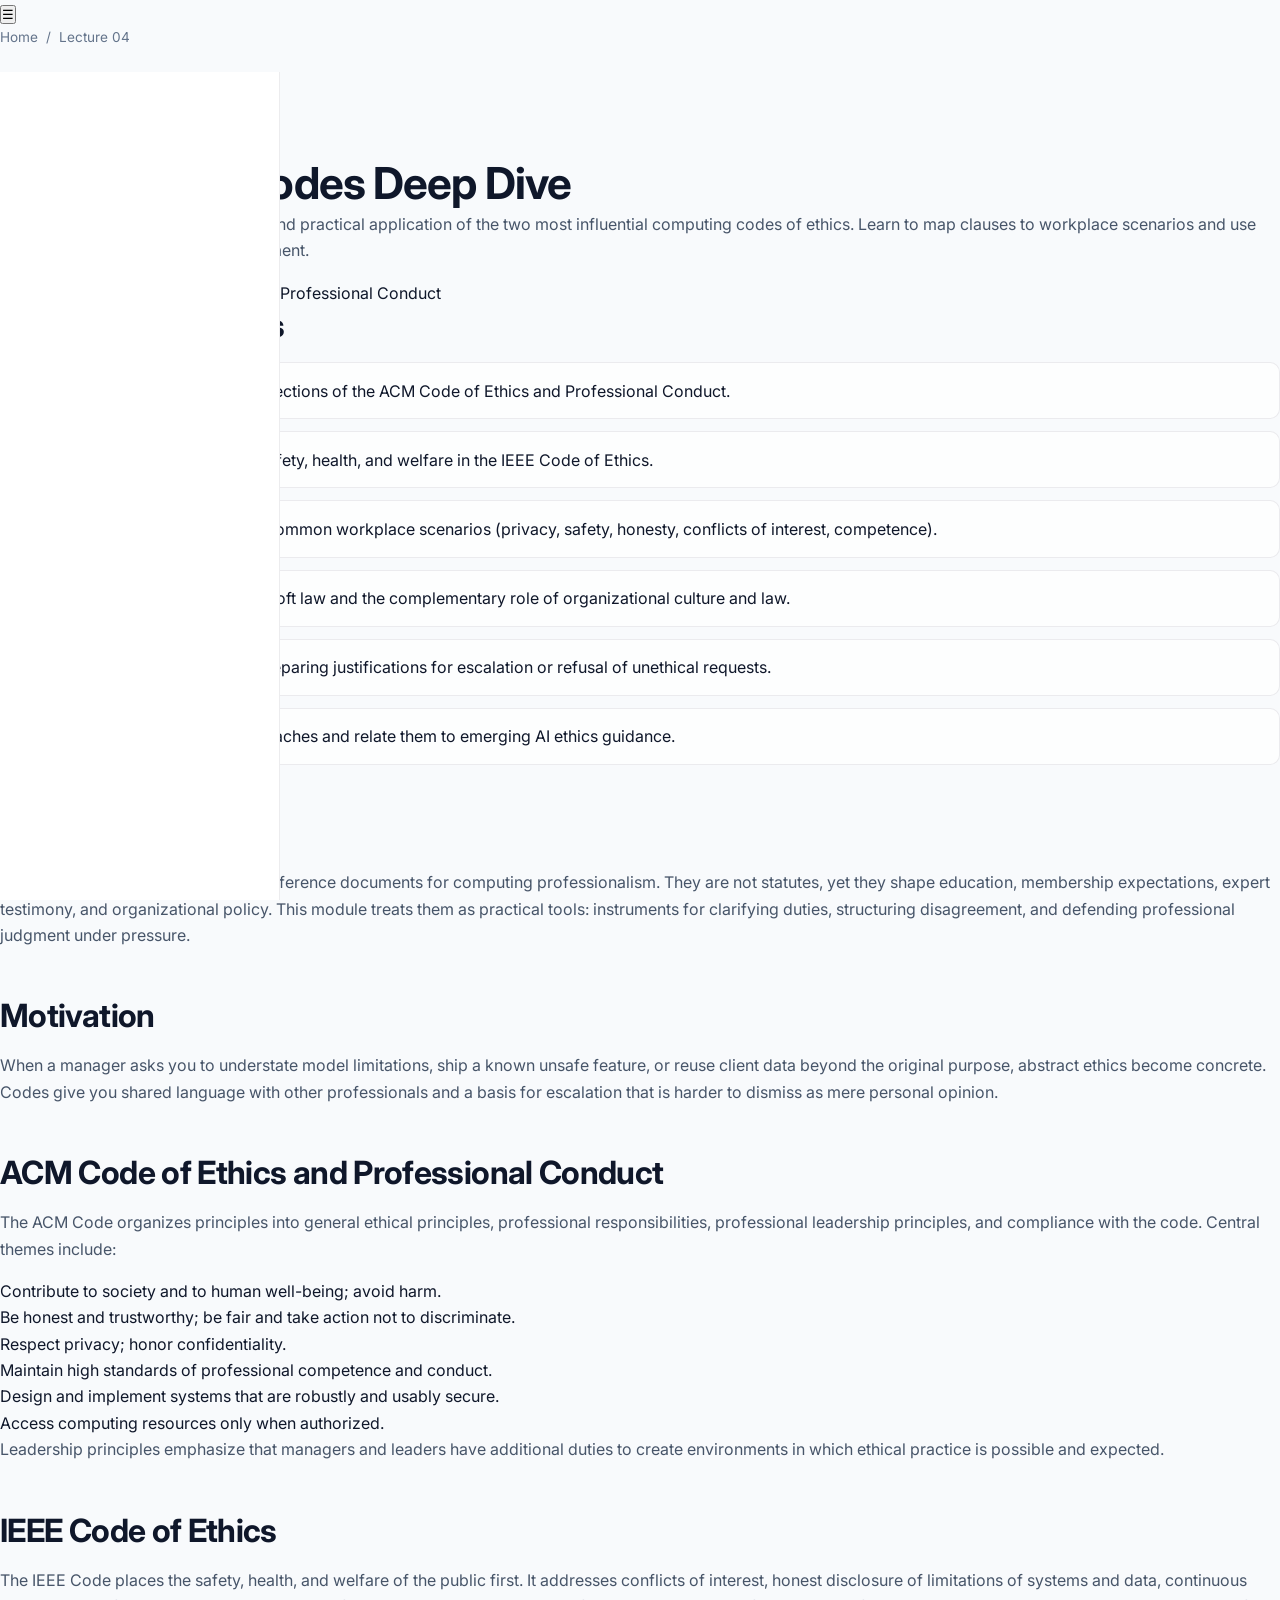
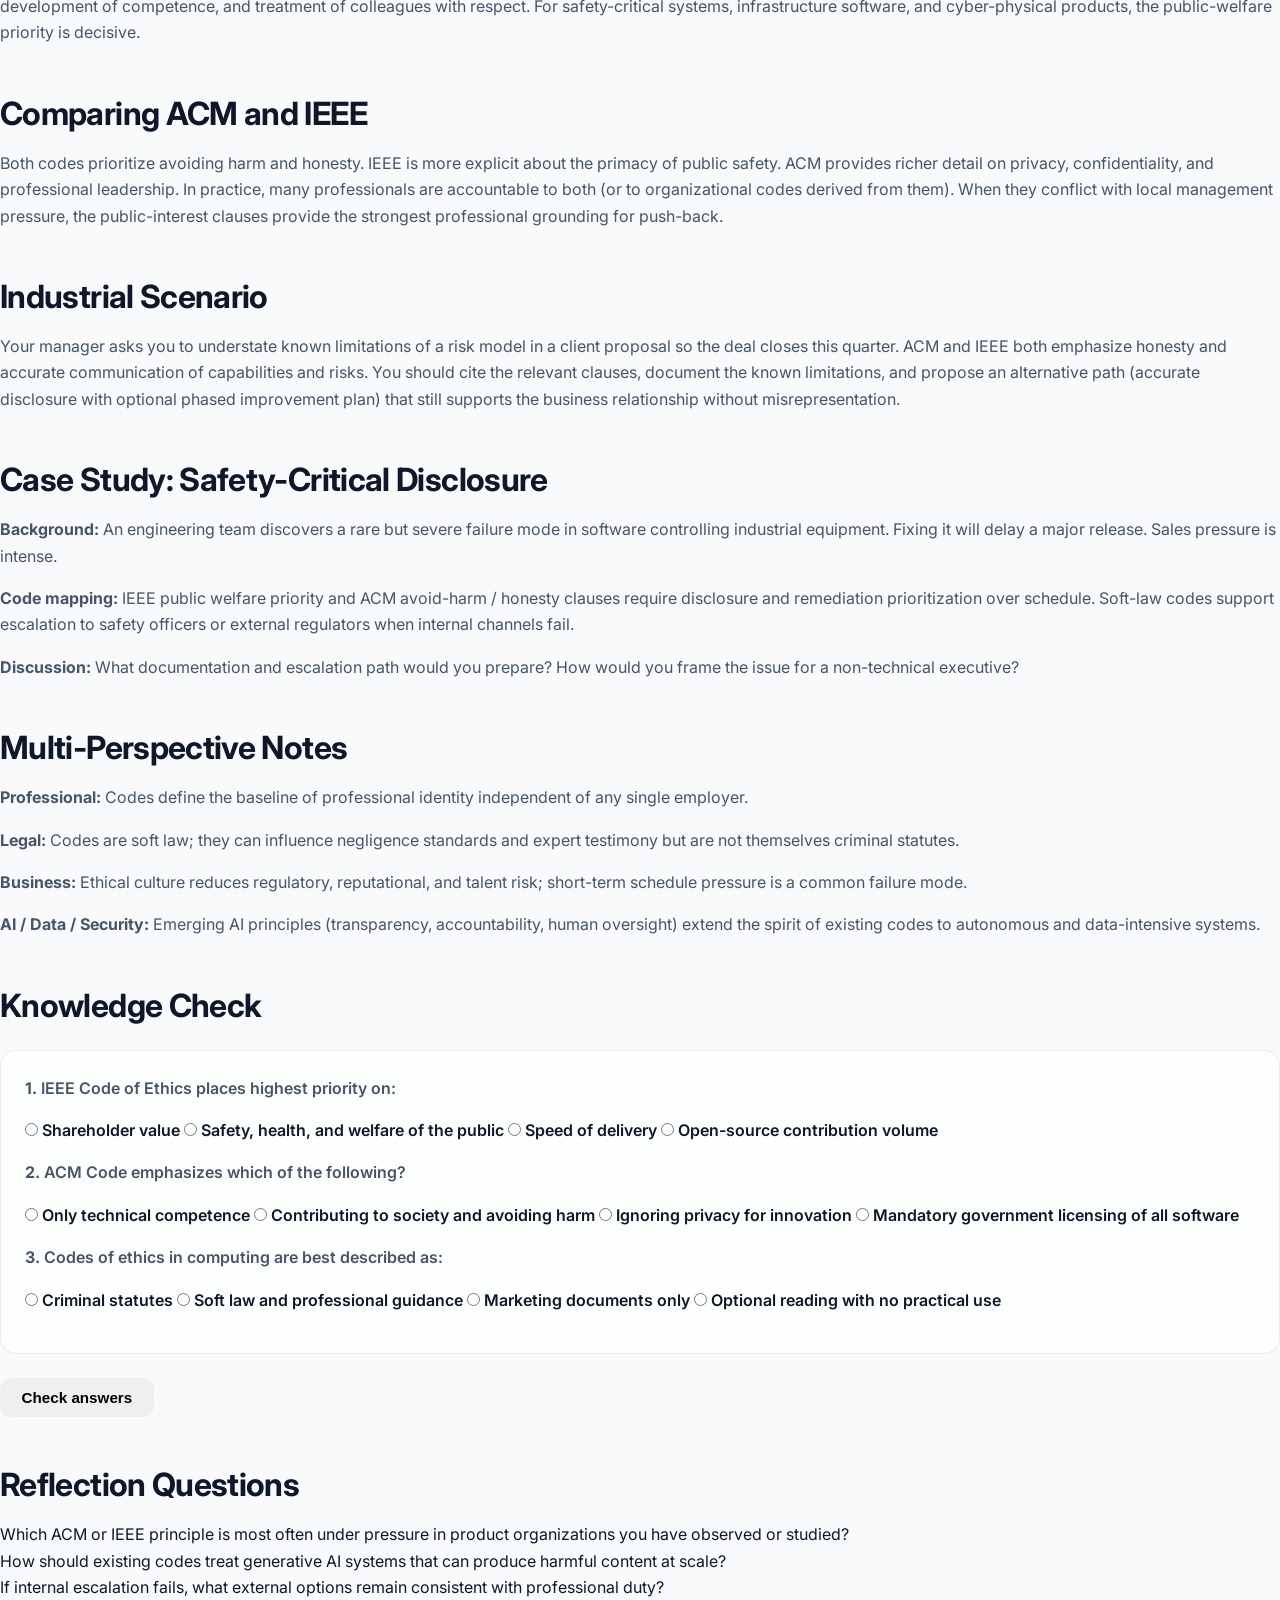
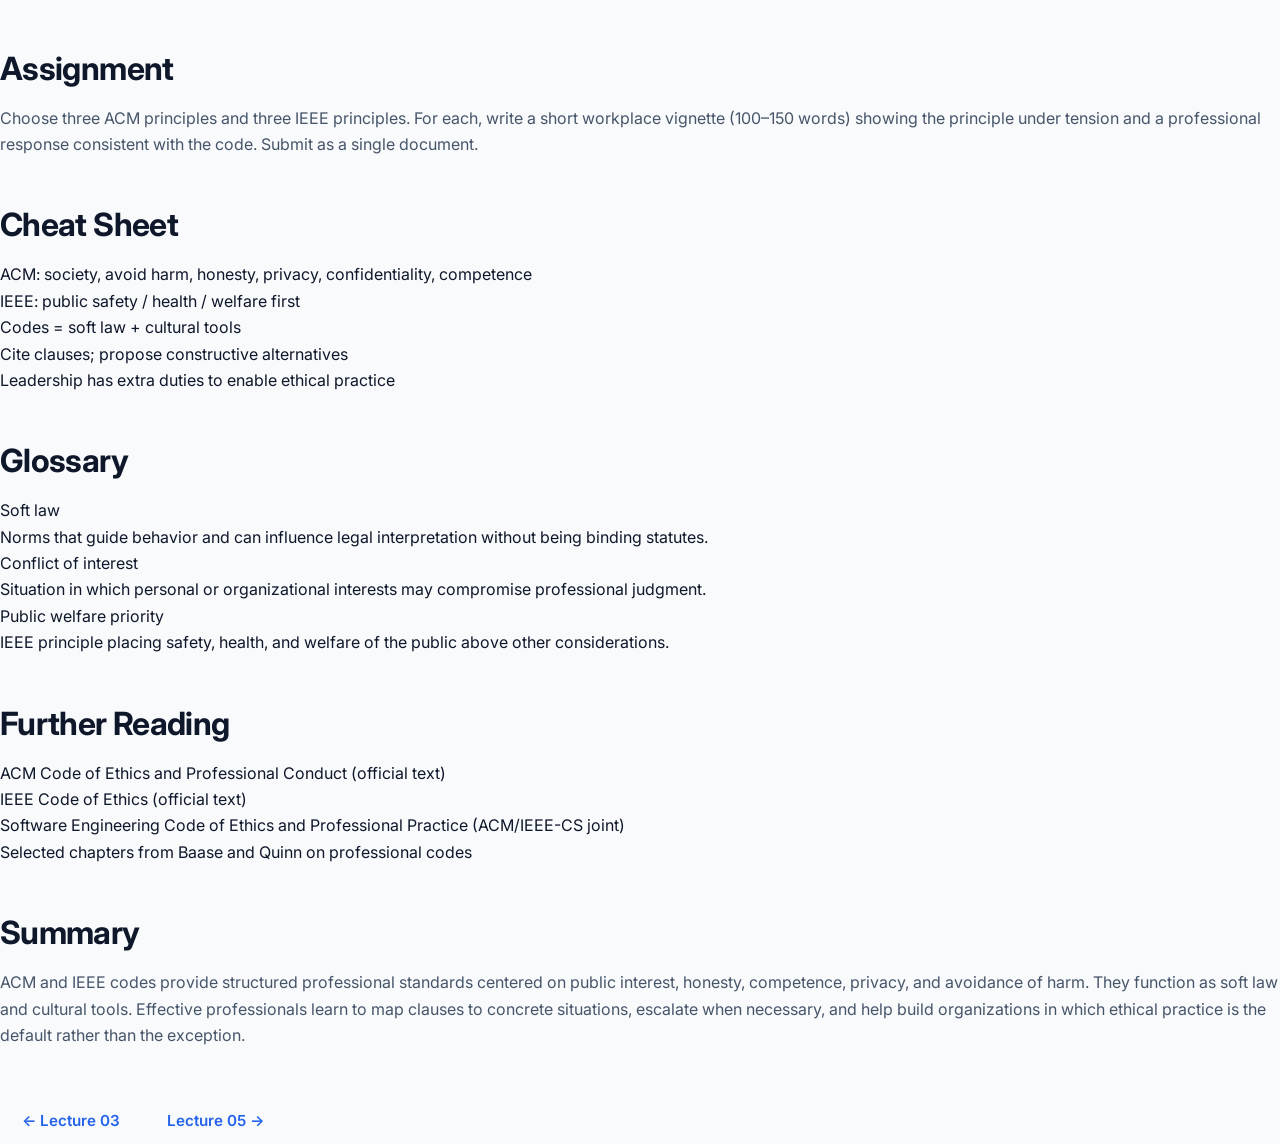
<file: lectures/lecture-04.html>
<!DOCTYPE html>
<html lang="en" data-theme="dark">
<head>
  <meta charset="UTF-8" />
  <meta name="viewport" content="width=device-width, initial-scale=1.0" />
  <meta name="description" content="Lecture 04: ACM & IEEE Codes of Ethics Deep Dive — Principles, application, case mapping, and practical use of professional codes in computing." />
  <title>Lecture 04 — ACM & IEEE Codes | Professional Practices in Computing</title>
  <link rel="stylesheet" href="../css/styles.css" />
  <link rel="preconnect" href="https://fonts.googleapis.com" />
  <link rel="preconnect" href="https://fonts.gstatic.com" crossorigin />
  <link href="https://fonts.googleapis.com/css2?family=Inter:wght@400;500;600;700&family=JetBrains+Mono:wght@400;500&display=swap" rel="stylesheet" />
</head>
<body>
  <div class="app-shell">
    <aside id="sidebar" class="sidebar" aria-label="Course navigation"></aside>
    <main class="main-content">
      <header class="topbar">
        <button id="sidebar-toggle" class="icon-btn" aria-label="Toggle sidebar">☰</button>
        <nav class="breadcrumbs" aria-label="Breadcrumb">
          <a href="../index.html">Home</a> <span>/</span> <span>Lecture 04</span>
        </nav>
        <div class="topbar-actions">
          <button id="theme-toggle" class="icon-btn" aria-label="Toggle theme">🌙</button>
        </div>
      </header>

      <article class="lecture-article">
        <header class="lecture-hero glass-card">
          <p class="lecture-meta">Module 04 · Professional Standards</p>
          <h1>ACM & IEEE Codes Deep Dive</h1>
          <p class="lead">Master the structure, key principles, and practical application of the two most influential computing codes of ethics. Learn to map clauses to workplace scenarios and use codes as tools for professional judgment.</p>
          <div class="hero-tags">
            <span class="tag">ACM Code</span>
            <span class="tag">IEEE Code</span>
            <span class="tag">Public Welfare</span>
            <span class="tag">Professional Conduct</span>
          </div>
        </header>

        <section class="section glass-card" id="objectives">
          <h2>Learning Objectives</h2>
          <ul class="objectives-list">
            <li>Locate and interpret the main sections of the ACM Code of Ethics and Professional Conduct.</li>
            <li>Explain the priority of public safety, health, and welfare in the IEEE Code of Ethics.</li>
            <li>Map specific code clauses to common workplace scenarios (privacy, safety, honesty, conflicts of interest, competence).</li>
            <li>Discuss the limits of codes as soft law and the complementary role of organizational culture and law.</li>
            <li>Apply code principles when preparing justifications for escalation or refusal of unethical requests.</li>
            <li>Compare ACM and IEEE approaches and relate them to emerging AI ethics guidance.</li>
          </ul>
        </section>

        <section class="section glass-card" id="introduction">
          <h2>Introduction</h2>
          <p>The ACM and IEEE codes are living reference documents for computing professionalism. They are not statutes, yet they shape education, membership expectations, expert testimony, and organizational policy. This module treats them as practical tools: instruments for clarifying duties, structuring disagreement, and defending professional judgment under pressure.</p>
        </section>

        <section class="section glass-card" id="motivation">
          <h2>Motivation</h2>
          <p>When a manager asks you to understate model limitations, ship a known unsafe feature, or reuse client data beyond the original purpose, abstract ethics become concrete. Codes give you shared language with other professionals and a basis for escalation that is harder to dismiss as mere personal opinion.</p>
        </section>

        <section class="section glass-card" id="acm">
          <h2>ACM Code of Ethics and Professional Conduct</h2>
          <p>The ACM Code organizes principles into general ethical principles, professional responsibilities, professional leadership principles, and compliance with the code. Central themes include:</p>
          <ul>
            <li>Contribute to society and to human well-being; avoid harm.</li>
            <li>Be honest and trustworthy; be fair and take action not to discriminate.</li>
            <li>Respect privacy; honor confidentiality.</li>
            <li>Maintain high standards of professional competence and conduct.</li>
            <li>Design and implement systems that are robustly and usably secure.</li>
            <li>Access computing resources only when authorized.</li>
          </ul>
          <p>Leadership principles emphasize that managers and leaders have additional duties to create environments in which ethical practice is possible and expected.</p>
        </section>

        <section class="section glass-card" id="ieee">
          <h2>IEEE Code of Ethics</h2>
          <p>The IEEE Code places the safety, health, and welfare of the public first. It addresses conflicts of interest, honest disclosure of limitations of systems and data, continuous development of competence, and treatment of colleagues with respect. For safety-critical systems, infrastructure software, and cyber-physical products, the public-welfare priority is decisive.</p>
        </section>

        <section class="section glass-card" id="comparison">
          <h2>Comparing ACM and IEEE</h2>
          <p>Both codes prioritize avoiding harm and honesty. IEEE is more explicit about the primacy of public safety. ACM provides richer detail on privacy, confidentiality, and professional leadership. In practice, many professionals are accountable to both (or to organizational codes derived from them). When they conflict with local management pressure, the public-interest clauses provide the strongest professional grounding for push-back.</p>
        </section>

        <section class="section glass-card" id="industrial-scenario">
          <h2>Industrial Scenario</h2>
          <p>Your manager asks you to understate known limitations of a risk model in a client proposal so the deal closes this quarter. ACM and IEEE both emphasize honesty and accurate communication of capabilities and risks. You should cite the relevant clauses, document the known limitations, and propose an alternative path (accurate disclosure with optional phased improvement plan) that still supports the business relationship without misrepresentation.</p>
        </section>

        <section class="section glass-card" id="case-study">
          <h2>Case Study: Safety-Critical Disclosure</h2>
          <p><strong>Background:</strong> An engineering team discovers a rare but severe failure mode in software controlling industrial equipment. Fixing it will delay a major release. Sales pressure is intense.</p>
          <p><strong>Code mapping:</strong> IEEE public welfare priority and ACM avoid-harm / honesty clauses require disclosure and remediation prioritization over schedule. Soft-law codes support escalation to safety officers or external regulators when internal channels fail.</p>
          <p><strong>Discussion:</strong> What documentation and escalation path would you prepare? How would you frame the issue for a non-technical executive?</p>
        </section>

        <section class="section glass-card" id="perspectives">
          <h2>Multi-Perspective Notes</h2>
          <p><strong>Professional:</strong> Codes define the baseline of professional identity independent of any single employer.</p>
          <p><strong>Legal:</strong> Codes are soft law; they can influence negligence standards and expert testimony but are not themselves criminal statutes.</p>
          <p><strong>Business:</strong> Ethical culture reduces regulatory, reputational, and talent risk; short-term schedule pressure is a common failure mode.</p>
          <p><strong>AI / Data / Security:</strong> Emerging AI principles (transparency, accountability, human oversight) extend the spirit of existing codes to autonomous and data-intensive systems.</p>
        </section>

        <section class="section glass-card" id="knowledge-check">
          <h2>Knowledge Check</h2>
          <div class="quiz-container" data-quiz="lecture-04">
            <div class="quiz-question" data-correct="b">
              <p><strong>1.</strong> IEEE Code of Ethics places highest priority on:</p>
              <label><input type="radio" name="q1" value="a" /> Shareholder value</label>
              <label><input type="radio" name="q1" value="b" /> Safety, health, and welfare of the public</label>
              <label><input type="radio" name="q1" value="c" /> Speed of delivery</label>
              <label><input type="radio" name="q1" value="d" /> Open-source contribution volume</label>
            </div>
            <div class="quiz-question" data-correct="b">
              <p><strong>2.</strong> ACM Code emphasizes which of the following?</p>
              <label><input type="radio" name="q2" value="a" /> Only technical competence</label>
              <label><input type="radio" name="q2" value="b" /> Contributing to society and avoiding harm</label>
              <label><input type="radio" name="q2" value="c" /> Ignoring privacy for innovation</label>
              <label><input type="radio" name="q2" value="d" /> Mandatory government licensing of all software</label>
            </div>
            <div class="quiz-question" data-correct="b">
              <p><strong>3.</strong> Codes of ethics in computing are best described as:</p>
              <label><input type="radio" name="q3" value="a" /> Criminal statutes</label>
              <label><input type="radio" name="q3" value="b" /> Soft law and professional guidance</label>
              <label><input type="radio" name="q3" value="c" /> Marketing documents only</label>
              <label><input type="radio" name="q3" value="d" /> Optional reading with no practical use</label>
            </div>
          </div>
          <button class="btn primary" id="check-quiz">Check answers</button>
          <div id="quiz-feedback" class="quiz-feedback" hidden></div>
        </section>

        <section class="section glass-card" id="reflection">
          <h2>Reflection Questions</h2>
          <ol>
            <li>Which ACM or IEEE principle is most often under pressure in product organizations you have observed or studied?</li>
            <li>How should existing codes treat generative AI systems that can produce harmful content at scale?</li>
            <li>If internal escalation fails, what external options remain consistent with professional duty?</li>
          </ol>
        </section>

        <section class="section glass-card" id="assignment">
          <h2>Assignment</h2>
          <p>Choose three ACM principles and three IEEE principles. For each, write a short workplace vignette (100–150 words) showing the principle under tension and a professional response consistent with the code. Submit as a single document.</p>
        </section>

        <section class="section glass-card" id="cheat-sheet">
          <h2>Cheat Sheet</h2>
          <ul>
            <li>ACM: society, avoid harm, honesty, privacy, confidentiality, competence</li>
            <li>IEEE: public safety / health / welfare first</li>
            <li>Codes = soft law + cultural tools</li>
            <li>Cite clauses; propose constructive alternatives</li>
            <li>Leadership has extra duties to enable ethical practice</li>
          </ul>
        </section>

        <section class="section glass-card" id="glossary">
          <h2>Glossary</h2>
          <dl>
            <dt>Soft law</dt>
            <dd>Norms that guide behavior and can influence legal interpretation without being binding statutes.</dd>
            <dt>Conflict of interest</dt>
            <dd>Situation in which personal or organizational interests may compromise professional judgment.</dd>
            <dt>Public welfare priority</dt>
            <dd>IEEE principle placing safety, health, and welfare of the public above other considerations.</dd>
          </dl>
        </section>

        <section class="section glass-card" id="further-reading">
          <h2>Further Reading</h2>
          <ul>
            <li>ACM Code of Ethics and Professional Conduct (official text)</li>
            <li>IEEE Code of Ethics (official text)</li>
            <li>Software Engineering Code of Ethics and Professional Practice (ACM/IEEE-CS joint)</li>
            <li>Selected chapters from Baase and Quinn on professional codes</li>
          </ul>
        </section>

        <section class="section glass-card" id="summary">
          <h2>Summary</h2>
          <p>ACM and IEEE codes provide structured professional standards centered on public interest, honesty, competence, privacy, and avoidance of harm. They function as soft law and cultural tools. Effective professionals learn to map clauses to concrete situations, escalate when necessary, and help build organizations in which ethical practice is the default rather than the exception.</p>
        </section>

        <nav class="lecture-nav">
          <a class="btn ghost" href="lecture-03.html">← Lecture 03</a>
          <a class="btn primary" href="lecture-05.html">Lecture 05 →</a>
        </nav>
      </article>
    </main>
  </div>
  <script src="../js/main.js"></script>
</body>
</html>
</file>
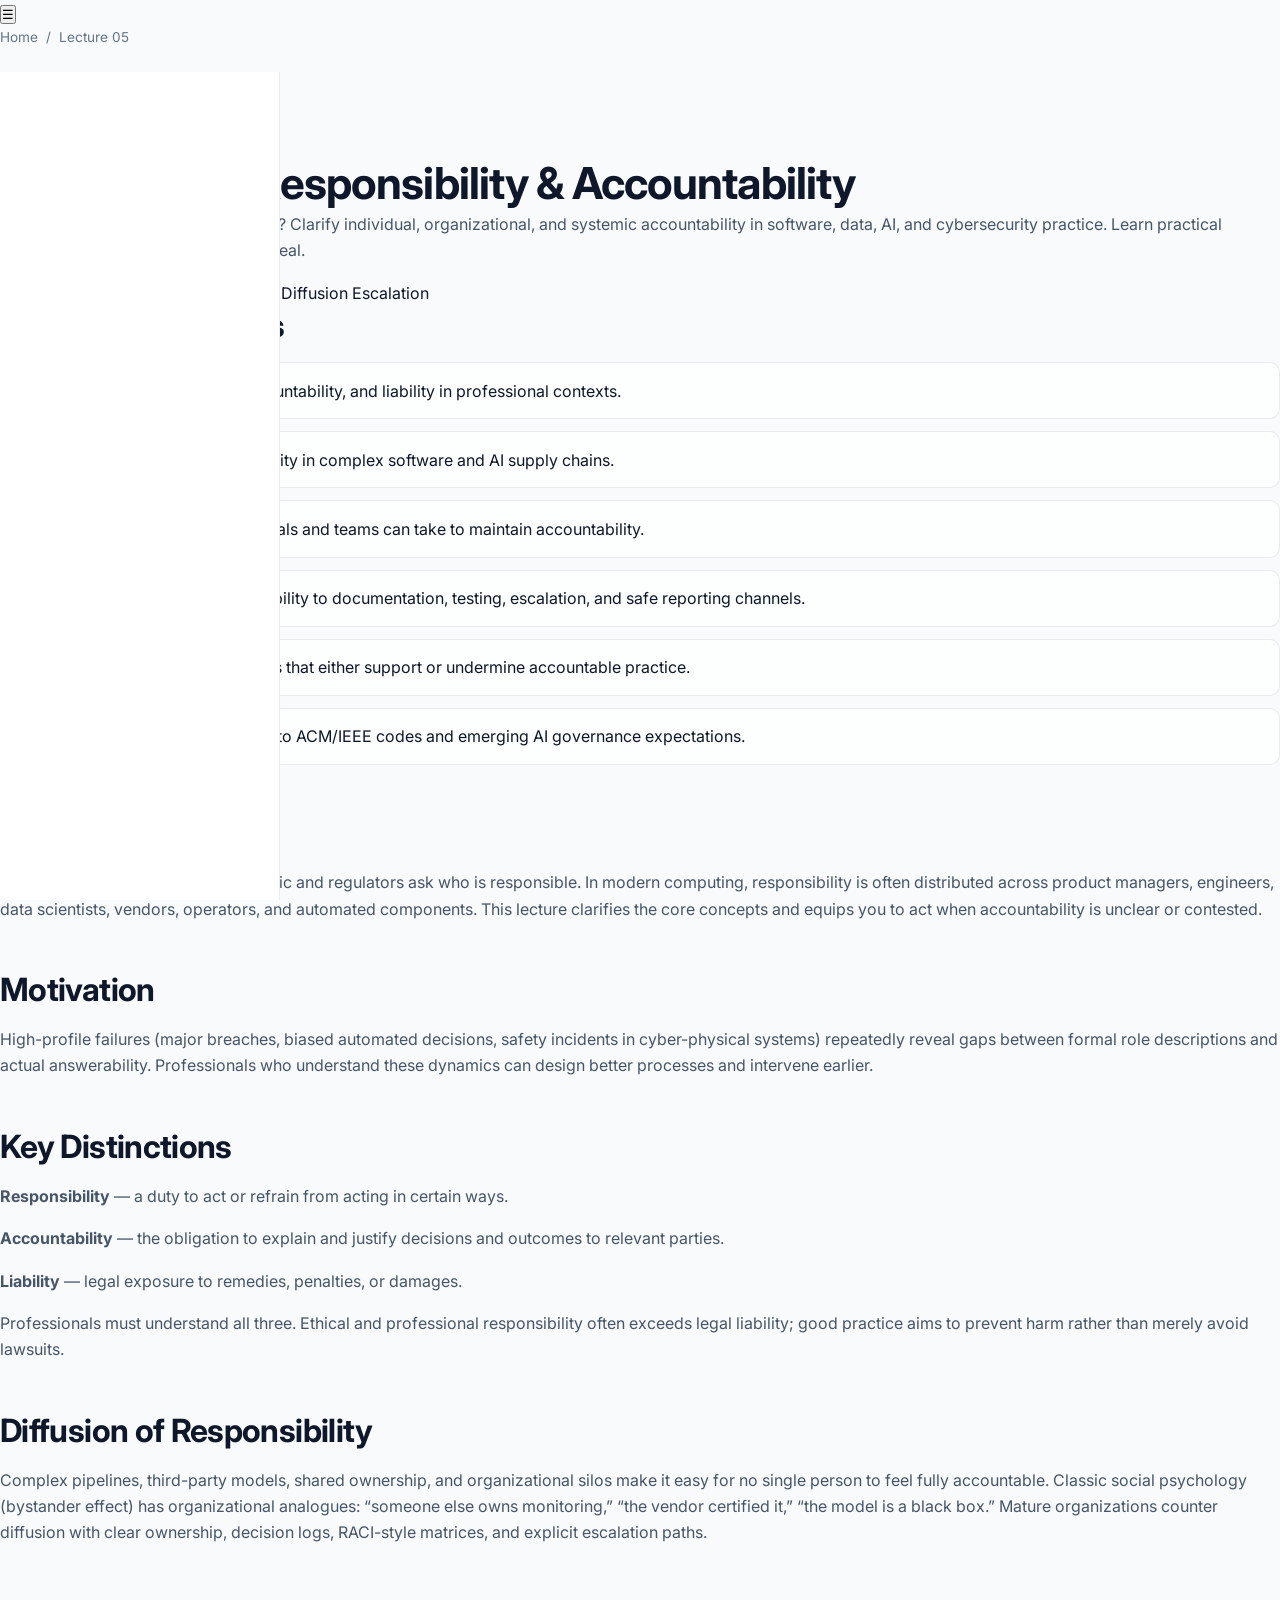
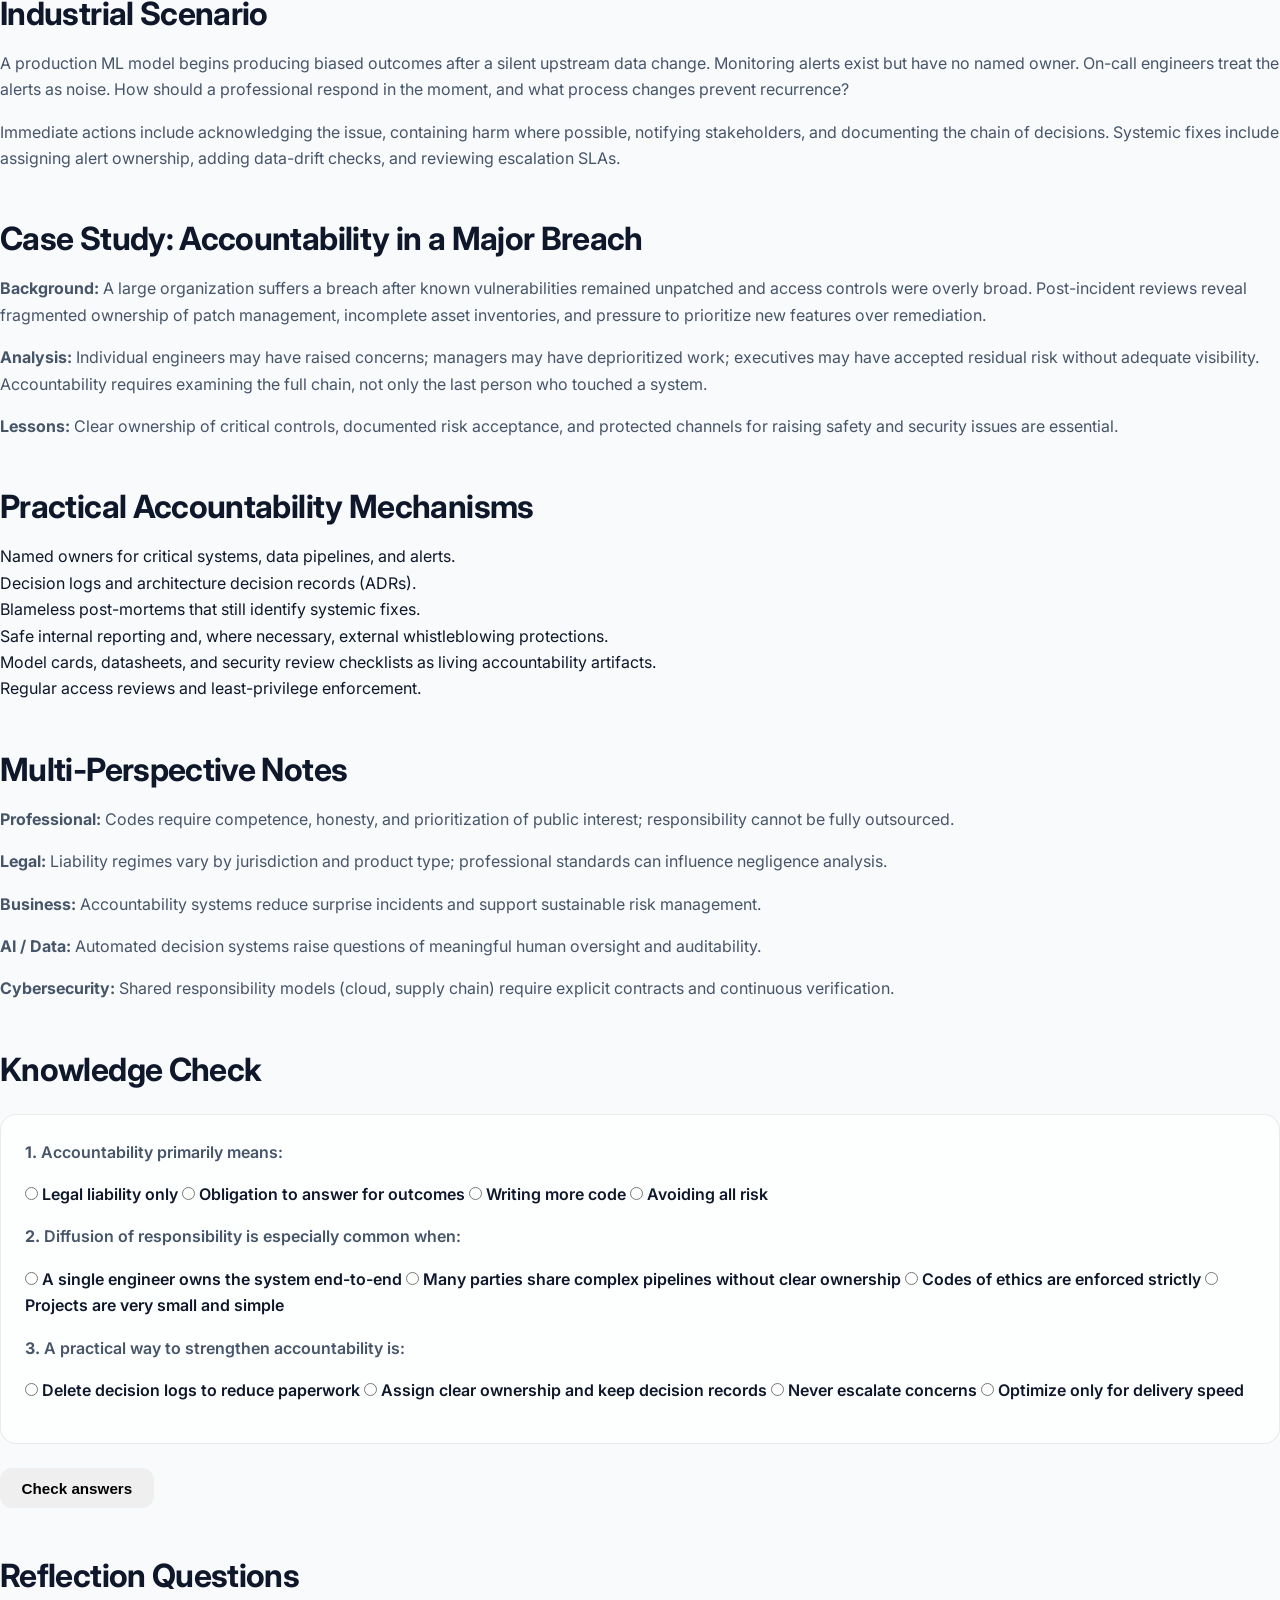
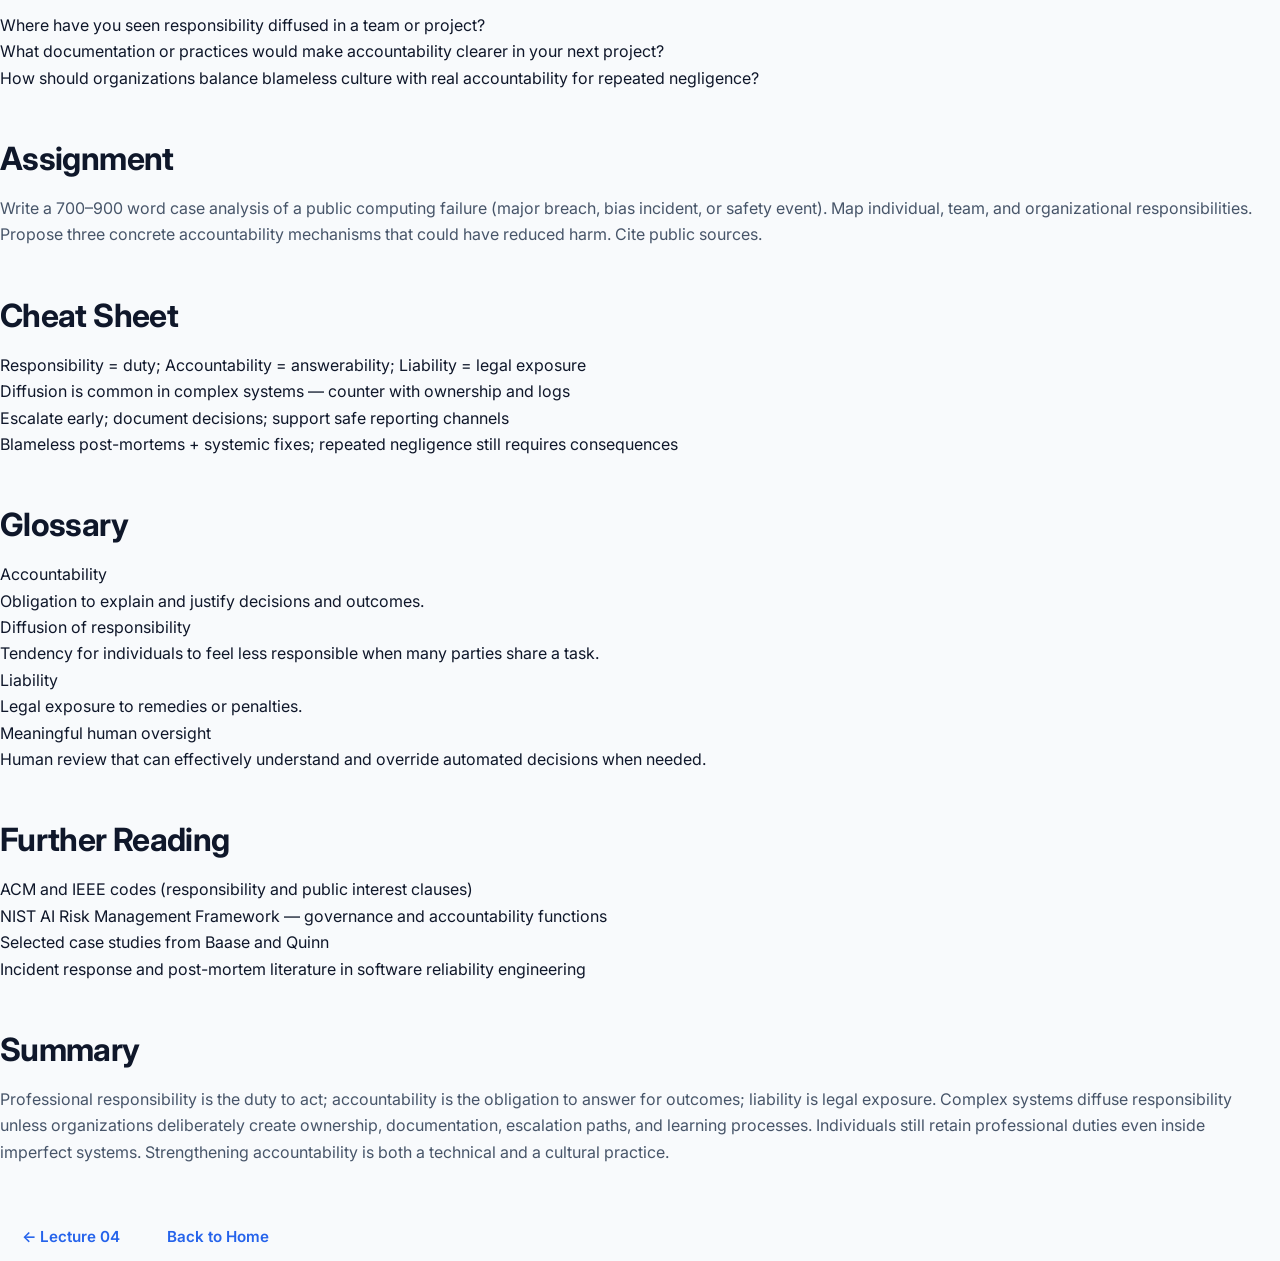
<file: lectures/lecture-05.html>
<!DOCTYPE html>
<html lang="en" data-theme="dark">
<head>
  <meta charset="UTF-8" />
  <meta name="viewport" content="width=device-width, initial-scale=1.0" />
  <meta name="description" content="Lecture 05: Professional Responsibility & Accountability in Computing — individual, organizational, and systemic accountability." />
  <title>Lecture 05 — Responsibility & Accountability | Professional Practices in Computing</title>
  <link rel="stylesheet" href="../css/styles.css" />
  <link rel="preconnect" href="https://fonts.googleapis.com" />
  <link rel="preconnect" href="https://fonts.gstatic.com" crossorigin />
  <link href="https://fonts.googleapis.com/css2?family=Inter:wght@400;500;600;700&family=JetBrains+Mono:wght@400;500&display=swap" rel="stylesheet" />
</head>
<body>
  <div class="app-shell">
    <aside id="sidebar" class="sidebar" aria-label="Course navigation"></aside>
    <main class="main-content">
      <header class="topbar">
        <button id="sidebar-toggle" class="icon-btn" aria-label="Toggle sidebar">☰</button>
        <nav class="breadcrumbs" aria-label="Breadcrumb">
          <a href="../index.html">Home</a> <span>/</span> <span>Lecture 05</span>
        </nav>
        <div class="topbar-actions">
          <button id="theme-toggle" class="icon-btn" aria-label="Toggle theme">🌙</button>
        </div>
      </header>

      <article class="lecture-article">
        <header class="lecture-hero glass-card">
          <p class="lecture-meta">Module 05 · Core Practice</p>
          <h1>Professional Responsibility & Accountability</h1>
          <p class="lead">Who is responsible when systems fail? Clarify individual, organizational, and systemic accountability in software, data, AI, and cybersecurity practice. Learn practical mechanisms that keep answerability real.</p>
          <div class="hero-tags">
            <span class="tag">Responsibility</span>
            <span class="tag">Accountability</span>
            <span class="tag">Liability</span>
            <span class="tag">Diffusion</span>
            <span class="tag">Escalation</span>
          </div>
        </header>

        <section class="section glass-card" id="objectives">
          <h2>Learning Objectives</h2>
          <ul class="objectives-list">
            <li>Distinguish responsibility, accountability, and liability in professional contexts.</li>
            <li>Analyze diffusion of responsibility in complex software and AI supply chains.</li>
            <li>Identify practical steps individuals and teams can take to maintain accountability.</li>
            <li>Connect professional responsibility to documentation, testing, escalation, and safe reporting channels.</li>
            <li>Evaluate organizational designs that either support or undermine accountable practice.</li>
            <li>Relate accountability concepts to ACM/IEEE codes and emerging AI governance expectations.</li>
          </ul>
        </section>

        <section class="section glass-card" id="introduction">
          <h2>Introduction</h2>
          <p>When a system causes harm, the public and regulators ask who is responsible. In modern computing, responsibility is often distributed across product managers, engineers, data scientists, vendors, operators, and automated components. This lecture clarifies the core concepts and equips you to act when accountability is unclear or contested.</p>
        </section>

        <section class="section glass-card" id="motivation">
          <h2>Motivation</h2>
          <p>High-profile failures (major breaches, biased automated decisions, safety incidents in cyber-physical systems) repeatedly reveal gaps between formal role descriptions and actual answerability. Professionals who understand these dynamics can design better processes and intervene earlier.</p>
        </section>

        <section class="section glass-card" id="concepts">
          <h2>Key Distinctions</h2>
          <p><strong>Responsibility</strong> — a duty to act or refrain from acting in certain ways.</p>
          <p><strong>Accountability</strong> — the obligation to explain and justify decisions and outcomes to relevant parties.</p>
          <p><strong>Liability</strong> — legal exposure to remedies, penalties, or damages.</p>
          <p>Professionals must understand all three. Ethical and professional responsibility often exceeds legal liability; good practice aims to prevent harm rather than merely avoid lawsuits.</p>
        </section>

        <section class="section glass-card" id="diffusion">
          <h2>Diffusion of Responsibility</h2>
          <p>Complex pipelines, third-party models, shared ownership, and organizational silos make it easy for no single person to feel fully accountable. Classic social psychology (bystander effect) has organizational analogues: “someone else owns monitoring,” “the vendor certified it,” “the model is a black box.” Mature organizations counter diffusion with clear ownership, decision logs, RACI-style matrices, and explicit escalation paths.</p>
        </section>

        <section class="section glass-card" id="industrial-scenario">
          <h2>Industrial Scenario</h2>
          <p>A production ML model begins producing biased outcomes after a silent upstream data change. Monitoring alerts exist but have no named owner. On-call engineers treat the alerts as noise. How should a professional respond in the moment, and what process changes prevent recurrence?</p>
          <p>Immediate actions include acknowledging the issue, containing harm where possible, notifying stakeholders, and documenting the chain of decisions. Systemic fixes include assigning alert ownership, adding data-drift checks, and reviewing escalation SLAs.</p>
        </section>

        <section class="section glass-card" id="case-study">
          <h2>Case Study: Accountability in a Major Breach</h2>
          <p><strong>Background:</strong> A large organization suffers a breach after known vulnerabilities remained unpatched and access controls were overly broad. Post-incident reviews reveal fragmented ownership of patch management, incomplete asset inventories, and pressure to prioritize new features over remediation.</p>
          <p><strong>Analysis:</strong> Individual engineers may have raised concerns; managers may have deprioritized work; executives may have accepted residual risk without adequate visibility. Accountability requires examining the full chain, not only the last person who touched a system.</p>
          <p><strong>Lessons:</strong> Clear ownership of critical controls, documented risk acceptance, and protected channels for raising safety and security issues are essential.</p>
        </section>

        <section class="section glass-card" id="mechanisms">
          <h2>Practical Accountability Mechanisms</h2>
          <ul>
            <li>Named owners for critical systems, data pipelines, and alerts.</li>
            <li>Decision logs and architecture decision records (ADRs).</li>
            <li>Blameless post-mortems that still identify systemic fixes.</li>
            <li>Safe internal reporting and, where necessary, external whistleblowing protections.</li>
            <li>Model cards, datasheets, and security review checklists as living accountability artifacts.</li>
            <li>Regular access reviews and least-privilege enforcement.</li>
          </ul>
        </section>

        <section class="section glass-card" id="perspectives">
          <h2>Multi-Perspective Notes</h2>
          <p><strong>Professional:</strong> Codes require competence, honesty, and prioritization of public interest; responsibility cannot be fully outsourced.</p>
          <p><strong>Legal:</strong> Liability regimes vary by jurisdiction and product type; professional standards can influence negligence analysis.</p>
          <p><strong>Business:</strong> Accountability systems reduce surprise incidents and support sustainable risk management.</p>
          <p><strong>AI / Data:</strong> Automated decision systems raise questions of meaningful human oversight and auditability.</p>
          <p><strong>Cybersecurity:</strong> Shared responsibility models (cloud, supply chain) require explicit contracts and continuous verification.</p>
        </section>

        <section class="section glass-card" id="knowledge-check">
          <h2>Knowledge Check</h2>
          <div class="quiz-container" data-quiz="lecture-05">
            <div class="quiz-question" data-correct="b">
              <p><strong>1.</strong> Accountability primarily means:</p>
              <label><input type="radio" name="q1" value="a" /> Legal liability only</label>
              <label><input type="radio" name="q1" value="b" /> Obligation to answer for outcomes</label>
              <label><input type="radio" name="q1" value="c" /> Writing more code</label>
              <label><input type="radio" name="q1" value="d" /> Avoiding all risk</label>
            </div>
            <div class="quiz-question" data-correct="b">
              <p><strong>2.</strong> Diffusion of responsibility is especially common when:</p>
              <label><input type="radio" name="q2" value="a" /> A single engineer owns the system end-to-end</label>
              <label><input type="radio" name="q2" value="b" /> Many parties share complex pipelines without clear ownership</label>
              <label><input type="radio" name="q2" value="c" /> Codes of ethics are enforced strictly</label>
              <label><input type="radio" name="q2" value="d" /> Projects are very small and simple</label>
            </div>
            <div class="quiz-question" data-correct="b">
              <p><strong>3.</strong> A practical way to strengthen accountability is:</p>
              <label><input type="radio" name="q3" value="a" /> Delete decision logs to reduce paperwork</label>
              <label><input type="radio" name="q3" value="b" /> Assign clear ownership and keep decision records</label>
              <label><input type="radio" name="q3" value="c" /> Never escalate concerns</label>
              <label><input type="radio" name="q3" value="d" /> Optimize only for delivery speed</label>
            </div>
          </div>
          <button class="btn primary" id="check-quiz">Check answers</button>
          <div id="quiz-feedback" class="quiz-feedback" hidden></div>
        </section>

        <section class="section glass-card" id="reflection">
          <h2>Reflection Questions</h2>
          <ol>
            <li>Where have you seen responsibility diffused in a team or project?</li>
            <li>What documentation or practices would make accountability clearer in your next project?</li>
            <li>How should organizations balance blameless culture with real accountability for repeated negligence?</li>
          </ol>
        </section>

        <section class="section glass-card" id="assignment">
          <h2>Assignment</h2>
          <p>Write a 700–900 word case analysis of a public computing failure (major breach, bias incident, or safety event). Map individual, team, and organizational responsibilities. Propose three concrete accountability mechanisms that could have reduced harm. Cite public sources.</p>
        </section>

        <section class="section glass-card" id="cheat-sheet">
          <h2>Cheat Sheet</h2>
          <ul>
            <li>Responsibility = duty; Accountability = answerability; Liability = legal exposure</li>
            <li>Diffusion is common in complex systems — counter with ownership and logs</li>
            <li>Escalate early; document decisions; support safe reporting channels</li>
            <li>Blameless post-mortems + systemic fixes; repeated negligence still requires consequences</li>
          </ul>
        </section>

        <section class="section glass-card" id="glossary">
          <h2>Glossary</h2>
          <dl>
            <dt>Accountability</dt>
            <dd>Obligation to explain and justify decisions and outcomes.</dd>
            <dt>Diffusion of responsibility</dt>
            <dd>Tendency for individuals to feel less responsible when many parties share a task.</dd>
            <dt>Liability</dt>
            <dd>Legal exposure to remedies or penalties.</dd>
            <dt>Meaningful human oversight</dt>
            <dd>Human review that can effectively understand and override automated decisions when needed.</dd>
          </dl>
        </section>

        <section class="section glass-card" id="further-reading">
          <h2>Further Reading</h2>
          <ul>
            <li>ACM and IEEE codes (responsibility and public interest clauses)</li>
            <li>NIST AI Risk Management Framework — governance and accountability functions</li>
            <li>Selected case studies from Baase and Quinn</li>
            <li>Incident response and post-mortem literature in software reliability engineering</li>
          </ul>
        </section>

        <section class="section glass-card" id="summary">
          <h2>Summary</h2>
          <p>Professional responsibility is the duty to act; accountability is the obligation to answer for outcomes; liability is legal exposure. Complex systems diffuse responsibility unless organizations deliberately create ownership, documentation, escalation paths, and learning processes. Individuals still retain professional duties even inside imperfect systems. Strengthening accountability is both a technical and a cultural practice.</p>
        </section>

        <nav class="lecture-nav">
          <a class="btn ghost" href="lecture-04.html">← Lecture 04</a>
          <a class="btn primary" href="../index.html">Back to Home</a>
        </nav>
      </article>
    </main>
  </div>
  <script src="../js/main.js"></script>
</body>
</html>
</file>
<file: css/styles.css>
/* =========================================================
   Professional Practices in Computing
   Modern, Glassmorphism, Dark/Light Mode, Responsive
   ========================================================= */

:root {
  /* Light Mode */
  --bg-primary: #f8fafc;
  --bg-secondary: #ffffff;
  --bg-card: rgba(255, 255, 255, 0.75);
  --bg-glass: rgba(255, 255, 255, 0.65);
  --text-primary: #0f172a;
  --text-secondary: #475569;
  --text-muted: #64748b;
  --accent: #2563eb;
  --accent-hover: #1d4ed8;
  --accent-soft: rgba(37, 99, 235, 0.12);
  --success: #059669;
  --warning: #d97706;
  --danger: #dc2626;
  --border: rgba(15, 23, 42, 0.08);
  --shadow: 0 8px 32px rgba(15, 23, 42, 0.08);
  --shadow-lg: 0 20px 40px rgba(15, 23, 42, 0.12);
  --radius: 16px;
  --radius-sm: 10px;
  --nav-height: 72px;
  --sidebar-width: 280px;
  --transition: all 0.25s cubic-bezier(0.4, 0, 0.2, 1);
  --font-sans: 'Inter', system-ui, -apple-system, BlinkMacSystemFont, 'Segoe UI', sans-serif;
  --font-mono: 'JetBrains Mono', 'Fira Code', monospace;
}

[data-theme="dark"] {
  --bg-primary: #0b1120;
  --bg-secondary: #111827;
  --bg-card: rgba(17, 24, 39, 0.75);
  --bg-glass: rgba(17, 24, 39, 0.65);
  --text-primary: #f1f5f9;
  --text-secondary: #cbd5e1;
  --text-muted: #94a3b8;
  --accent: #3b82f6;
  --accent-hover: #60a5fa;
  --accent-soft: rgba(59, 130, 246, 0.15);
  --success: #10b981;
  --warning: #f59e0b;
  --danger: #ef4444;
  --border: rgba(148, 163, 184, 0.12);
  --shadow: 0 8px 32px rgba(0, 0, 0, 0.35);
  --shadow-lg: 0 20px 40px rgba(0, 0, 0, 0.45);
}

*, *::before, *::after {
  box-sizing: border-box;
  margin: 0;
  padding: 0;
}

html {
  scroll-behavior: smooth;
  font-size: 16px;
}

body {
  font-family: var(--font-sans);
  background: var(--bg-primary);
  color: var(--text-primary);
  line-height: 1.65;
  min-height: 100vh;
  transition: background 0.3s ease, color 0.3s ease;
  overflow-x: hidden;
}

/* Typography */
h1, h2, h3, h4, h5, h6 {
  font-weight: 700;
  line-height: 1.25;
  letter-spacing: -0.02em;
  color: var(--text-primary);
}

h1 { font-size: clamp(2rem, 5vw, 2.75rem); }
h2 { font-size: clamp(1.5rem, 3.5vw, 2rem); margin-bottom: 1rem; }
h3 { font-size: 1.35rem; margin-bottom: 0.75rem; }
h4 { font-size: 1.15rem; }

p { margin-bottom: 1rem; color: var(--text-secondary); }
a { color: var(--accent); text-decoration: none; transition: var(--transition); }
a:hover { color: var(--accent-hover); }

/* Glassmorphism Cards */
.glass {
  background: var(--bg-glass);
  backdrop-filter: blur(16px);
  -webkit-backdrop-filter: blur(16px);
  border: 1px solid var(--border);
  border-radius: var(--radius);
  box-shadow: var(--shadow);
}

.card {
  background: var(--bg-card);
  backdrop-filter: blur(12px);
  border: 1px solid var(--border);
  border-radius: var(--radius);
  padding: 1.5rem;
  box-shadow: var(--shadow);
  transition: var(--transition);
}

.card:hover {
  box-shadow: var(--shadow-lg);
  transform: translateY(-2px);
}

/* ========== NAVBAR ========== */
.navbar {
  position: fixed;
  top: 0;
  left: 0;
  right: 0;
  height: var(--nav-height);
  z-index: 1000;
  background: var(--bg-glass);
  backdrop-filter: blur(20px);
  -webkit-backdrop-filter: blur(20px);
  border-bottom: 1px solid var(--border);
  display: flex;
  align-items: center;
  padding: 0 1.5rem;
}

.navbar-brand {
  display: flex;
  align-items: center;
  gap: 0.75rem;
  font-weight: 700;
  font-size: 1.15rem;
  color: var(--text-primary);
}

.navbar-brand .logo {
  width: 36px;
  height: 36px;
  background: linear-gradient(135deg, var(--accent), #8b5cf6);
  border-radius: 10px;
  display: flex;
  align-items: center;
  justify-content: center;
  color: white;
  font-weight: 800;
  font-size: 0.9rem;
}

.nav-actions {
  margin-left: auto;
  display: flex;
  align-items: center;
  gap: 0.75rem;
}

.btn-icon {
  width: 40px;
  height: 40px;
  border-radius: 10px;
  border: 1px solid var(--border);
  background: var(--bg-card);
  color: var(--text-primary);
  display: flex;
  align-items: center;
  justify-content: center;
  cursor: pointer;
  transition: var(--transition);
}

.btn-icon:hover {
  background: var(--accent-soft);
  border-color: var(--accent);
  color: var(--accent);
}

/* Search */
.search-box {
  position: relative;
  display: none;
}

@media (min-width: 768px) {
  .search-box { display: block; }
}

.search-box input {
  width: 220px;
  padding: 0.5rem 1rem 0.5rem 2.5rem;
  border-radius: 12px;
  border: 1px solid var(--border);
  background: var(--bg-card);
  color: var(--text-primary);
  font-size: 0.9rem;
  outline: none;
  transition: var(--transition);
}

.search-box input:focus {
  border-color: var(--accent);
  box-shadow: 0 0 0 3px var(--accent-soft);
}

.search-box svg {
  position: absolute;
  left: 0.75rem;
  top: 50%;
  transform: translateY(-50%);
  color: var(--text-muted);
  pointer-events: none;
}

/* ========== SIDEBAR ========== */
.sidebar {
  position: fixed;
  top: var(--nav-height);
  left: 0;
  width: var(--sidebar-width);
  height: calc(100vh - var(--nav-height));
  background: var(--bg-secondary);
  border-right: 1px solid var(--border);
  overflow-y: auto;
  padding: 1.25rem 0.75rem;
  z-index: 900;
  transition: transform 0.3s ease;
}

.sidebar.collapsed {
  transform: translateX(-100%);
}

.sidebar-section {
  margin-bottom: 1.5rem;
}

.sidebar-title {
  font-size: 0.7rem;
  font-weight: 600;
  text-transform: uppercase;
  letter-spacing: 0.08em;
  color: var(--text-muted);
  padding: 0 0.75rem;
  margin-bottom: 0.5rem;
}

.sidebar-link {
  display: flex;
  align-items: center;
  gap: 0.6rem;
  padding: 0.55rem 0.75rem;
  border-radius: 10px;
  color: var(--text-secondary);
  font-size: 0.9rem;
  font-weight: 500;
  transition: var(--transition);
  margin-bottom: 2px;
}

.sidebar-link:hover,
.sidebar-link.active {
  background: var(--accent-soft);
  color: var(--accent);
}

.sidebar-link .num {
  font-size: 0.75rem;
  font-weight: 600;
  width: 22px;
  height: 22px;
  border-radius: 6px;
  background: var(--bg-primary);
  display: flex;
  align-items: center;
  justify-content: center;
  color: var(--text-muted);
}

.sidebar-link.active .num {
  background: var(--accent);
  color: white;
}

/* ========== MAIN CONTENT ========== */
.main-wrapper {
  margin-left: var(--sidebar-width);
  margin-top: var(--nav-height);
  min-height: calc(100vh - var(--nav-height));
  transition: margin-left 0.3s ease;
}

.main-wrapper.full {
  margin-left: 0;
}

.content {
  max-width: 860px;
  margin: 0 auto;
  padding: 2rem 1.5rem 4rem;
}

/* Breadcrumbs */
.breadcrumbs {
  display: flex;
  align-items: center;
  gap: 0.5rem;
  font-size: 0.85rem;
  color: var(--text-muted);
  margin-bottom: 1.5rem;
  flex-wrap: wrap;
}

.breadcrumbs a { color: var(--text-muted); }
.breadcrumbs a:hover { color: var(--accent); }
.breadcrumbs .sep { opacity: 0.5; }

/* Hero / Lecture Header */
.lecture-header {
  margin-bottom: 2.5rem;
}

.lecture-badge {
  display: inline-flex;
  align-items: center;
  gap: 0.4rem;
  padding: 0.35rem 0.85rem;
  background: var(--accent-soft);
  color: var(--accent);
  border-radius: 999px;
  font-size: 0.8rem;
  font-weight: 600;
  margin-bottom: 1rem;
}

.lecture-meta {
  display: flex;
  flex-wrap: wrap;
  gap: 1rem;
  margin-top: 1rem;
  font-size: 0.9rem;
  color: var(--text-muted);
}

.lecture-meta span {
  display: flex;
  align-items: center;
  gap: 0.35rem;
}

/* Sections */
.section {
  margin-bottom: 3rem;
}

.section-header {
  display: flex;
  align-items: center;
  gap: 0.75rem;
  margin-bottom: 1.25rem;
}

.section-icon {
  width: 40px;
  height: 40px;
  border-radius: 12px;
  background: var(--accent-soft);
  color: var(--accent);
  display: flex;
  align-items: center;
  justify-content: center;
  flex-shrink: 0;
}

/* Objectives */
.objectives-list {
  list-style: none;
  display: grid;
  gap: 0.75rem;
}

.objectives-list li {
  display: flex;
  gap: 0.75rem;
  padding: 0.9rem 1.1rem;
  background: var(--bg-card);
  border: 1px solid var(--border);
  border-radius: var(--radius-sm);
}

.objectives-list li::before {
  content: "✓";
  color: var(--success);
  font-weight: 700;
  flex-shrink: 0;
}

/* Callout boxes */
.callout {
  padding: 1.25rem 1.5rem;
  border-radius: var(--radius);
  border-left: 4px solid;
  margin: 1.5rem 0;
}

.callout-info {
  background: var(--accent-soft);
  border-color: var(--accent);
}

.callout-warning {
  background: rgba(217, 119, 6, 0.1);
  border-color: var(--warning);
}

.callout-success {
  background: rgba(5, 150, 105, 0.1);
  border-color: var(--success);
}

.callout-title {
  font-weight: 600;
  margin-bottom: 0.4rem;
  color: var(--text-primary);
}

/* Perspective cards */
.perspective-grid {
  display: grid;
  grid-template-columns: repeat(auto-fit, minmax(240px, 1fr));
  gap: 1rem;
  margin: 1.5rem 0;
}

.perspective-card {
  padding: 1.25rem;
  border-radius: var(--radius);
  border: 1px solid var(--border);
  background: var(--bg-card);
}

.perspective-card h4 {
  display: flex;
  align-items: center;
  gap: 0.5rem;
  margin-bottom: 0.6rem;
  font-size: 1rem;
}

/* Interactive Quiz */
.quiz-container {
  background: var(--bg-card);
  border: 1px solid var(--border);
  border-radius: var(--radius);
  padding: 1.5rem;
  margin: 1.5rem 0;
}

.quiz-question {
  font-weight: 600;
  margin-bottom: 1rem;
  color: var(--text-primary);
}

.quiz-options {
  display: grid;
  gap: 0.6rem;
}

.quiz-option {
  padding: 0.85rem 1.1rem;
  border: 1px solid var(--border);
  border-radius: 10px;
  cursor: pointer;
  transition: var(--transition);
  background: var(--bg-primary);
  color: var(--text-secondary);
}

.quiz-option:hover {
  border-color: var(--accent);
  background: var(--accent-soft);
}

.quiz-option.selected {
  border-color: var(--accent);
  background: var(--accent-soft);
  color: var(--accent);
  font-weight: 500;
}

.quiz-option.correct {
  border-color: var(--success);
  background: rgba(5, 150, 105, 0.12);
  color: var(--success);
}

.quiz-option.incorrect {
  border-color: var(--danger);
  background: rgba(220, 38, 38, 0.1);
  color: var(--danger);
}

.quiz-feedback {
  margin-top: 1rem;
  padding: 0.9rem 1.1rem;
  border-radius: 10px;
  font-size: 0.95rem;
  display: none;
}

.quiz-feedback.show {
  display: block;
}

.quiz-feedback.correct {
  background: rgba(5, 150, 105, 0.12);
  color: var(--success);
}

.quiz-feedback.incorrect {
  background: rgba(220, 38, 38, 0.1);
  color: var(--danger);
}

/* Reflection */
.reflection-box {
  background: linear-gradient(135deg, var(--accent-soft), rgba(139, 92, 246, 0.08));
  border: 1px solid var(--border);
  border-radius: var(--radius);
  padding: 1.5rem;
  margin: 1.5rem 0;
}

.reflection-box textarea {
  width: 100%;
  min-height: 100px;
  padding: 0.9rem;
  border-radius: 10px;
  border: 1px solid var(--border);
  background: var(--bg-primary);
  color: var(--text-primary);
  font-family: inherit;
  resize: vertical;
  margin-top: 0.75rem;
}

/* Progress bar */
.progress-bar-container {
  height: 4px;
  background: var(--border);
  border-radius: 2px;
  overflow: hidden;
  margin: 1.5rem 0;
}

.progress-bar {
  height: 100%;
  background: linear-gradient(90deg, var(--accent), #8b5cf6);
  width: 0%;
  transition: width 0.4s ease;
}

/* Buttons */
.btn {
  display: inline-flex;
  align-items: center;
  gap: 0.5rem;
  padding: 0.7rem 1.35rem;
  border-radius: 12px;
  font-weight: 600;
  font-size: 0.95rem;
  border: none;
  cursor: pointer;
  transition: var(--transition);
  text-decoration: none;
}

.btn-primary {
  background: var(--accent);
  color: white;
}

.btn-primary:hover {
  background: var(--accent-hover);
  color: white;
  transform: translateY(-1px);
}

.btn-outline {
  background: transparent;
  border: 1px solid var(--border);
  color: var(--text-primary);
}

.btn-outline:hover {
  border-color: var(--accent);
  color: var(--accent);
  background: var(--accent-soft);
}

.btn-sm {
  padding: 0.45rem 0.9rem;
  font-size: 0.85rem;
}

/* Timeline */
.timeline {
  position: relative;
  padding-left: 2rem;
  margin: 1.5rem 0;
}

.timeline::before {
  content: "";
  position: absolute;
  left: 7px;
  top: 0;
  bottom: 0;
  width: 2px;
  background: var(--border);
}

.timeline-item {
  position: relative;
  margin-bottom: 1.5rem;
}

.timeline-item::before {
  content: "";
  position: absolute;
  left: -2rem;
  top: 0.35rem;
  width: 14px;
  height: 14px;
  border-radius: 50%;
  background: var(--accent);
  border: 3px solid var(--bg-primary);
}

.timeline-year {
  font-weight: 700;
  color: var(--accent);
  font-size: 0.9rem;
}

/* Cheat sheet */
.cheatsheet {
  display: grid;
  gap: 0.75rem;
}

.cheatsheet-item {
  display: grid;
  grid-template-columns: 140px 1fr;
  gap: 1rem;
  padding: 0.85rem 1rem;
  background: var(--bg-card);
  border-radius: 10px;
  border: 1px solid var(--border);
  font-size: 0.95rem;
}

.cheatsheet-item strong {
  color: var(--accent);
}

/* Glossary */
.glossary-term {
  margin-bottom: 1rem;
  padding-bottom: 1rem;
  border-bottom: 1px solid var(--border);
}

.glossary-term:last-child {
  border-bottom: none;
}

.glossary-term dt {
  font-weight: 600;
  color: var(--text-primary);
  margin-bottom: 0.25rem;
}

.glossary-term dd {
  color: var(--text-secondary);
  font-size: 0.95rem;
}

/* Footer */
.site-footer {
  margin-top: 4rem;
  padding: 2rem 1.5rem;
  border-top: 1px solid var(--border);
  text-align: center;
  color: var(--text-muted);
  font-size: 0.9rem;
}

/* Mobile */
@media (max-width: 991px) {
  .sidebar {
    transform: translateX(-100%);
  }
  .sidebar.open {
    transform: translateX(0);
  }
  .main-wrapper {
    margin-left: 0;
  }
  .overlay {
    display: none;
    position: fixed;
    inset: 0;
    background: rgba(0,0,0,0.5);
    z-index: 850;
  }
  .overlay.show {
    display: block;
  }
}

/* Home page specific */
.hero {
  padding: 4rem 1.5rem 3rem;
  text-align: center;
  max-width: 900px;
  margin: 0 auto;
}

.hero h1 {
  margin-bottom: 1rem;
  background: linear-gradient(135deg, var(--text-primary), var(--accent));
  -webkit-background-clip: text;
  -webkit-text-fill-color: transparent;
  background-clip: text;
}

.hero-sub {
  font-size: 1.2rem;
  color: var(--text-secondary);
  max-width: 640px;
  margin: 0 auto 2rem;
}

.feature-grid {
  display: grid;
  grid-template-columns: repeat(auto-fit, minmax(260px, 1fr));
  gap: 1.25rem;
  max-width: 1100px;
  margin: 2rem auto;
  padding: 0 1.5rem;
}

.feature-card {
  padding: 1.5rem;
  border-radius: var(--radius);
  border: 1px solid var(--border);
  background: var(--bg-card);
  transition: var(--transition);
}

.feature-card:hover {
  transform: translateY(-4px);
  box-shadow: var(--shadow-lg);
}

.feature-icon {
  width: 48px;
  height: 48px;
  border-radius: 14px;
  background: var(--accent-soft);
  color: var(--accent);
  display: flex;
  align-items: center;
  justify-content: center;
  margin-bottom: 1rem;
  font-size: 1.4rem;
}

/* Lecture grid on home */
.lecture-grid {
  display: grid;
  grid-template-columns: repeat(auto-fill, minmax(280px, 1fr));
  gap: 1rem;
  max-width: 1100px;
  margin: 0 auto;
  padding: 0 1.5rem 3rem;
}

.lecture-card {
  padding: 1.25rem;
  border-radius: var(--radius);
  border: 1px solid var(--border);
  background: var(--bg-card);
  transition: var(--transition);
  display: flex;
  flex-direction: column;
  gap: 0.5rem;
}

.lecture-card:hover {
  border-color: var(--accent);
  box-shadow: var(--shadow);
}

.lecture-card .num {
  font-size: 0.8rem;
  font-weight: 700;
  color: var(--accent);
}

.lecture-card h3 {
  font-size: 1.05rem;
  margin: 0;
}

.lecture-card p {
  font-size: 0.9rem;
  margin: 0;
  flex-grow: 1;
}

/* Utility */
.text-center { text-align: center; }
.mt-1 { margin-top: 0.5rem; }
.mt-2 { margin-top: 1rem; }
.mt-3 { margin-top: 1.5rem; }
.mb-2 { margin-bottom: 1rem; }
.flex { display: flex; }
.gap-2 { gap: 0.75rem; }
.items-center { align-items: center; }
.justify-between { justify-content: space-between; }
.flex-wrap { flex-wrap: wrap; }

/* SVG container */
.svg-container {
  margin: 1.5rem 0;
  padding: 1.5rem;
  background: var(--bg-card);
  border: 1px solid var(--border);
  border-radius: var(--radius);
  overflow-x: auto;
  text-align: center;
}

.svg-container svg {
  max-width: 100%;
  height: auto;
}

/* Activity cards */
.activity-card {
  border: 2px dashed var(--border);
  border-radius: var(--radius);
  padding: 1.5rem;
  margin: 1.5rem 0;
  background: var(--bg-primary);
}

.activity-card h4 {
  color: var(--accent);
  margin-bottom: 0.75rem;
}

/* Completion badge */
.completion-badge {
  display: inline-flex;
  align-items: center;
  gap: 0.5rem;
  padding: 0.5rem 1rem;
  background: rgba(5, 150, 105, 0.12);
  color: var(--success);
  border-radius: 999px;
  font-weight: 600;
  font-size: 0.9rem;
}

/* Print */
@media print {
  .navbar, .sidebar, .btn-icon, .nav-actions { display: none !important; }
  .main-wrapper { margin: 0 !important; }
  body { background: white; color: black; }
}
</file>
